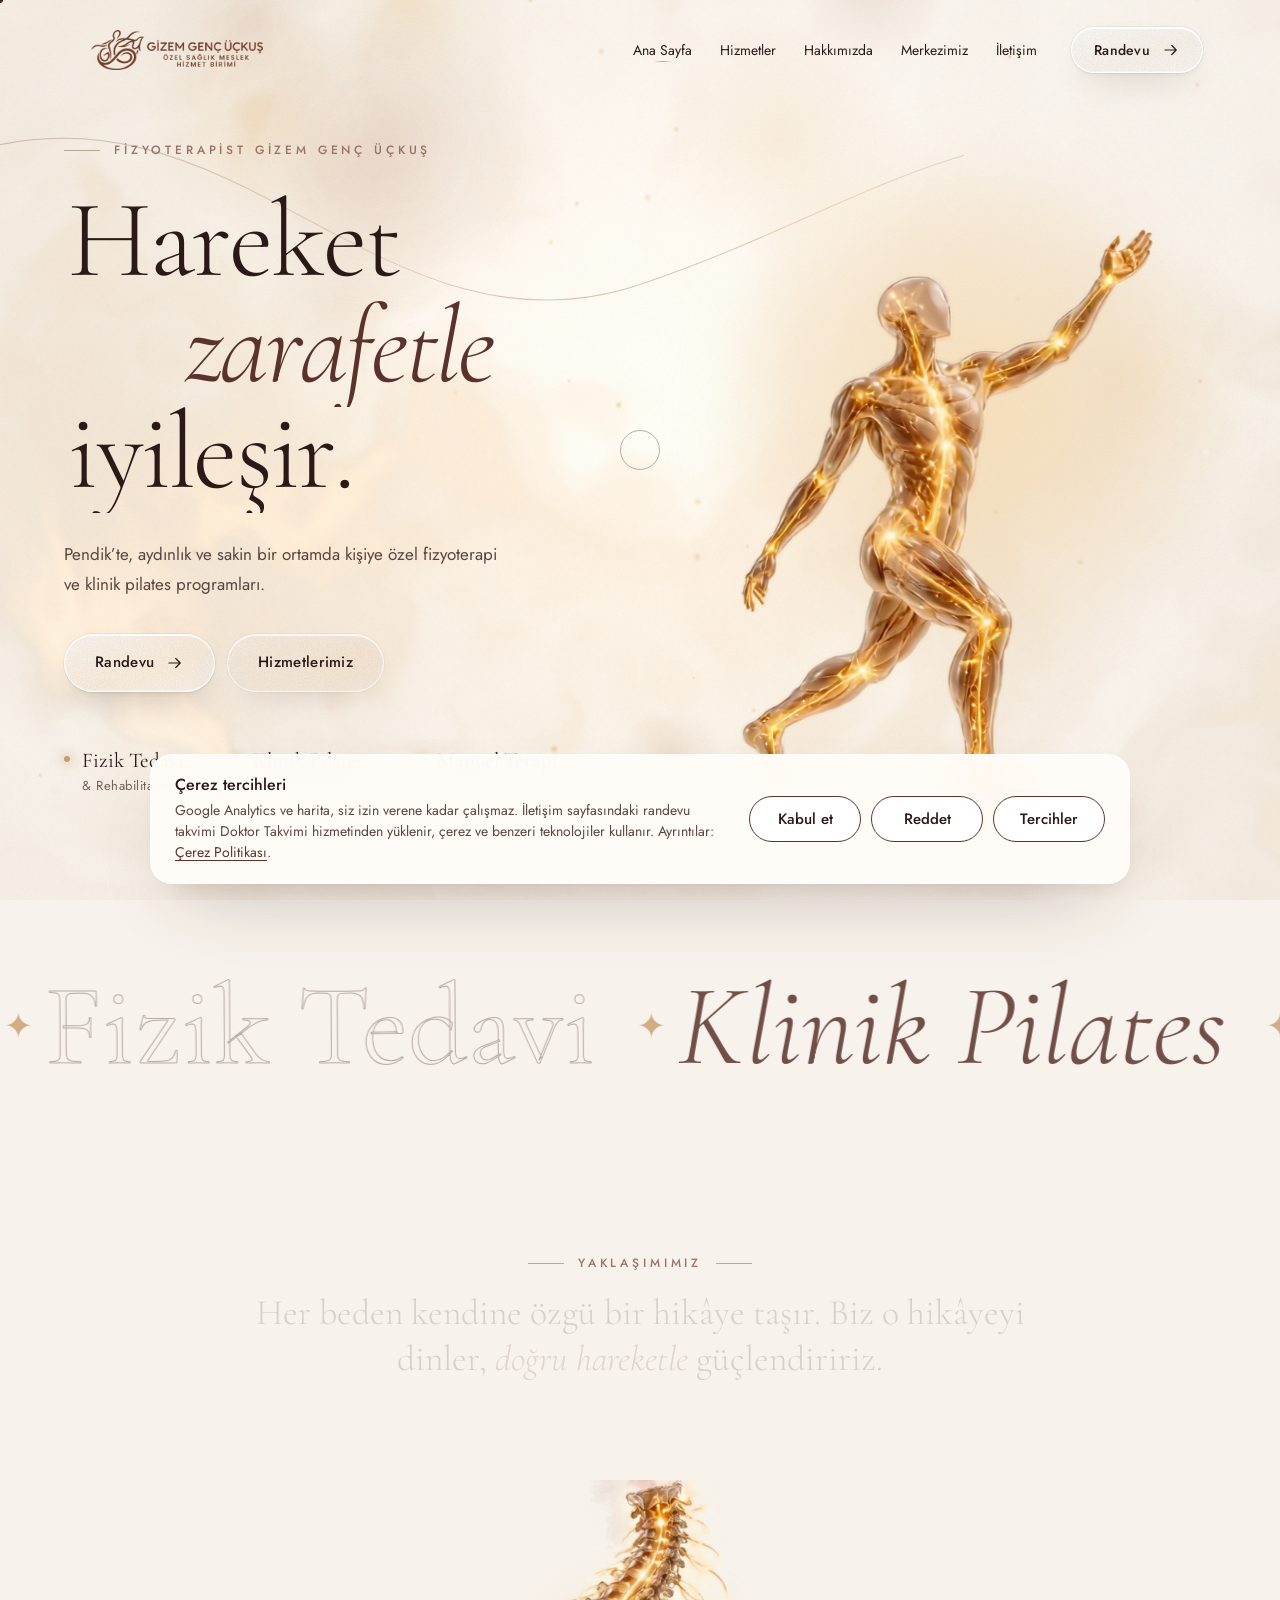
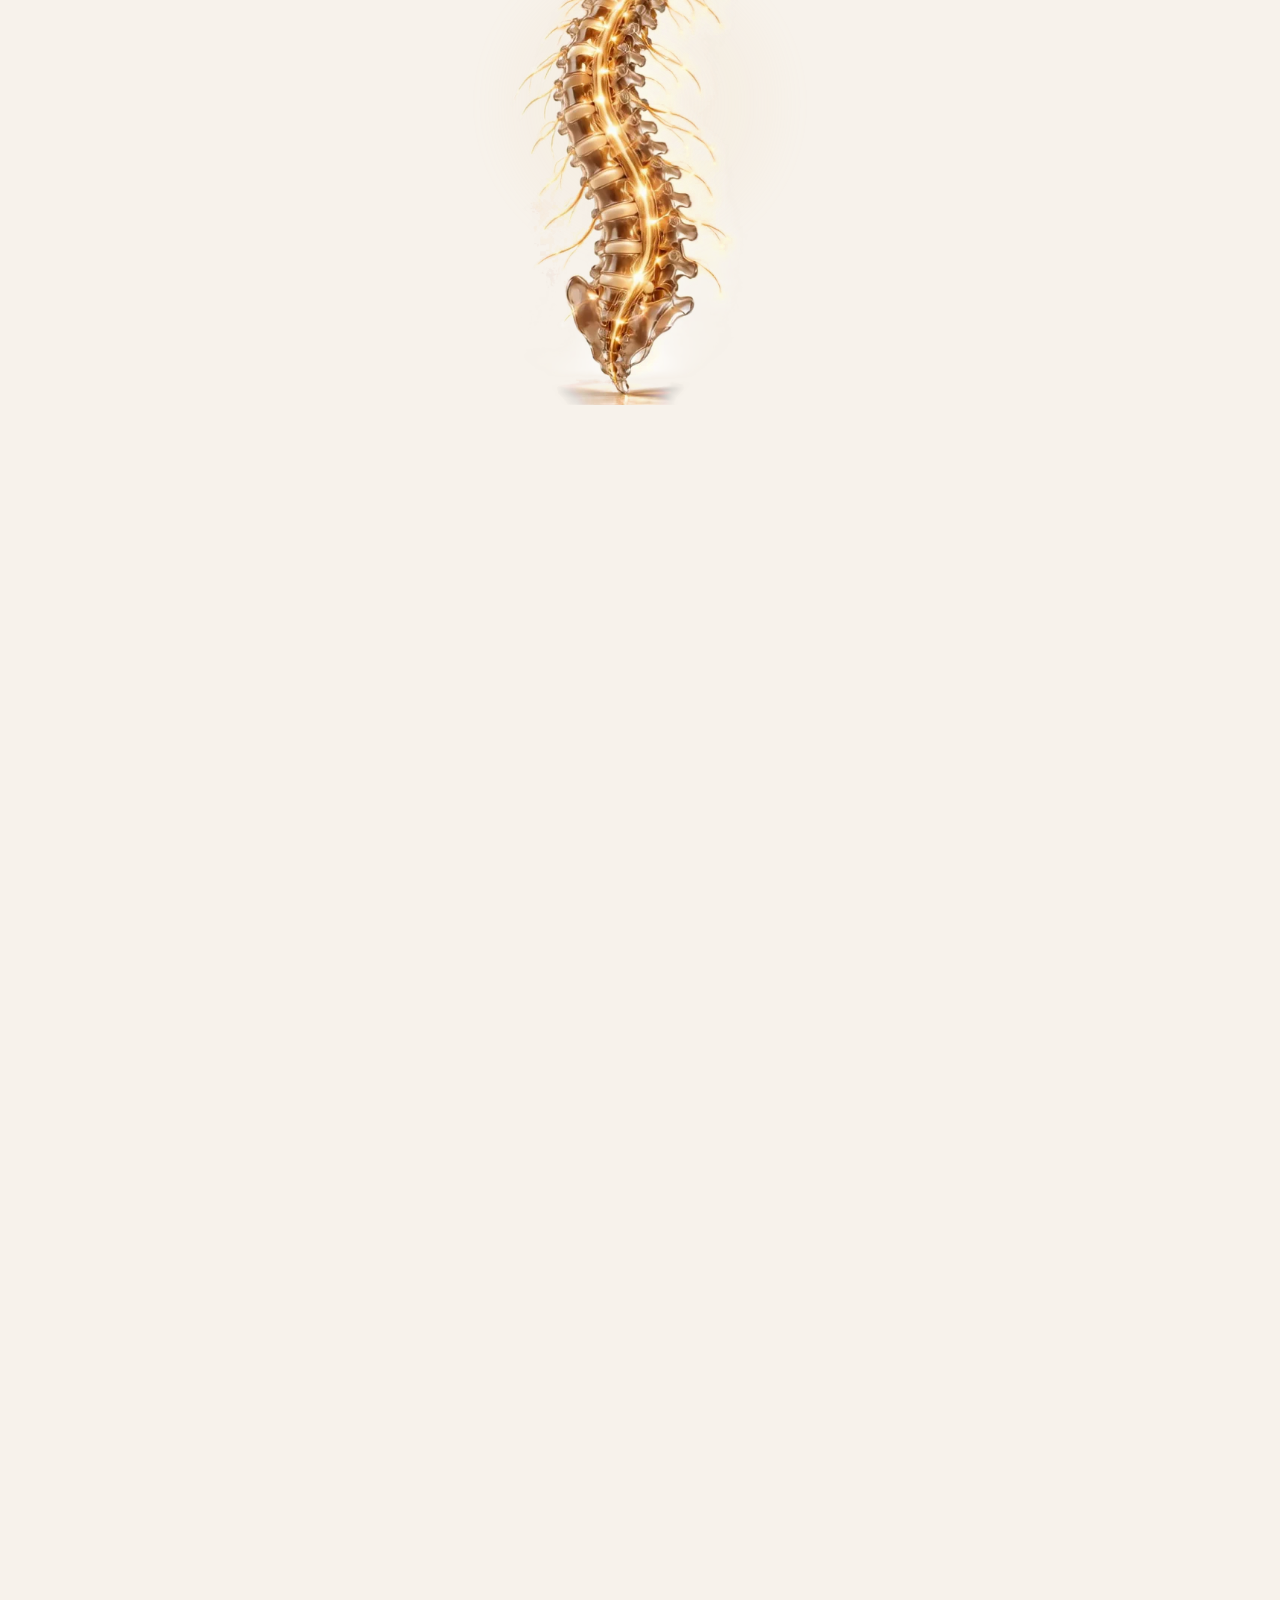
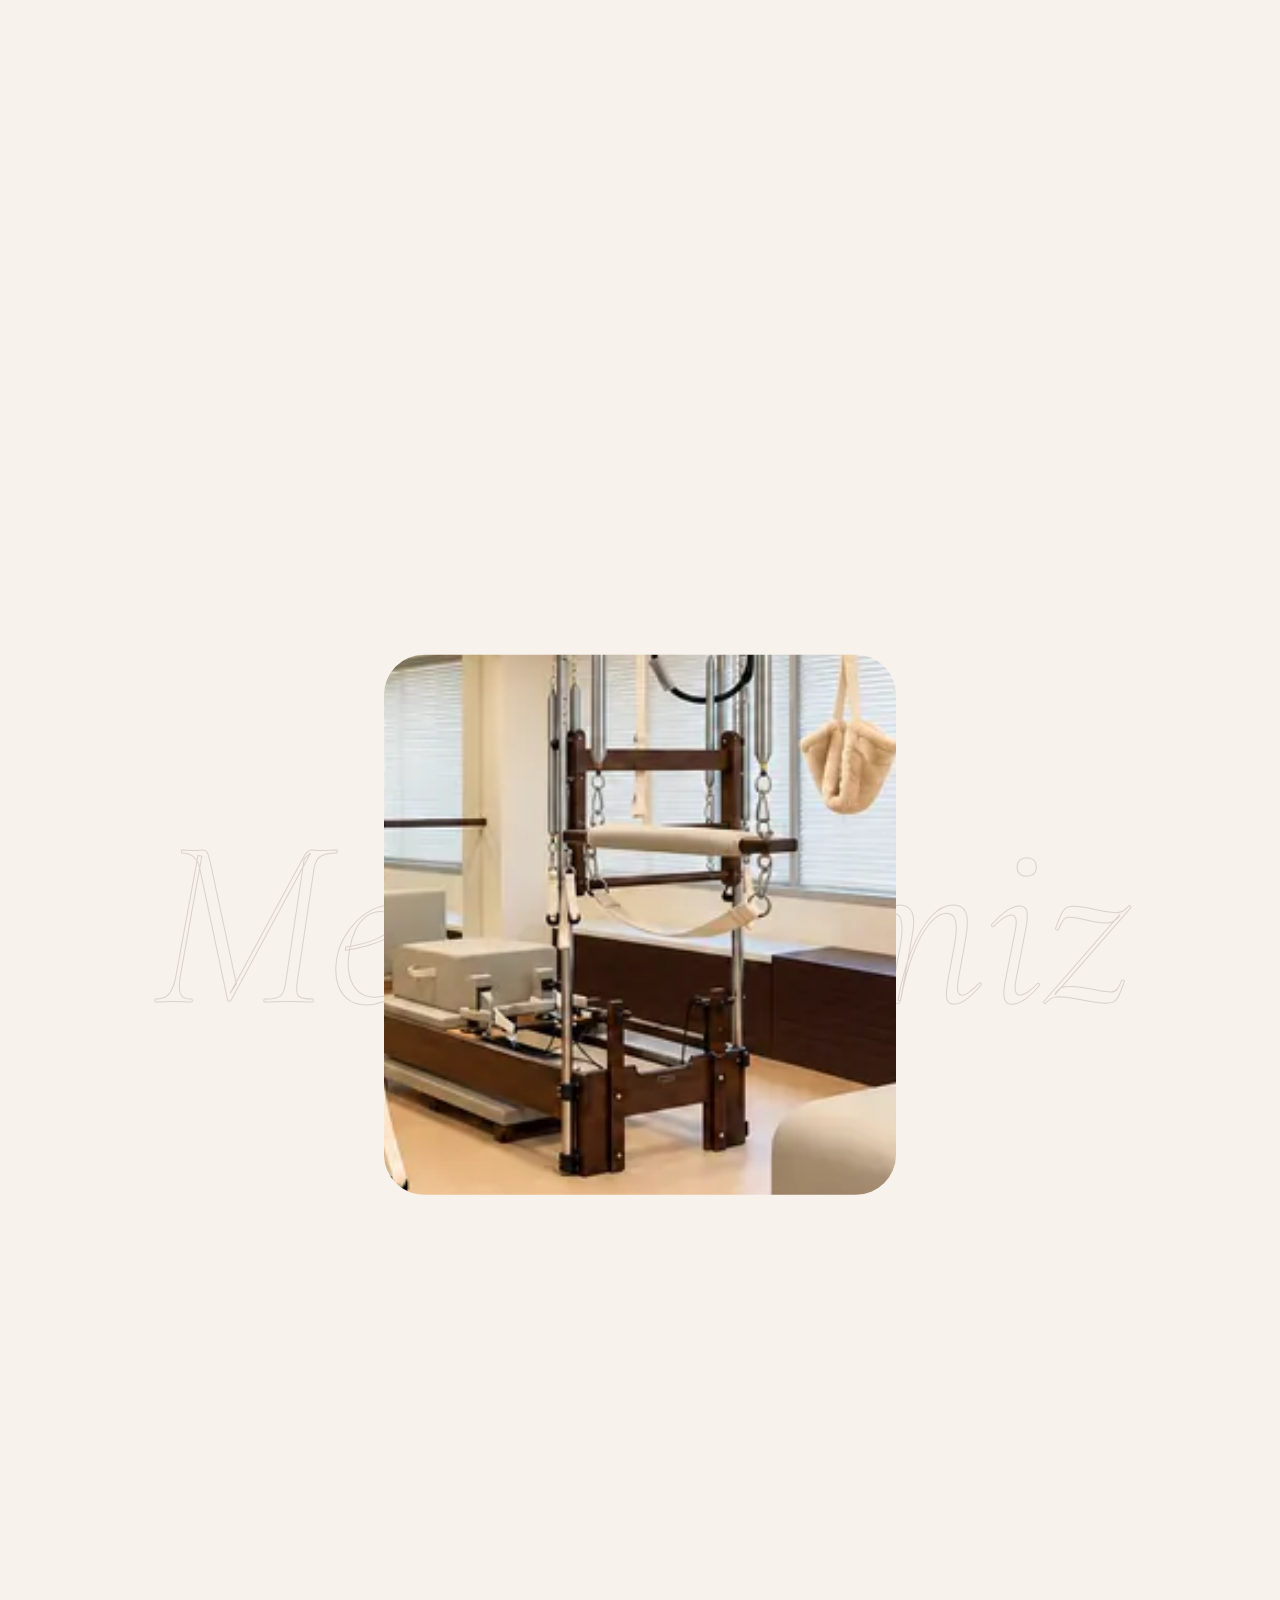
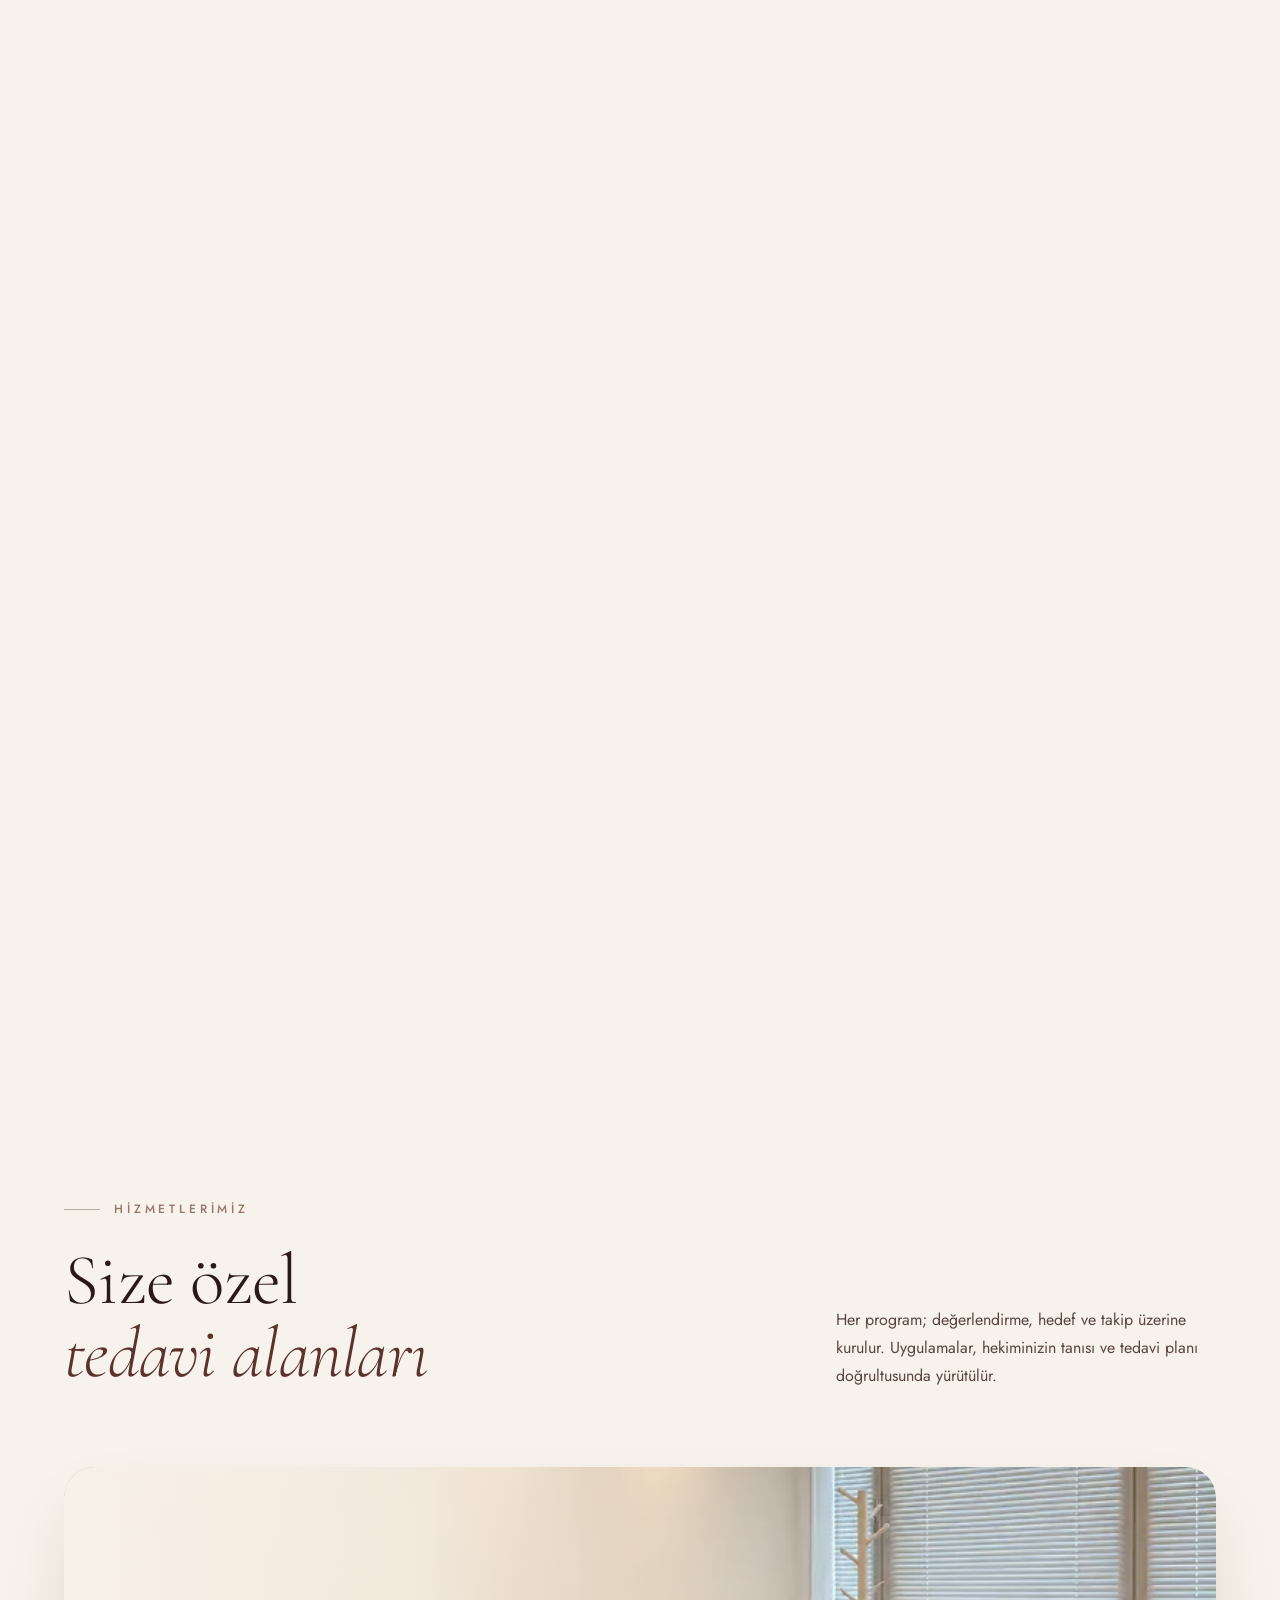
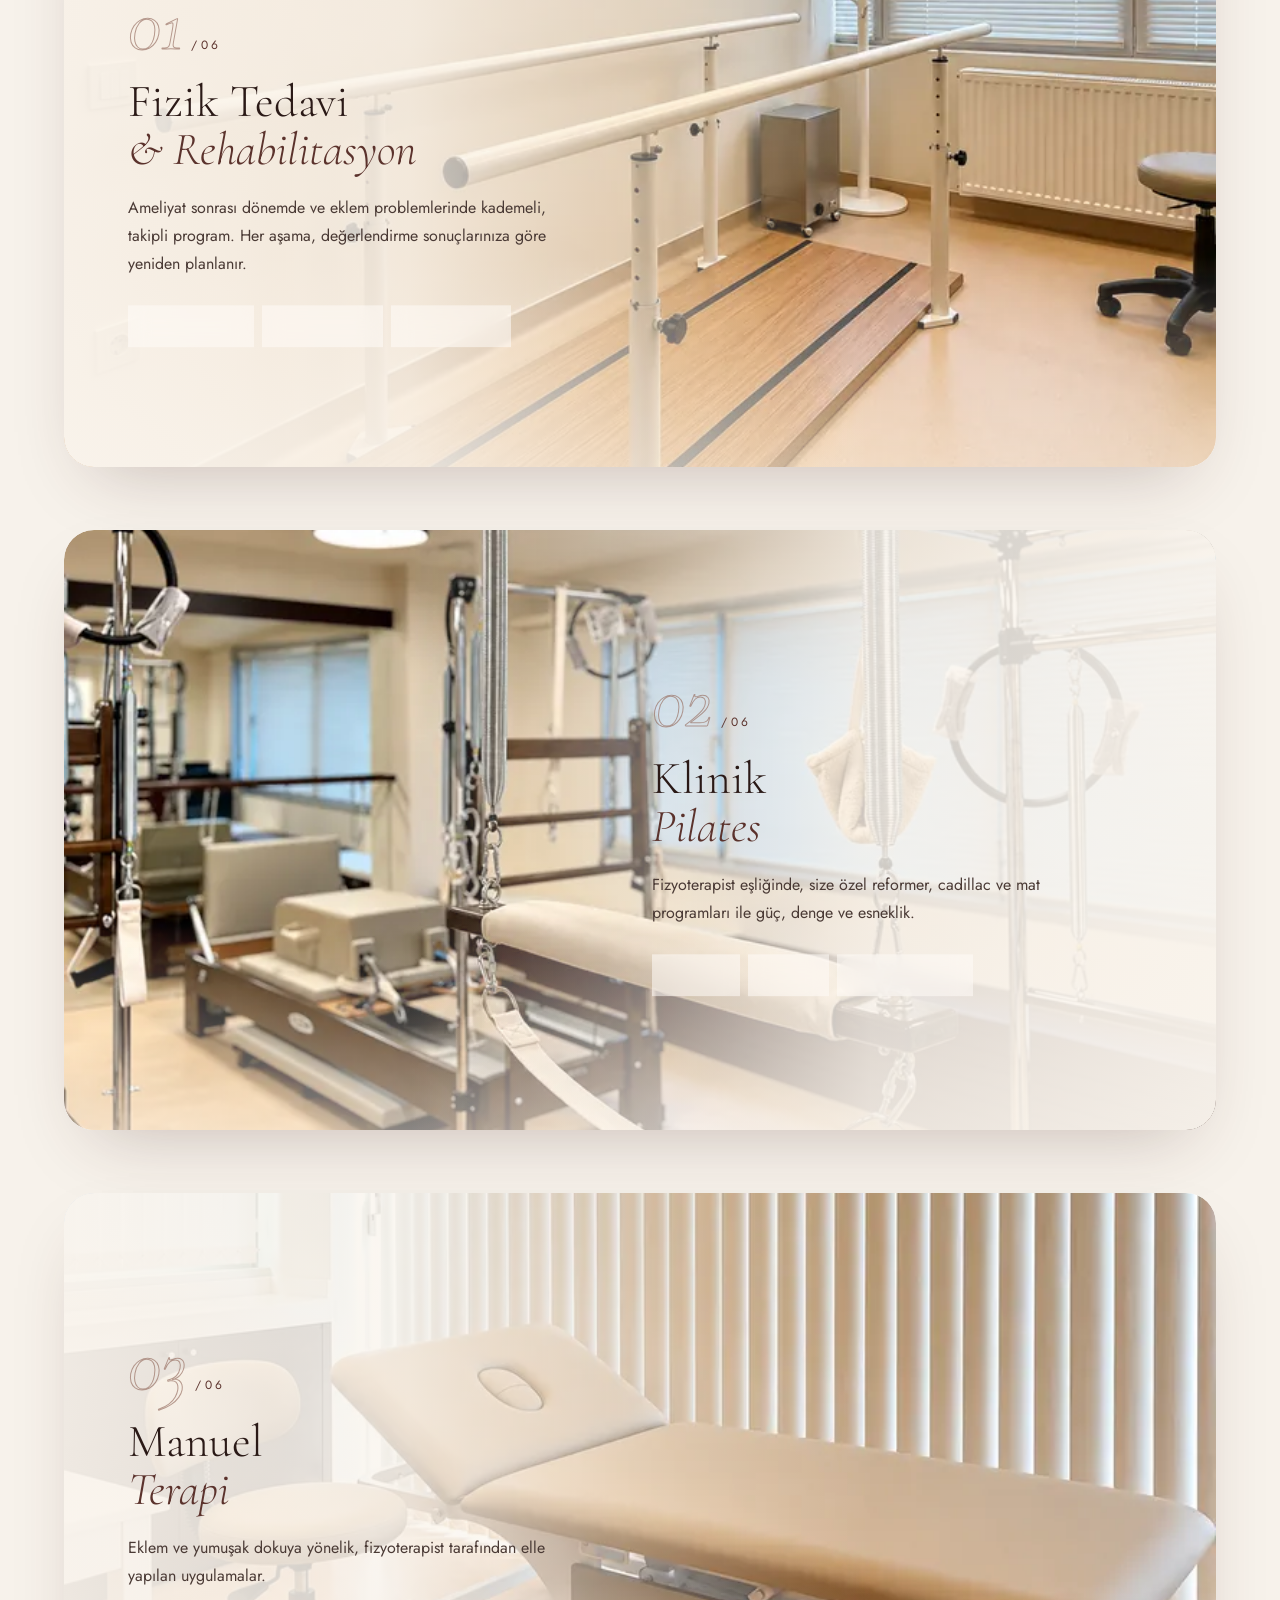
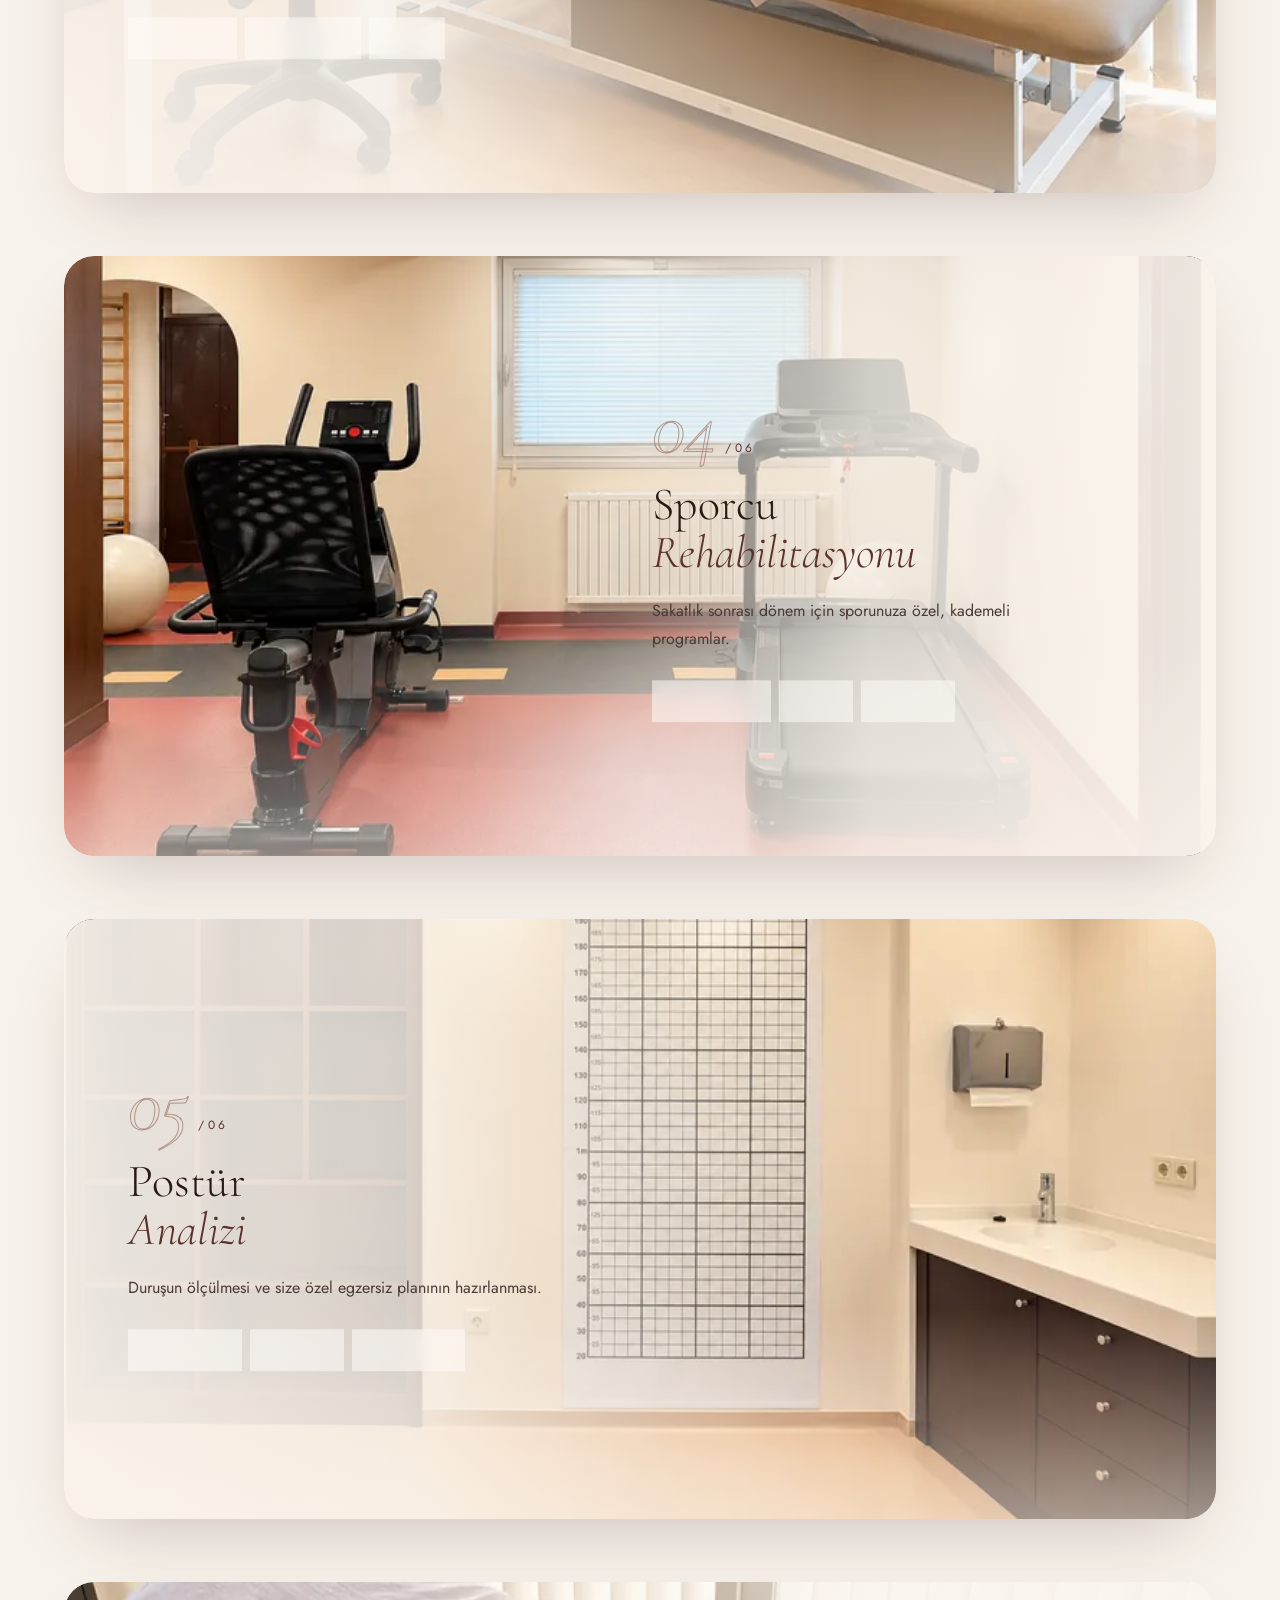
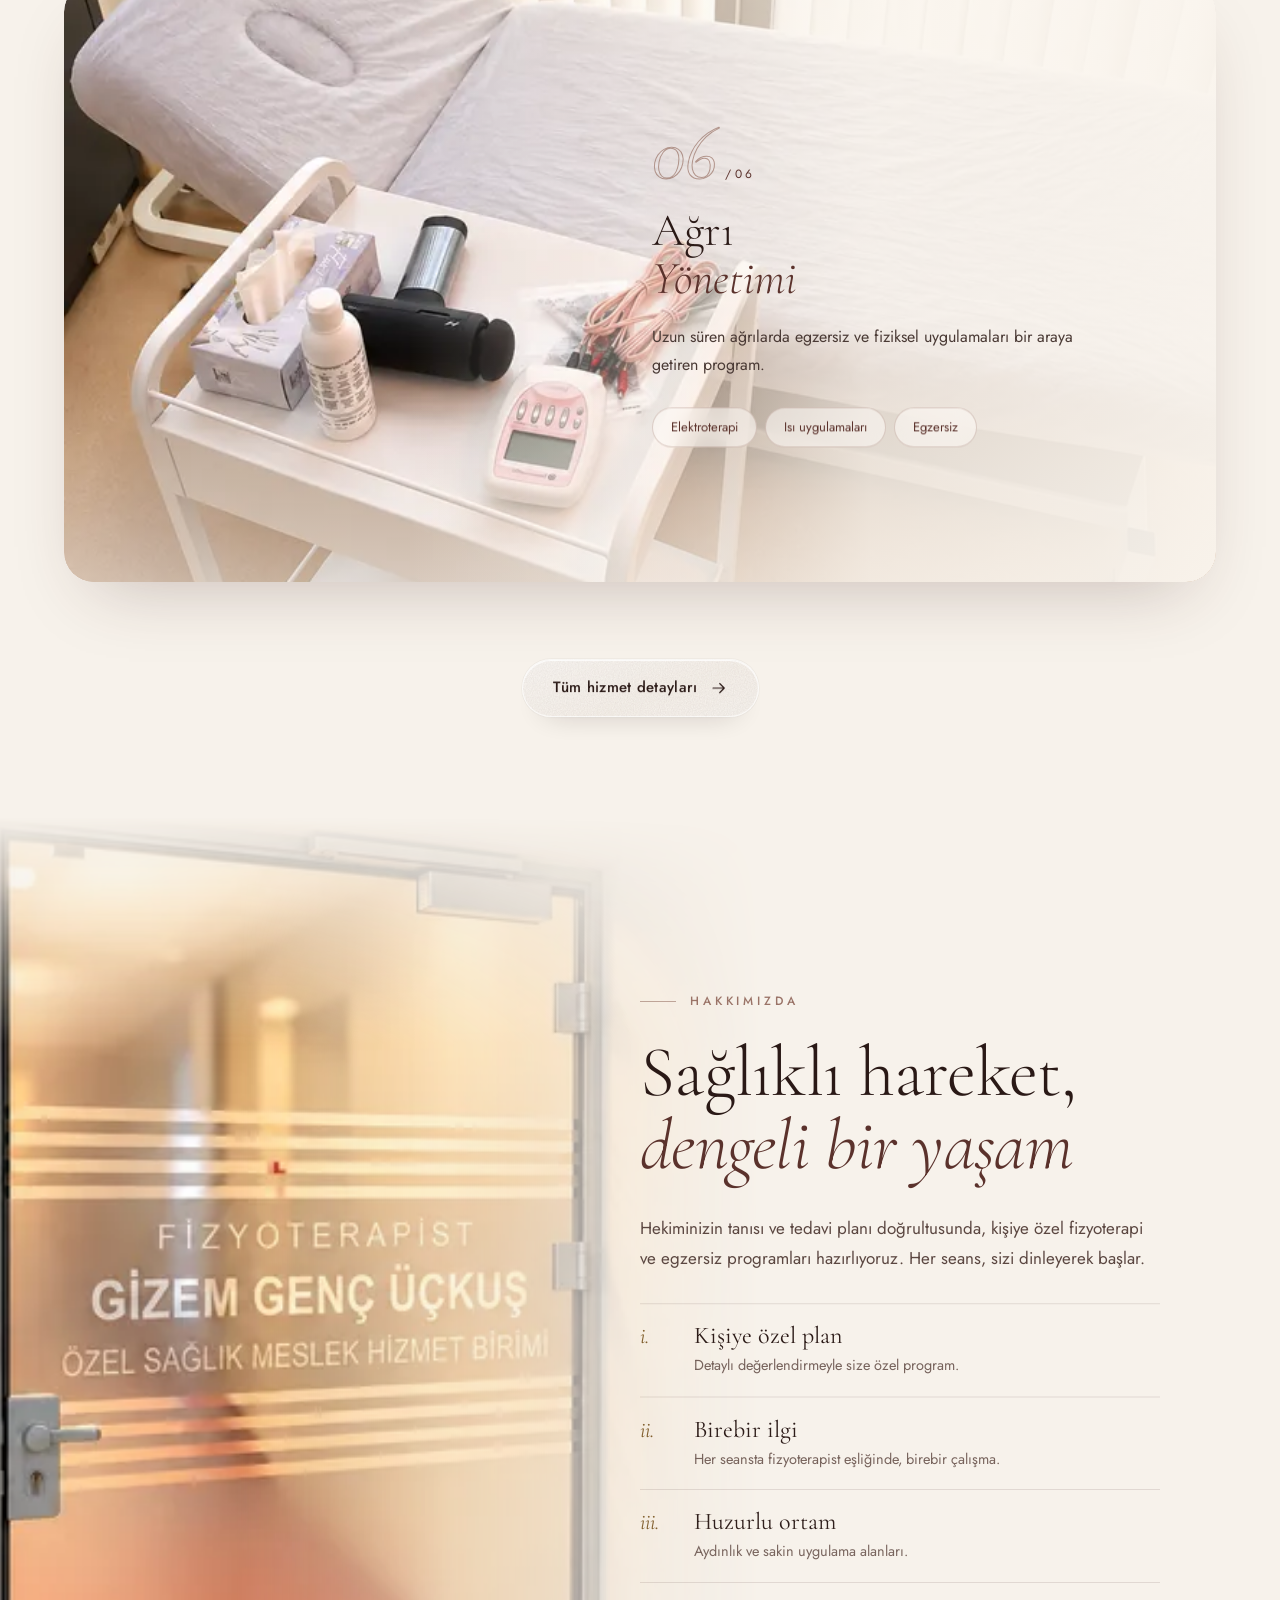
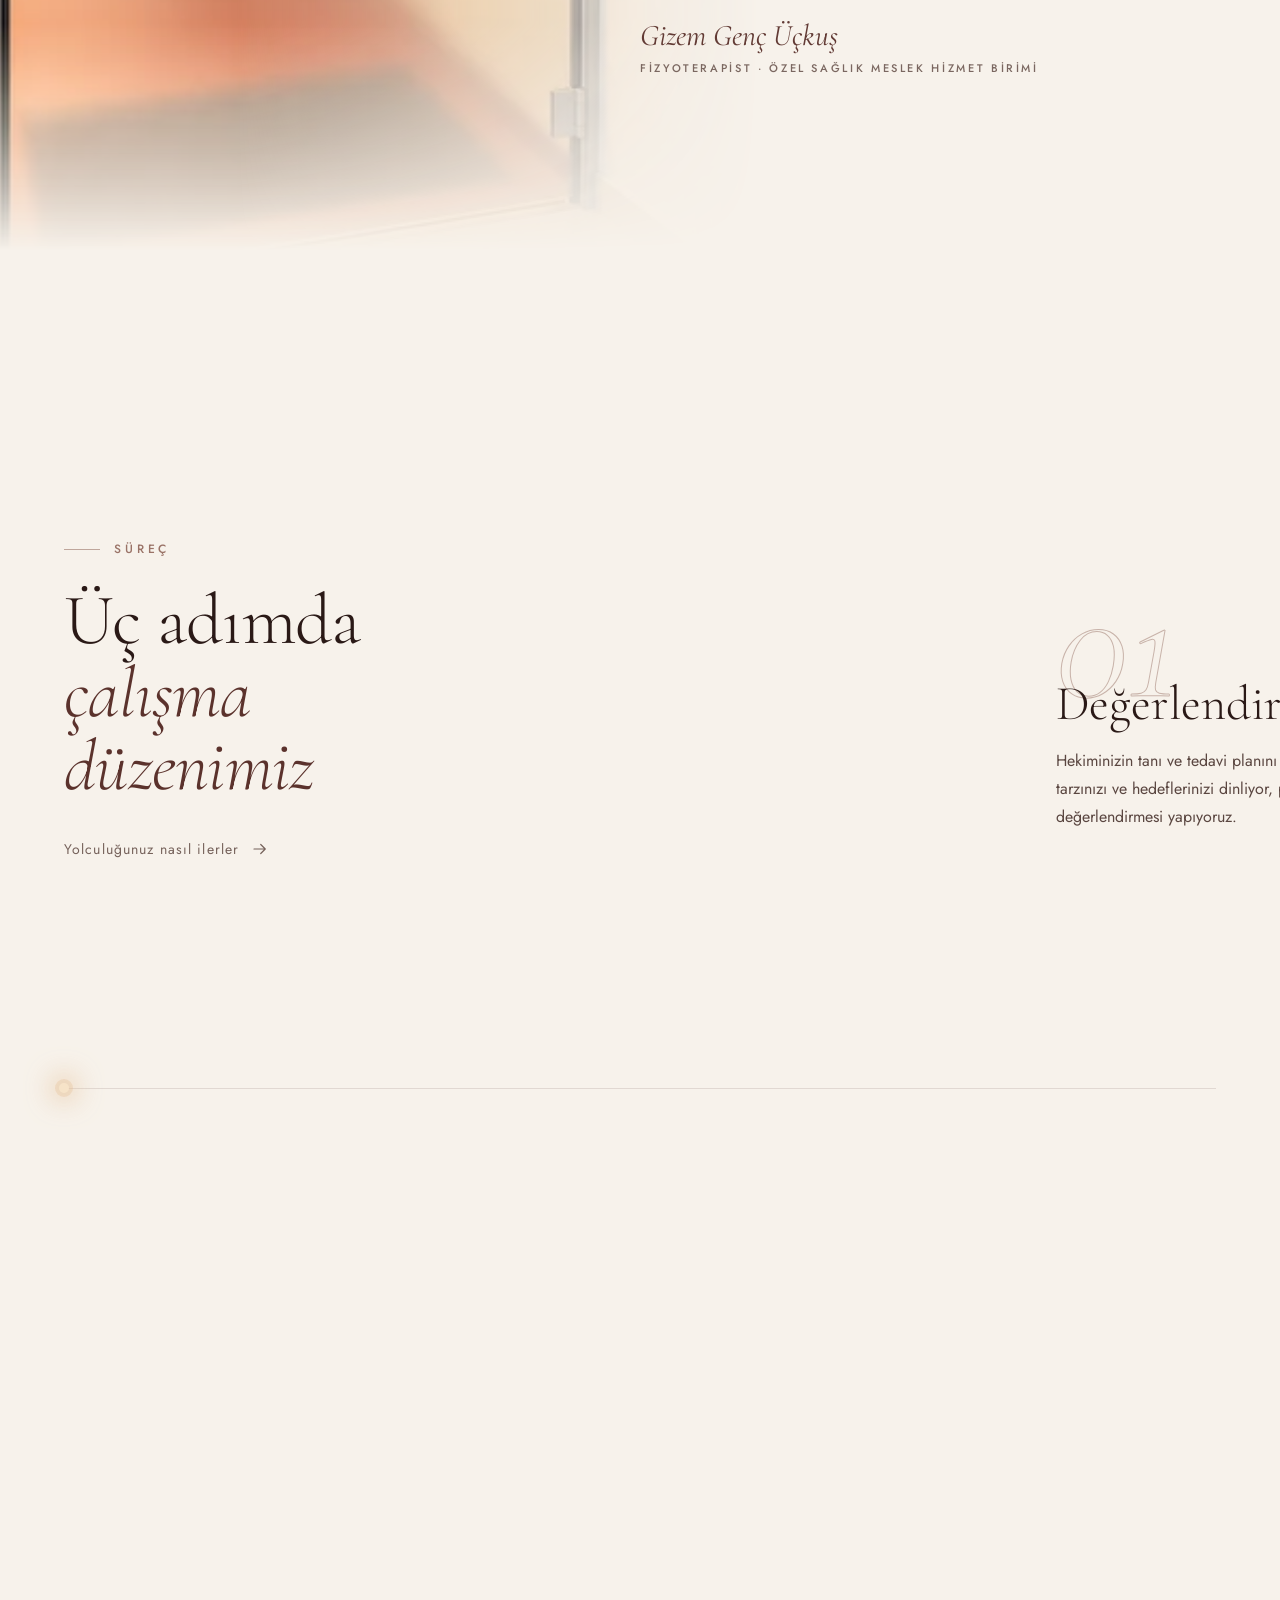
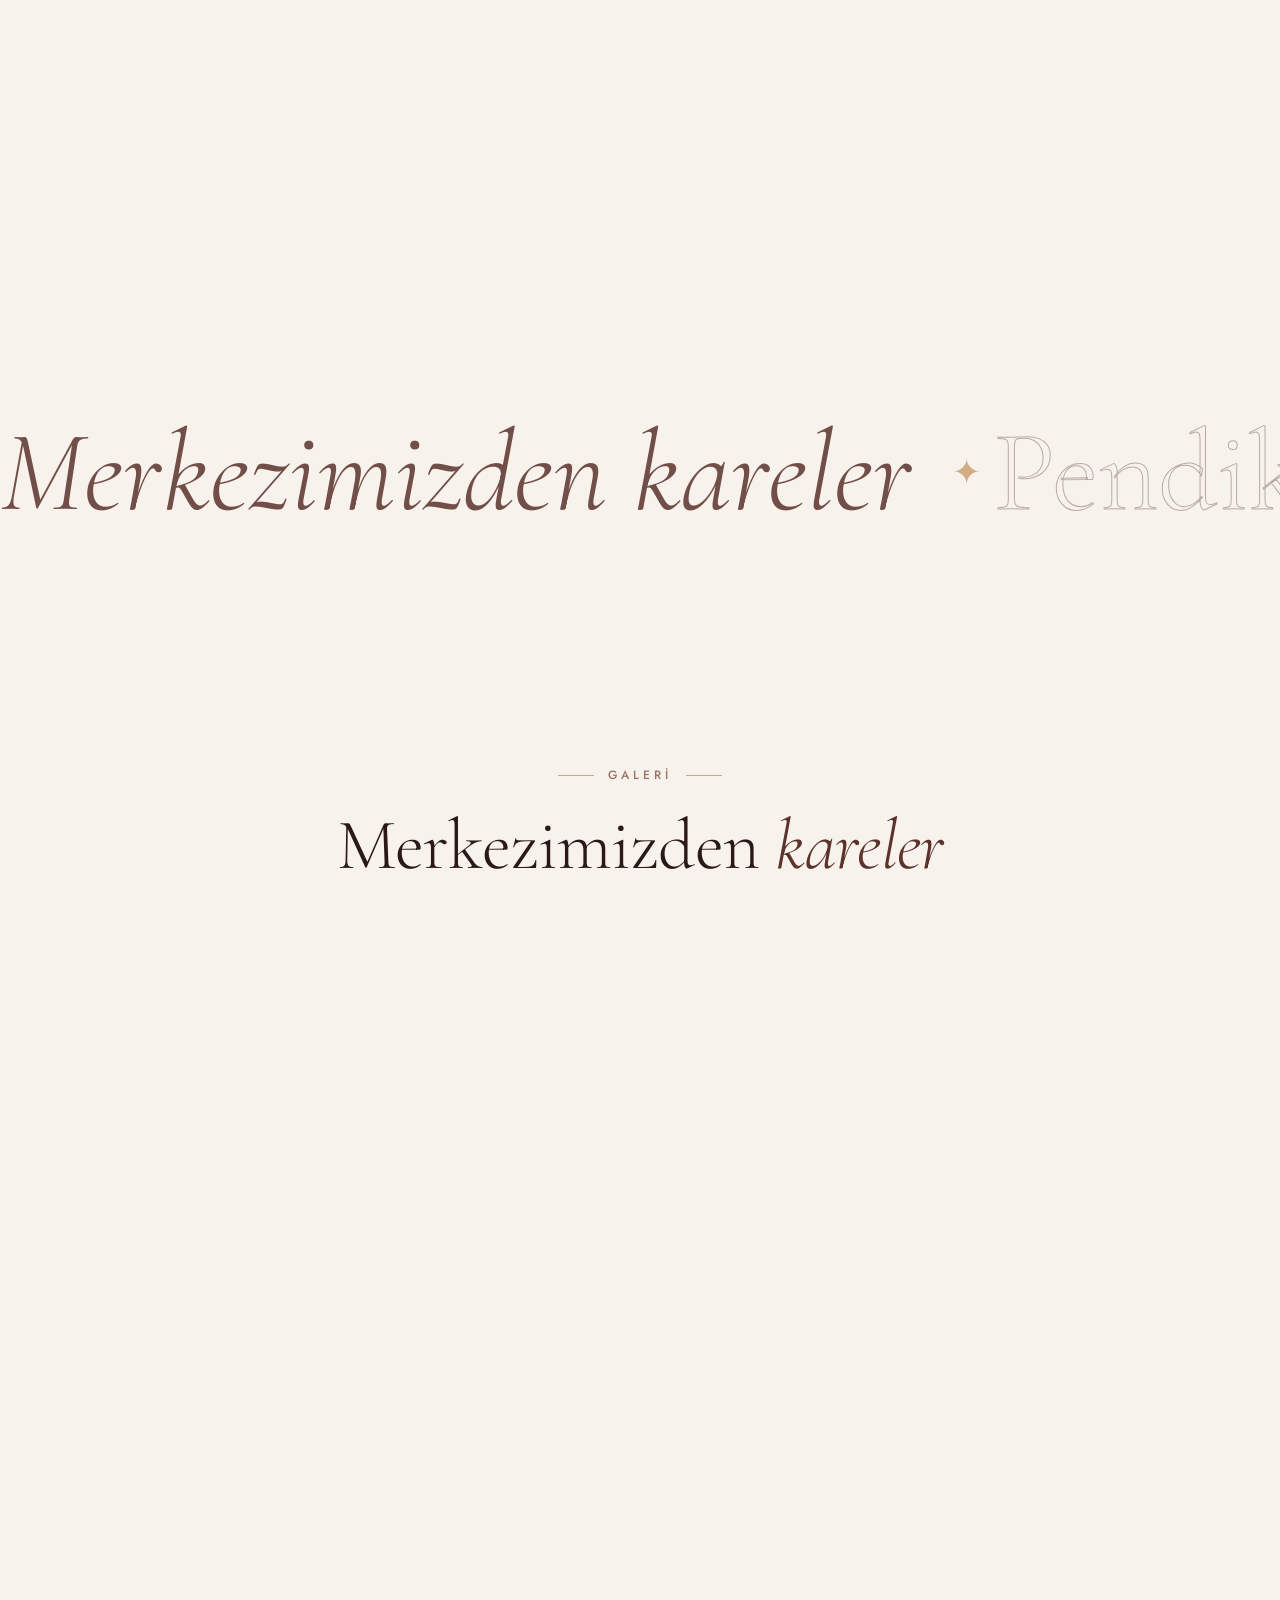
<file: index.html>
<!doctype html>
<html lang="tr" class="no-js">
<head>
  <meta charset="utf-8">
  <meta name="viewport" content="width=device-width, initial-scale=1">
  <title>Fizyoterapist Gizem Genç Üçkuş | Pendik, İstanbul</title>
  <meta name="description" content="Fizyoterapist Gizem Genç Üçkuş Özel Sağlık Meslek Hizmet Birimi, Pendik/İstanbul. Hizmetler, adres, çalışma saatleri ve iletişim bilgileri.">
  <meta name="theme-color" content="#F7F2EB">
  <link rel="icon" type="image/png" sizes="32x32" href="assets/img/simge-32.png">
  <link rel="icon" type="image/png" sizes="192x192" href="assets/img/simge-192.png">
  <link rel="apple-touch-icon" href="assets/img/simge-180.png">
  <link rel="manifest" href="site.webmanifest">

  <link rel="preload" href="assets/fonts/jost-normal-latin.woff2" as="font" type="font/woff2" crossorigin>
  <link rel="preload" href="assets/fonts/cormorant-normal-latin.woff2" as="font" type="font/woff2" crossorigin>
  <link rel="stylesheet" href="css/yazitipi.css?v=e5b4fbf950">

  <link rel="preload" as="image" href="assets/video/insan-altin-hero-v5-poster.webp">
  <link rel="stylesheet" href="css/yeni.css?v=71f97c41a3">
  <script>(function(d){d.classList.replace('no-js','js');try{var t=JSON.parse(localStorage.getItem('gg-tercih'));if(t&&t.s===2&&(Date.now()-new Date(t.t))/864e5<=180)d.classList.add('trc-var')}catch(e){}})(document.documentElement)</script>
  <link rel="canonical" href="https://fizyoterapistgizemgencuckus.com/">
  <meta property="og:type" content="website">
  <meta property="og:locale" content="tr_TR">
  <meta property="og:site_name" content="Fizyoterapist Gizem Genç Üçkuş">
  <meta property="og:title" content="Fizyoterapist Gizem Genç Üçkuş | Pendik, İstanbul">
  <meta property="og:description" content="Fizyoterapist Gizem Genç Üçkuş Özel Sağlık Meslek Hizmet Birimi, Pendik/İstanbul. Hizmetler, adres, çalışma saatleri ve iletişim bilgileri.">
  <meta property="og:url" content="https://fizyoterapistgizemgencuckus.com/">
  <meta property="og:image" content="https://fizyoterapistgizemgencuckus.com/assets/img/paylasim-logo.jpg">
  <meta property="og:image:width" content="1200">
  <meta property="og:image:height" content="630">
  <meta property="og:image:alt" content="Fizyoterapist Gizem Genç Üçkuş logosu">
  <meta name="twitter:card" content="summary_large_image">
  <script type="application/ld+json">{"@context":"https://schema.org","@graph":[{"@type":"Physiotherapy","@id":"https://fizyoterapistgizemgencuckus.com/#birim","name":"Fizyoterapist Gizem Genç Üçkuş Özel Sağlık Meslek Hizmet Birimi","url":"https://fizyoterapistgizemgencuckus.com/","telephone":"+905396266515","image":"https://fizyoterapistgizemgencuckus.com/assets/img/merkez-giris.webp","sameAs":["https://www.instagram.com/fztgizemgencuckus/"],"hasMap":"https://www.google.com/maps/place/Fizyoterapist+Gizem+Gen%C3%A7+%C3%9C%C3%A7ku%C5%9F+%C3%96zel+Sa%C4%9Fl%C4%B1k+Meslek+Hizmet+Birimi/@40.8880961,29.2626402,17z/data=!3m1!4b1!4m6!3m5!1s0x14cadbb7eac5d777:0x2894e27bdfe3eae!8m2!3d40.8880961!4d29.2626402!16s%2Fg%2F11zx43l660","address":{"@type":"PostalAddress","streetAddress":"Fevzi Çakmak Mahallesi, Muhsin Yazıcıoğlu Caddesi No:15, Çelik Plaza İç Kapı:19","addressLocality":"Pendik","addressRegion":"İstanbul","addressCountry":"TR"},"geo":{"@type":"GeoCoordinates","latitude":40.8880961,"longitude":29.2626402},"openingHoursSpecification":[{"@type":"OpeningHoursSpecification","dayOfWeek":["Monday","Tuesday","Wednesday","Thursday","Friday"],"opens":"09:00","closes":"18:00"},{"@type":"OpeningHoursSpecification","dayOfWeek":["Saturday"],"opens":"09:00","closes":"14:00"}]},{"@type":"WebSite","@id":"https://fizyoterapistgizemgencuckus.com/#site","url":"https://fizyoterapistgizemgencuckus.com/","name":"Fizyoterapist Gizem Genç Üçkuş","inLanguage":"tr-TR","publisher":{"@id":"https://fizyoterapistgizemgencuckus.com/#birim"}}]}</script>
  <meta name="gg-olcum" content="G-Q2FYMWF146">
</head>
<body class="is-loading">
  <a class="atla" href="#icerik">İçeriğe atla</a>
  <section class="trc glass" aria-label="Çerez tercihleri" data-lenis-prevent>
    <div class="trc__metin">
      <h2>Çerez tercihleri</h2>
      <p>Google Analytics ve harita, siz izin verene kadar çalışmaz. İletişim sayfasındaki randevu takvimi Doktor Takvimi hizmetinden yüklenir, çerez ve benzeri teknolojiler kullanır. Ayrıntılar: <a href="cerez-politikasi.html">Çerez Politikası</a>.</p>
    </div>
    <div class="trc__dugmeler">
      <button type="button" data-trc="kabul">Kabul et</button>
      <button type="button" data-trc="ret">Reddet</button>
      <button type="button" data-trc="tercih">Tercihler</button>
    </div>
  </section>

  <svg width="0" height="0" style="position:absolute" aria-hidden="true">
    <defs>
      <filter id="l2a" color-interpolation-filters="sRGB"><feColorMatrix type="matrix" values="0 0 0 0 0  0 0 0 0 0  0 0 0 0 0  1 0 0 0 0"/></filter>
      <linearGradient id="gLine" x1="0" y1="0" x2="1" y2="1"><stop offset="0" stop-color="#9A7367"/><stop offset=".5" stop-color="#D2AC82"/><stop offset="1" stop-color="#5B322C"/></linearGradient>
    </defs>
    <symbol id="i-arrow" viewBox="0 0 24 24"><path d="M4 12h15M13 6l6 6-6 6"/></symbol>
    <symbol id="i-arrow-ur" viewBox="0 0 24 24"><path d="M7 17L17 7M9 7h8v8"/></symbol>
    <symbol id="i-chev-l" viewBox="0 0 24 24"><path d="M15 5l-7 7 7 7"/></symbol>
    <symbol id="i-chev-r" viewBox="0 0 24 24"><path d="M9 5l7 7-7 7"/></symbol>
    <symbol id="i-phone" viewBox="0 0 24 24"><path d="M5 3.5h3.5l1.8 4.6-2.3 1.4a11 11 0 0 0 6.5 6.5l1.4-2.3 4.6 1.8V19a2 2 0 0 1-2 2A17 17 0 0 1 3 5.5a2 2 0 0 1 2-2z"/></symbol>
    <symbol id="i-mail" viewBox="0 0 24 24"><rect x="3" y="5" width="18" height="14" rx="2"/><path d="M3.5 6.5l8.5 6.5 8.5-6.5"/></symbol>
    <symbol id="i-pin" viewBox="0 0 24 24"><path d="M12 21s-7-6.2-7-11.5a7 7 0 0 1 14 0C19 14.8 12 21 12 21z"/><circle cx="12" cy="9.5" r="2.6"/></symbol>
    <symbol id="i-clock" viewBox="0 0 24 24"><circle cx="12" cy="12" r="9"/><path d="M12 7v5l3.5 2"/></symbol>
    <symbol id="i-insta" viewBox="0 0 24 24"><rect x="3.5" y="3.5" width="17" height="17" rx="5"/><circle cx="12" cy="12" r="4"/><circle cx="17.2" cy="6.8" r=".9" fill="currentColor"/></symbol>
    <symbol id="i-wa" viewBox="0 0 24 24"><path d="M4 20l1.2-4A8.5 8.5 0 1 1 8.4 19z"/><path d="M9 8.5c0 3.5 3 6.5 6.5 6.5l1-1.6-2-1-1 .9a5 5 0 0 1-2.8-2.8l.9-1-1-2z"/></symbol>
    <symbol id="i-close" viewBox="0 0 24 24"><path d="M5 5l14 14M19 5L5 19"/></symbol>
    <symbol id="i-up" viewBox="0 0 24 24"><path d="M12 19V5M6 11l6-6 6 6"/></symbol>
    <symbol id="i-star" viewBox="0 0 24 24"><path d="M12 2.5l1.9 6.6 6.6 1.9-6.6 1.9L12 19.5l-1.9-6.6L3.5 11l6.6-1.9z" fill="currentColor" stroke="none"/></symbol>
  </svg>

  <div class="loader" aria-hidden="true">
    <div class="loader__dark"><canvas class="loader__zemin"></canvas></div>
    <canvas class="loader__fx"></canvas>
    <p class="loader__sub">Özel Sağlık Meslek Hizmet Birimi</p>
    <p class="loader__hint">imleci gezdirin</p>
  </div>

  <div class="bg" aria-hidden="true">
    <canvas class="bg__fluid"></canvas>
    <div class="bg__fallback"><i></i><i></i><i></i></div>
    <svg class="bg__lines" viewBox="0 0 1440 3200" preserveAspectRatio="xMidYMin slice" fill="none">
      <path d="M-60 180 C 260 60, 420 420, 720 320 S 1180 40, 1500 260"/>
      <path d="M1500 760 C 1180 640, 1060 1020, 760 980 S 220 760, -60 1040"/>
      <path d="M-60 1500 C 300 1380, 520 1820, 880 1680 S 1300 1380, 1500 1620"/>
      <path d="M1500 2240 C 1200 2100, 980 2520, 640 2440 S 140 2200, -60 2480"/>
      <path d="M-60 2880 C 340 2760, 560 3160, 900 3040 S 1320 2780, 1500 2960"/>
    </svg>
    <canvas class="bg__dust"></canvas>
  </div>
  <div class="grain" aria-hidden="true"></div>
  <div class="cursor" aria-hidden="true"><span class="cursor__dot"></span><span class="cursor__ring"><em></em></span></div>
  <div class="progress" aria-hidden="true"><i></i></div>

  <header class="hd">
    <div class="hd__bar">
      <a href="#top" class="hd__logo" aria-label="Gizem Genç Üçkuş Özel Sağlık Meslek Hizmet Birimi, ana sayfa"><img src="assets/img/logo-kahve.webp" alt="Gizem Genç Üçkuş Özel Sağlık Meslek Hizmet Birimi" width="880" height="205" decoding="async"></a>
      <nav class="hd__nav" aria-label="Ana menü">
        <a href="#top" aria-current="page"><span data-t="Ana Sayfa">Ana Sayfa</span></a>
        <a href="hizmetler.html"><span data-t="Hizmetler">Hizmetler</span></a>
        <a href="hakkimizda.html"><span data-t="Hakkımızda">Hakkımızda</span></a>
        <a href="#galeri"><span data-t="Merkezimiz">Merkezimiz</span></a>
        <a href="iletisim.html"><span data-t="İletişim">İletişim</span></a>
      </nav>
      <a href="iletisim.html#randevu" class="btn btn--door btn--sm magnetic hd__cta"><span>Randevu</span><svg class="ico"><use href="#i-arrow"/></svg></a>
      <button class="hd__burger" aria-label="Menüyü aç" aria-expanded="false"><span></span><span></span></button>
    </div>
  </header>

  <div class="mnav" aria-hidden="true" inert>
    <nav>
      <a href="#top" aria-current="page"><small>01</small>Ana Sayfa</a>
      <a href="hizmetler.html"><small>02</small>Hizmetler</a>
      <a href="hakkimizda.html"><small>03</small>Hakkımızda</a>
      <a href="#galeri"><small>04</small>Merkezimiz</a>
      <a href="iletisim.html"><small>05</small>İletişim</a>
    </nav>
    <div class="mnav__foot"><a href="tel:+905396266515">0539 626 65 15</a><a class="mnav__ig" href="https://www.instagram.com/fztgizemgencuckus/" target="_blank" rel="noopener"><svg class="ico"><use href="#i-insta"/></svg>@fztgizemgencuckus</a><span>Pzt – Cuma 09:00 – 18:00<br>Cumartesi 09:00 – 14:00<br>Pazar kapalı</span></div>
  </div>

  <main id="top">
    <span id="icerik" tabindex="-1"></span>

    <section class="hero">

      <div class="wrap hero__wrap">
        <div class="hero__copy">
          <h1 class="kicker hero__kicker"><i></i>Fizyoterapist Gizem Genç Üçkuş</h1>
          <p class="hero__title">
            <span class="ln"><span class="sp">Hareket</span></span>
            <span class="ln ln--in"><em class="sp">zarafetle</em></span>
            <span class="ln"><span class="sp">iyileşir.</span></span>
          </p>
          <p class="hero__lead">Pendik’te, aydınlık ve sakin bir ortamda kişiye özel fizyoterapi ve klinik pilates programları.</p>
          <div class="hero__cta">
            <a href="iletisim.html#randevu" class="btn btn--door magnetic"><span>Randevu</span><svg class="ico"><use href="#i-arrow"/></svg></a>
            <a href="#hizmetler" class="btn btn--glass magnetic"><span>Hizmetlerimiz</span></a>
          </div>
        </div>
        <div class="hero__figure" aria-hidden="true">
          <div class="hero__glow"></div>
          <canvas class="gold hero__video" data-video="assets/video/insan-altin-hero-v5-h.mp4" data-poster="assets/video/insan-altin-hero-v5-poster.webp" data-w="736" data-h="1000"></canvas>
          <div class="hero__floor"></div>
        </div>
        <ul class="hero__facts">
          <li><b>Fizik Tedavi</b><span>&amp; Rehabilitasyon</span></li>
          <li><b>Klinik Pilates</b><span>Reformer · Cadillac</span></li>
          <li><b>Manuel Terapi</b><span>Eklem ve yumuşak doku</span></li>
        </ul>
      </div>
      <a href="#yaklasim" class="hero__scroll" aria-label="Aşağı kaydır"><span>Kaydır</span><i></i></a>
    </section>

    <div class="kin" aria-hidden="true">
      <div class="kin__track"><span>Fizik Tedavi</span><i>✦</i><em>Klinik Pilates</em><i>✦</i><span>Manuel Terapi</span><i>✦</i><em>Postür Analizi</em><i>✦</i><span>Sporcu Rehabilitasyonu</span><i>✦</i><em>Ağrı Yönetimi</em><i>✦</i></div>
    </div>

    <section class="appr" id="yaklasim">
      <div class="appr__pin">
        <div class="appr__head">
          <p class="kicker kicker--c"><i></i>Yaklaşımımız<i></i></p>
          <h2 class="appr__quote" data-words>Her beden kendine özgü bir hikâye taşır. Biz o hikâyeyi dinler, <em>doğru hareketle</em> güçlendiririz.</h2>
        </div>
        <div class="appr__stage">
          <div class="appr__glow" aria-hidden="true"></div>
          <canvas class="gold appr__video" data-video="assets/video/omurga-h.mp4" data-poster="assets/video/omurga-poster.webp" data-w="460" data-h="704" aria-hidden="true"></canvas>
          <div class="appr__pt appr__pt--1"><span class="appr__no">01</span><h3>Ölçülebilir</h3><p>Düzenli ölçüm ve değerlendirmeye dayalı planlama.</p></div>
          <div class="appr__pt appr__pt--2"><span class="appr__no">02</span><h3>Kişiye özel</h3><p>Bedeninize, hedeflerinize ve yaşam tarzınıza göre kurulan program.</p></div>
          <div class="appr__pt appr__pt--3"><span class="appr__no">03</span><h3>Bütüncül</h3><p>Duruş, nefes ve hareket bir bütün olarak ele alınır.</p></div>
        </div>
      </div>
    </section>

    <section class="reveal">
      <div class="reveal__pin">
        <p class="reveal__back" aria-hidden="true">Merkezimiz</p>
        <div class="reveal__frame">
          <img src="assets/img/pilates-studyo.webp" alt="Klinik pilates stüdyosu" loading="lazy" width="1536" height="1024" decoding="async" srcset="assets/img/pilates-studyo-sm.webp 800w, assets/img/pilates-studyo.webp 1536w" sizes="(max-width: 900px) 92vw, 46vw">
          <div class="reveal__veil"></div>
        </div>
        <div class="reveal__text">
          <p class="kicker kicker--light kicker--c"><i></i>Merkezimiz<i></i></p>
          <h2 class="reveal__title">Sakin bir mekân,<br><em>içten bir özen.</em></h2>
        </div>
      </div>
    </section>

    <section class="svc" id="hizmetler">
      <div class="wrap">
        <div class="sec-head">
          <div>
            <p class="kicker"><i></i>Hizmetlerimiz</p>
            <h2 class="h2" data-lines>Size özel<br><em>tedavi alanları</em></h2>
          </div>
          <p class="sec-head__note fx-up">Her program; değerlendirme, hedef ve takip üzerine kurulur. Uygulamalar, hekiminizin tanısı ve tedavi planı doğrultusunda yürütülür.</p>
        </div>
        <div class="stack">
          <article class="stk"><div class="stk__in">
            <div class="stk__media" data-cursor="İncele"><img src="assets/img/paralel-bar-2.webp" alt="Yürüme eğitimi için paralel bar" loading="lazy" width="1448" height="1086" decoding="async" srcset="assets/img/paralel-bar-2-sm.webp 800w, assets/img/paralel-bar-2.webp 1448w" sizes="(max-width: 900px) 92vw, 46vw"></div>
            <div class="stk__body"><span class="stk__no">01<small>/06</small></span><h3>Fizik Tedavi <em>&amp; Rehabilitasyon</em></h3><p>Ameliyat sonrası dönemde ve eklem problemlerinde kademeli, takipli program. Her aşama, değerlendirme sonuçlarınıza göre yeniden planlanır.</p><ul class="stk__tags"><li>Ameliyat sonrası</li><li>Eklem sorunları</li><li>Yürüme eğitimi</li></ul></div>
          </div></article>
          <article class="stk"><div class="stk__in">
            <div class="stk__media" data-cursor="İncele"><img src="assets/img/pilates-cadillac.webp" alt="Klinik pilates cadillac cihazı" loading="lazy" width="1448" height="1086" decoding="async" srcset="assets/img/pilates-cadillac-sm.webp 800w, assets/img/pilates-cadillac.webp 1448w" sizes="(max-width: 900px) 92vw, 46vw"></div>
            <div class="stk__body"><span class="stk__no">02<small>/06</small></span><h3>Klinik <em>Pilates</em></h3><p>Fizyoterapist eşliğinde, size özel reformer, cadillac ve mat programları ile güç, denge ve esneklik.</p><ul class="stk__tags"><li>Reformer</li><li>Cadillac</li><li>Core stabilizasyon</li></ul></div>
          </div></article>
          <article class="stk"><div class="stk__in">
            <div class="stk__media" data-cursor="İncele"><img src="assets/img/manuel-terapi-yatak.webp" alt="Manuel terapi yatağı" loading="lazy" width="1448" height="1086" decoding="async" srcset="assets/img/manuel-terapi-yatak-sm.webp 800w, assets/img/manuel-terapi-yatak.webp 1448w" sizes="(max-width: 900px) 92vw, 46vw"></div>
            <div class="stk__body"><span class="stk__no">03<small>/06</small></span><h3>Manuel <em>Terapi</em></h3><p>Eklem ve yumuşak dokuya yönelik, fizyoterapist tarafından elle yapılan uygulamalar.</p><ul class="stk__tags"><li>Mobilizasyon</li><li>Yumuşak doku</li><li>Germe</li></ul></div>
          </div></article>
          <article class="stk"><div class="stk__in">
            <div class="stk__media" data-cursor="İncele"><img src="assets/img/kardiyo-alani.webp" alt="Kardiyo ve kondisyon alanı" loading="lazy" width="1448" height="1086" decoding="async" srcset="assets/img/kardiyo-alani-sm.webp 800w, assets/img/kardiyo-alani.webp 1448w" sizes="(max-width: 900px) 92vw, 46vw"></div>
            <div class="stk__body"><span class="stk__no">04<small>/06</small></span><h3>Sporcu <em>Rehabilitasyonu</em></h3><p>Sakatlık sonrası dönem için sporunuza özel, kademeli programlar.</p><ul class="stk__tags"><li>Sakatlık sonrası</li><li>Kuvvet</li><li>Kondisyon</li></ul></div>
          </div></article>
          <article class="stk"><div class="stk__in">
            <div class="stk__media" data-cursor="İncele"><img src="assets/img/postur-analizi.webp" alt="Postür ölçüm tablosu" loading="lazy" width="1536" height="1024" decoding="async" srcset="assets/img/postur-analizi-sm.webp 800w, assets/img/postur-analizi.webp 1536w" sizes="(max-width: 900px) 92vw, 46vw"></div>
            <div class="stk__body"><span class="stk__no">05<small>/06</small></span><h3>Postür <em>Analizi</em></h3><p>Duruşun ölçülmesi ve size özel egzersiz planının hazırlanması.</p><ul class="stk__tags"><li>Duruş ölçümü</li><li>Hizalanma</li><li>Egzersiz planı</li></ul></div>
          </div></article>
          <article class="stk"><div class="stk__in">
            <div class="stk__media" data-cursor="İncele"><img src="assets/img/elektroterapi.webp" alt="Elektroterapi cihazı" loading="lazy" width="1448" height="1086" decoding="async" srcset="assets/img/elektroterapi-sm.webp 800w, assets/img/elektroterapi.webp 1448w" sizes="(max-width: 900px) 92vw, 46vw"></div>
            <div class="stk__body"><span class="stk__no">06<small>/06</small></span><h3>Ağrı <em>Yönetimi</em></h3><p>Uzun süren ağrılarda egzersiz ve fiziksel uygulamaları bir araya getiren program.</p><ul class="stk__tags"><li>Elektroterapi</li><li>Isı uygulamaları</li><li>Egzersiz</li></ul></div>
          </div></article>
        </div>
        <div class="svc__more fx-up"><a href="hizmetler.html" class="btn btn--glass magnetic"><span>Tüm hizmet detayları</span><svg class="ico"><use href="#i-arrow"/></svg></a></div>
      </div>
    </section>

    <section class="about" id="hakkimizda">
      <div class="about__photo" aria-hidden="true"><img src="assets/img/giris-kapi.webp" alt="" loading="lazy" width="1448" height="1086" decoding="async" srcset="assets/img/giris-kapi-sm.webp 800w, assets/img/giris-kapi.webp 1448w" sizes="(max-width: 900px) 92vw, 46vw"></div>
      <div class="wrap about__wrap">
        <div class="about__copy">
          <p class="kicker"><i></i>Hakkımızda</p>
          <h2 class="h2" data-lines>Sağlıklı hareket,<br><em>dengeli bir yaşam</em></h2>
          <p class="about__text fx-up">Hekiminizin tanısı ve tedavi planı doğrultusunda, kişiye özel fizyoterapi ve egzersiz programları hazırlıyoruz. Her seans, sizi dinleyerek başlar.</p>
          <ol class="about__list">
            <li class="fx-up"><span>i.</span><div><b>Kişiye özel plan</b><p>Detaylı değerlendirmeyle size özel program.</p></div></li>
            <li class="fx-up"><span>ii.</span><div><b>Birebir ilgi</b><p>Her seansta fizyoterapist eşliğinde, birebir çalışma.</p></div></li>
            <li class="fx-up"><span>iii.</span><div><b>Huzurlu ortam</b><p>Aydınlık ve sakin uygulama alanları.</p></div></li>
          </ol>
          <p class="about__sign fx-up">Gizem Genç Üçkuş <small>Fizyoterapist · Özel Sağlık Meslek Hizmet Birimi</small></p>
        </div>
      </div>
    </section>

    <section class="proc" id="surec">
      <div class="proc__pin">
        <div class="proc__track">
          <div class="proc__intro">
            <p class="kicker"><i></i>Süreç</p>
            <h2 class="h2">Üç adımda<br><em>çalışma düzenimiz</em></h2>
            <p class="proc__hint">Yolculuğunuz nasıl ilerler <svg class="ico"><use href="#i-arrow"/></svg></p>
          </div>
          <article class="pstep">
            <div class="pstep__img"><img src="assets/img/postur-analizi.webp" alt="Postür analizi tablosu" loading="lazy" width="1536" height="1024" decoding="async" srcset="assets/img/postur-analizi-sm.webp 800w, assets/img/postur-analizi.webp 1536w" sizes="(max-width: 900px) 92vw, 46vw"></div>
            <div class="pstep__txt"><span class="pstep__no">01</span><h3>Değerlendirme</h3><p>Hekiminizin tanı ve tedavi planını inceliyor; yaşam tarzınızı ve hedeflerinizi dinliyor, postür ve hareket değerlendirmesi yapıyoruz.</p></div>
          </article>
          <article class="pstep">
            <div class="pstep__img"><img src="assets/img/gorusme-odasi.webp" alt="Görüşme odası" loading="lazy" width="1448" height="1086" decoding="async" srcset="assets/img/gorusme-odasi-sm.webp 800w, assets/img/gorusme-odasi.webp 1448w" sizes="(max-width: 900px) 92vw, 46vw"></div>
            <div class="pstep__txt"><span class="pstep__no">02</span><h3>Kişiye Özel Plan</h3><p>Size özel tedavi ve egzersiz programını ölçülebilir hedeflerle oluşturuyoruz.</p></div>
          </article>
          <article class="pstep">
            <div class="pstep__img"><img src="assets/img/egzersiz-alani.webp" alt="Egzersiz alanı" loading="lazy" width="1536" height="1024" decoding="async" srcset="assets/img/egzersiz-alani-sm.webp 800w, assets/img/egzersiz-alani.webp 1536w" sizes="(max-width: 900px) 92vw, 46vw"></div>
            <div class="pstep__txt"><span class="pstep__no">03</span><h3>Takip ve Ev Programı</h3><p>Düzenli takip ve ev programıyla süreci birlikte sürdürüyoruz.</p></div>
          </article>
        </div>
        <div class="proc__rail" aria-hidden="true"><i></i><b></b></div>
      </div>
    </section>

    <div class="kin kin--rev" aria-hidden="true">
      <div class="kin__track"><em>Merkezimizden kareler</em><i>✦</i><span>Pendik / İstanbul</span><i>✦</i><em>Merkezimizden kareler</em><i>✦</i><span>Pendik / İstanbul</span><i>✦</i></div>
    </div>

    <section class="gal" id="galeri">
      <div class="wrap">
        <div class="sec-head sec-head--c">
          <p class="kicker kicker--c"><i></i>Galeri<i></i></p>
          <h2 class="h2" data-lines>Merkezimizden <em>kareler</em></h2>
        </div>
      </div>
      <div class="cf" tabindex="0" aria-roledescription="carousel" aria-label="Merkez galerisi">
        <div class="cf__stage" data-cursor="Sürükle" data-cursor-solid>
          <figure class="cf__s" data-cap="Birim Girişi" data-cat="Ortak Alan" data-full="assets/img/merkez-giris.webp"><img src="assets/img/merkez-giris-sm.webp" srcset="assets/img/merkez-giris-sm.webp 800w, assets/img/merkez-giris.webp 1600w" sizes="(max-width: 900px) 74vw, 44vw" alt="Birim Girişi" loading="lazy" draggable="false" width="800" height="600" decoding="async"></figure>
          <figure class="cf__s" data-cap="Resepsiyon" data-cat="Ortak Alan" data-full="assets/img/resepsiyon.webp"><img src="assets/img/resepsiyon-sm.webp" srcset="assets/img/resepsiyon-sm.webp 800w, assets/img/resepsiyon.webp 1600w" sizes="(max-width: 900px) 74vw, 44vw" alt="Resepsiyon" loading="lazy" draggable="false" width="800" height="600" decoding="async"></figure>
          <figure class="cf__s" data-cap="Tedavi Salonu" data-cat="Tedavi" data-full="assets/img/tedavi-salonu.webp"><img src="assets/img/tedavi-salonu-sm.webp" srcset="assets/img/tedavi-salonu-sm.webp 800w, assets/img/tedavi-salonu.webp 1600w" sizes="(max-width: 900px) 74vw, 44vw" alt="Tedavi Salonu" loading="lazy" draggable="false" width="800" height="600" decoding="async"></figure>
          <figure class="cf__s" data-cap="Pilates Stüdyosu" data-cat="Pilates" data-full="assets/img/pilates-studyo.webp"><img src="assets/img/pilates-studyo-sm.webp" srcset="assets/img/pilates-studyo-sm.webp 800w, assets/img/pilates-studyo.webp 1600w" sizes="(max-width: 900px) 74vw, 44vw" alt="Pilates Stüdyosu" loading="lazy" draggable="false" width="800" height="533" decoding="async"></figure>
          <figure class="cf__s" data-cap="Uygulama Odası" data-cat="Tedavi" data-full="assets/img/uygulama-odasi.webp"><img src="assets/img/uygulama-odasi-sm.webp" srcset="assets/img/uygulama-odasi-sm.webp 800w, assets/img/uygulama-odasi.webp 1600w" sizes="(max-width: 900px) 74vw, 44vw" alt="Uygulama Odası" loading="lazy" draggable="false" width="800" height="600" decoding="async"></figure>
          <figure class="cf__s" data-cap="Bekleme Alanı" data-cat="Ortak Alan" data-full="assets/img/bekleme-alani.webp"><img src="assets/img/bekleme-alani-sm.webp" srcset="assets/img/bekleme-alani-sm.webp 800w, assets/img/bekleme-alani.webp 1600w" sizes="(max-width: 900px) 74vw, 44vw" alt="Bekleme Alanı" loading="lazy" draggable="false" width="800" height="600" decoding="async"></figure>
          <figure class="cf__s" data-cap="Klinik Pilates" data-cat="Pilates" data-full="assets/img/pilates-cadillac.webp"><img src="assets/img/pilates-cadillac-sm.webp" srcset="assets/img/pilates-cadillac-sm.webp 800w, assets/img/pilates-cadillac.webp 1600w" sizes="(max-width: 900px) 74vw, 44vw" alt="Klinik Pilates" loading="lazy" draggable="false" width="800" height="600" decoding="async"></figure>
          <figure class="cf__s" data-cap="Elektroterapi" data-cat="Tedavi" data-full="assets/img/elektroterapi.webp"><img src="assets/img/elektroterapi-sm.webp" srcset="assets/img/elektroterapi-sm.webp 800w, assets/img/elektroterapi.webp 1600w" sizes="(max-width: 900px) 74vw, 44vw" alt="Elektroterapi" loading="lazy" draggable="false" width="800" height="600" decoding="async"></figure>
          <figure class="cf__s" data-cap="Fonksiyonel Egzersiz Alanı" data-cat="Egzersiz" data-full="assets/img/fonksiyonel-alan.webp"><img src="assets/img/fonksiyonel-alan-sm.webp" srcset="assets/img/fonksiyonel-alan-sm.webp 800w, assets/img/fonksiyonel-alan.webp 1600w" sizes="(max-width: 900px) 74vw, 44vw" alt="Fonksiyonel Egzersiz Alanı" loading="lazy" draggable="false" width="800" height="533" decoding="async"></figure>
          <figure class="cf__s" data-cap="Görüşme Odası" data-cat="Ortak Alan" data-full="assets/img/gorusme-odasi.webp"><img src="assets/img/gorusme-odasi-sm.webp" srcset="assets/img/gorusme-odasi-sm.webp 800w, assets/img/gorusme-odasi.webp 1600w" sizes="(max-width: 900px) 74vw, 44vw" alt="Görüşme Odası" loading="lazy" draggable="false" width="800" height="600" decoding="async"></figure>
          <figure class="cf__s" data-cap="Tedavi Odası" data-cat="Tedavi" data-full="assets/img/kizilotesi-odasi.webp"><img src="assets/img/kizilotesi-odasi-sm.webp" srcset="assets/img/kizilotesi-odasi-sm.webp 800w, assets/img/kizilotesi-odasi.webp 1600w" sizes="(max-width: 900px) 74vw, 44vw" alt="Tedavi Odası" loading="lazy" draggable="false" width="800" height="600" decoding="async"></figure>
          <figure class="cf__s" data-cap="Reformer Salonu" data-cat="Pilates" data-full="assets/img/pilates-reformer.webp"><img src="assets/img/pilates-reformer-sm.webp" srcset="assets/img/pilates-reformer-sm.webp 800w, assets/img/pilates-reformer.webp 1600w" sizes="(max-width: 900px) 74vw, 44vw" alt="Reformer Salonu" loading="lazy" draggable="false" width="800" height="533" decoding="async"></figure>
          <figure class="cf__s" data-cap="Yürüme Eğitimi Alanı" data-cat="Tedavi" data-full="assets/img/paralel-bar.webp"><img src="assets/img/paralel-bar-sm.webp" srcset="assets/img/paralel-bar-sm.webp 800w, assets/img/paralel-bar.webp 1600w" sizes="(max-width: 900px) 74vw, 44vw" alt="Yürüme Eğitimi Alanı" loading="lazy" draggable="false" width="800" height="600" decoding="async"></figure>
          <figure class="cf__s" data-cap="Kardiyo Alanı" data-cat="Egzersiz" data-full="assets/img/kardiyo-alani.webp"><img src="assets/img/kardiyo-alani-sm.webp" srcset="assets/img/kardiyo-alani-sm.webp 800w, assets/img/kardiyo-alani.webp 1600w" sizes="(max-width: 900px) 74vw, 44vw" alt="Kardiyo Alanı" loading="lazy" draggable="false" width="800" height="600" decoding="async"></figure>
          <figure class="cf__s" data-cap="Egzersiz Ekipmanları" data-cat="Egzersiz" data-full="assets/img/ekipman-rafi.webp"><img src="assets/img/ekipman-rafi-sm.webp" srcset="assets/img/ekipman-rafi-sm.webp 800w, assets/img/ekipman-rafi.webp 1600w" sizes="(max-width: 900px) 74vw, 44vw" alt="Egzersiz Ekipmanları" loading="lazy" draggable="false" width="800" height="600" decoding="async"></figure>
          <figure class="cf__s" data-cap="Denge Merdiveni" data-cat="Tedavi" data-full="assets/img/denge-merdiven.webp"><img src="assets/img/denge-merdiven-sm.webp" srcset="assets/img/denge-merdiven-sm.webp 800w, assets/img/denge-merdiven.webp 1600w" sizes="(max-width: 900px) 74vw, 44vw" alt="Denge Merdiveni" loading="lazy" draggable="false" width="800" height="600" decoding="async"></figure>
        </div>
        <div class="cf__ui">
          <button class="rbtn cf__prev magnetic" aria-label="Önceki görsel"><svg class="ico"><use href="#i-chev-l"/></svg></button>
          <div class="cf__cap" aria-live="polite"><span class="cf__cat"></span><strong class="cf__name"></strong></div>
          <button class="rbtn cf__next magnetic" aria-label="Sonraki görsel"><svg class="ico"><use href="#i-chev-r"/></svg></button>
        </div>
        <div class="cf__meta"><span class="cf__count"><b>01</b> / 16</span><span class="cf__bar"><i></i></span></div>
      </div>
    </section>

    <section class="cta" id="iletisim">
      <div class="cta__photo" aria-hidden="true"><img src="assets/img/gorusme-odasi.webp" alt="" loading="lazy" width="1448" height="1086" decoding="async" srcset="assets/img/gorusme-odasi-sm.webp 800w, assets/img/gorusme-odasi.webp 1448w" sizes="(max-width: 900px) 92vw, 46vw"></div>
      <div class="wrap cta__wrap">
        <p class="kicker kicker--c"><i></i>İletişim<i></i></p>
        <h2 class="cta__title" data-lines>Randevu<br><em>ve iletişim</em></h2>
        <p class="cta__text fx-up">Randevu ve bilgi için online takvimi, telefonu, e-postayı veya Instagram hesabımızı kullanabilirsiniz.</p>
        <div class="cta__btns fx-up">
          <a href="iletisim.html#randevu" class="btn btn--door btn--lg magnetic"><span>Randevu</span><svg class="ico"><use href="#i-arrow"/></svg></a>
          <a href="tel:+905396266515" class="btn btn--door btn--lg magnetic"><span>Telefon</span><svg class="ico"><use href="#i-phone"/></svg></a>
          <a href="https://www.instagram.com/fztgizemgencuckus/" target="_blank" rel="noopener" class="btn btn--glass btn--lg magnetic"><span>Instagram</span><svg class="ico"><use href="#i-insta"/></svg></a>
          </div>
        <div class="cbar glass fx-up">
          <a href="tel:+905396266515" class="cbar__it"><svg class="ico"><use href="#i-phone"/></svg><span><small>Telefon</small>0539 626 65 15</span></a>
          <a href="mailto:info@fizyoterapistgizemgencuckus.com" class="cbar__it"><svg class="ico"><use href="#i-mail"/></svg><span><small>E-posta</small>info@<wbr>fizyoterapistgizemgencuckus.com</span></a>
          <a href="https://www.google.com/maps/place/Fizyoterapist+Gizem+Gen%C3%A7+%C3%9C%C3%A7ku%C5%9F+%C3%96zel+Sa%C4%9Fl%C4%B1k+Meslek+Hizmet+Birimi/@40.8880961,29.2626402,17z/data=!3m1!4b1!4m6!3m5!1s0x14cadbb7eac5d777:0x2894e27bdfe3eae!8m2!3d40.8880961!4d29.2626402!16s%2Fg%2F11zx43l660" target="_blank" rel="noopener" class="cbar__it" title="Fevzi Çakmak Mahallesi Muhsin Yazıcıoğlu Caddesi No:15 Çelik Plaza İç Kapı:19 Pendik/İstanbul"><svg class="ico"><use href="#i-pin"/></svg><span><small>Adres · Yol tarifi</small>Fevzi Çakmak Mahallesi<br>Muhsin Yazıcıoğlu Caddesi No:15<br>Çelik Plaza İç Kapı:19<br>Pendik/İstanbul</span></a>
          <div class="cbar__it"><svg class="ico"><use href="#i-clock"/></svg><div><small>Çalışma Saatleri</small><dl class="cbar__saat"><dt>Pazartesi – Cuma</dt><dd>09:00 – 18:00</dd><dt>Cumartesi</dt><dd>09:00 – 14:00</dd><dt>Pazar</dt><dd>Kapalı</dd></dl></div></div>
        </div>
        <div class="harita fx-up" data-rizali="harita" data-kaynak="https://www.google.com/maps/embed?pb=!1m18!1m12!1m3!1d1200!2d29.2626402!3d40.8880961!2m3!1f0!2f0!3f0!3m2!1i1024!2i768!4f13.1!3m3!1m2!1s0x14cadbb7eac5d777%3A0x2894e27bdfe3eae!2sFizyoterapist%20Gizem%20Gen%C3%A7%20%C3%9C%C3%A7ku%C5%9F%20%C3%96zel%20Sa%C4%9Fl%C4%B1k%20Meslek%20Hizmet%20Birimi!5e0!3m2!1str!2str!4v1762340000000" data-baslik="Fizyoterapist Gizem Genç Üçkuş Özel Sağlık Meslek Hizmet Birimi konumu, Google Haritalar">
          <div class="riza-kart">
            <h3>Harita</h3>
            <p>Harita Google Haritalar’dan yüklenir. Yüklendiğinde IP adresiniz ve tarayıcı bilgileriniz Google’a iletilir, bu bilgiler yurt dışında işlenebilir. Bu yüzden izninizi istiyoruz.</p>
            <div class="riza-kart__dugmeler">
              <button type="button" class="btn btn--door" data-izin-ver="harita"><span>Haritayı göster</span></button>
              <a class="btn btn--glass" href="https://www.google.com/maps/place/Fizyoterapist+Gizem+Gen%C3%A7+%C3%9C%C3%A7ku%C5%9F+%C3%96zel+Sa%C4%9Fl%C4%B1k+Meslek+Hizmet+Birimi/@40.8880961,29.2626402,17z/data=!3m1!4b1!4m6!3m5!1s0x14cadbb7eac5d777:0x2894e27bdfe3eae!8m2!3d40.8880961!4d29.2626402!16s%2Fg%2F11zx43l660" target="_blank" rel="noopener"><span>Google Haritalar’da aç</span></a>
            </div>
          </div>
        </div>
        <a href="https://www.instagram.com/fztgizemgencuckus/" target="_blank" rel="noopener" class="igband glass fx-up">
          <span class="igband__ico"><svg class="ico"><use href="#i-insta"/></svg></span>
          <span class="igband__txt"><small>Instagram hesabımız</small><b>@fztgizemgencuckus</b></span>
          <span class="igband__cta">Görüntüle<svg class="ico"><use href="#i-arrow-ur"/></svg></span>
        </a>
      </div>
    </section>
  </main>

  <footer class="ft">
    <div class="wrap">
      <div class="ft__row">
        <img class="ft__logo" src="assets/img/logo-kahve.webp" alt="Gizem Genç Üçkuş Özel Sağlık Meslek Hizmet Birimi" loading="lazy" width="880" height="205" decoding="async">
        <nav class="ft__nav" aria-label="Alt menü">
          <a href="#top">Ana Sayfa</a><a href="hizmetler.html">Hizmetler</a><a href="hakkimizda.html">Hakkımızda</a><a href="#surec">Süreç</a><a href="#galeri">Merkezimiz</a><a href="iletisim.html">İletişim</a>
        </nav>
        <div class="ft__soc"><a href="https://www.instagram.com/fztgizemgencuckus/" target="_blank" rel="noopener" aria-label="Instagram: @fztgizemgencuckus" class="ft__ig magnetic"><span class="ft__igi"><svg class="ico"><use href="#i-insta"/></svg></span>@fztgizemgencuckus</a></div>
      </div>
      <p class="ft__big" aria-hidden="true"><span>GİZEM GENÇ ÜÇKUŞ</span></p>
      <div class="ft__bottom">
        <span>© <span class="js-year">2026</span> Gizem Genç Üçkuş Özel Sağlık Meslek Hizmet Birimi</span>
        <span class="ft__tag">Kişiye özel · Bütüncül · Huzurlu</span>
        <button class="ft__up magnetic" aria-label="Yukarı çık"><span>Yukarı</span><svg class="ico"><use href="#i-up"/></svg></button>
      </div>
      <div class="ft__yasal">
        <nav aria-label="Yasal bağlantılar">
          <a href="aydinlatma-metni.html">Aydınlatma Metni</a>
          <a href="cerez-politikasi.html">Çerez Politikası</a>
          <button type="button" data-tercih-ac>Çerez Tercihleri</button>
          <a href="yasal-bilgiler.html">Yasal Bilgiler</a>
          <a href="https://erdemguvercin.com" target="_blank" rel="noopener">Web Designer</a>
        </nav>
        <p>Son güncelleme: <time datetime="2026">2026</time></p>
      </div>
    </div>
  </footer>

  <a href="https://www.instagram.com/fztgizemgencuckus/" class="wa wa--ig magnetic" target="_blank" rel="noopener" aria-label="Instagram: @fztgizemgencuckus"><span class="wa__i"><svg class="ico"><use href="#i-insta"/></svg></span><span class="wa__lbl"><small>Instagram</small>@fztgizemgencuckus</span></a>
  <div class="lb" aria-hidden="true" role="dialog" aria-modal="true" aria-label="Görsel büyütme" inert>
    <div class="lb__bg"></div>
    <figure class="lb__fig"><img alt=""><figcaption></figcaption><p class="lb__txt"></p></figure>
    <button class="rbtn lb__prev" aria-label="Önceki"><svg class="ico"><use href="#i-chev-l"/></svg></button>
    <button class="rbtn lb__next" aria-label="Sonraki"><svg class="ico"><use href="#i-chev-r"/></svg></button>
    <button class="rbtn lb__close" aria-label="Kapat"><svg class="ico"><use href="#i-close"/></svg></button>
    <span class="lb__count"></span>
  </div>

  <script src="js/vendor/gsap.min.js?v=28033e449a" defer></script>
  <script src="js/vendor/ScrollTrigger.min.js?v=ad33c2df9a" defer></script>
  <script src="js/vendor/lenis.min.js?v=b2958f142f" defer></script>
  <script src="js/figur-noktalar.js?v=533d3fb81c"></script>
  <script src="js/tercih.js?v=1fe6b2a5fa" defer></script>
  <script src="js/yeni.js?v=64812c6f7a" defer></script>
</body>
</html>
</file>
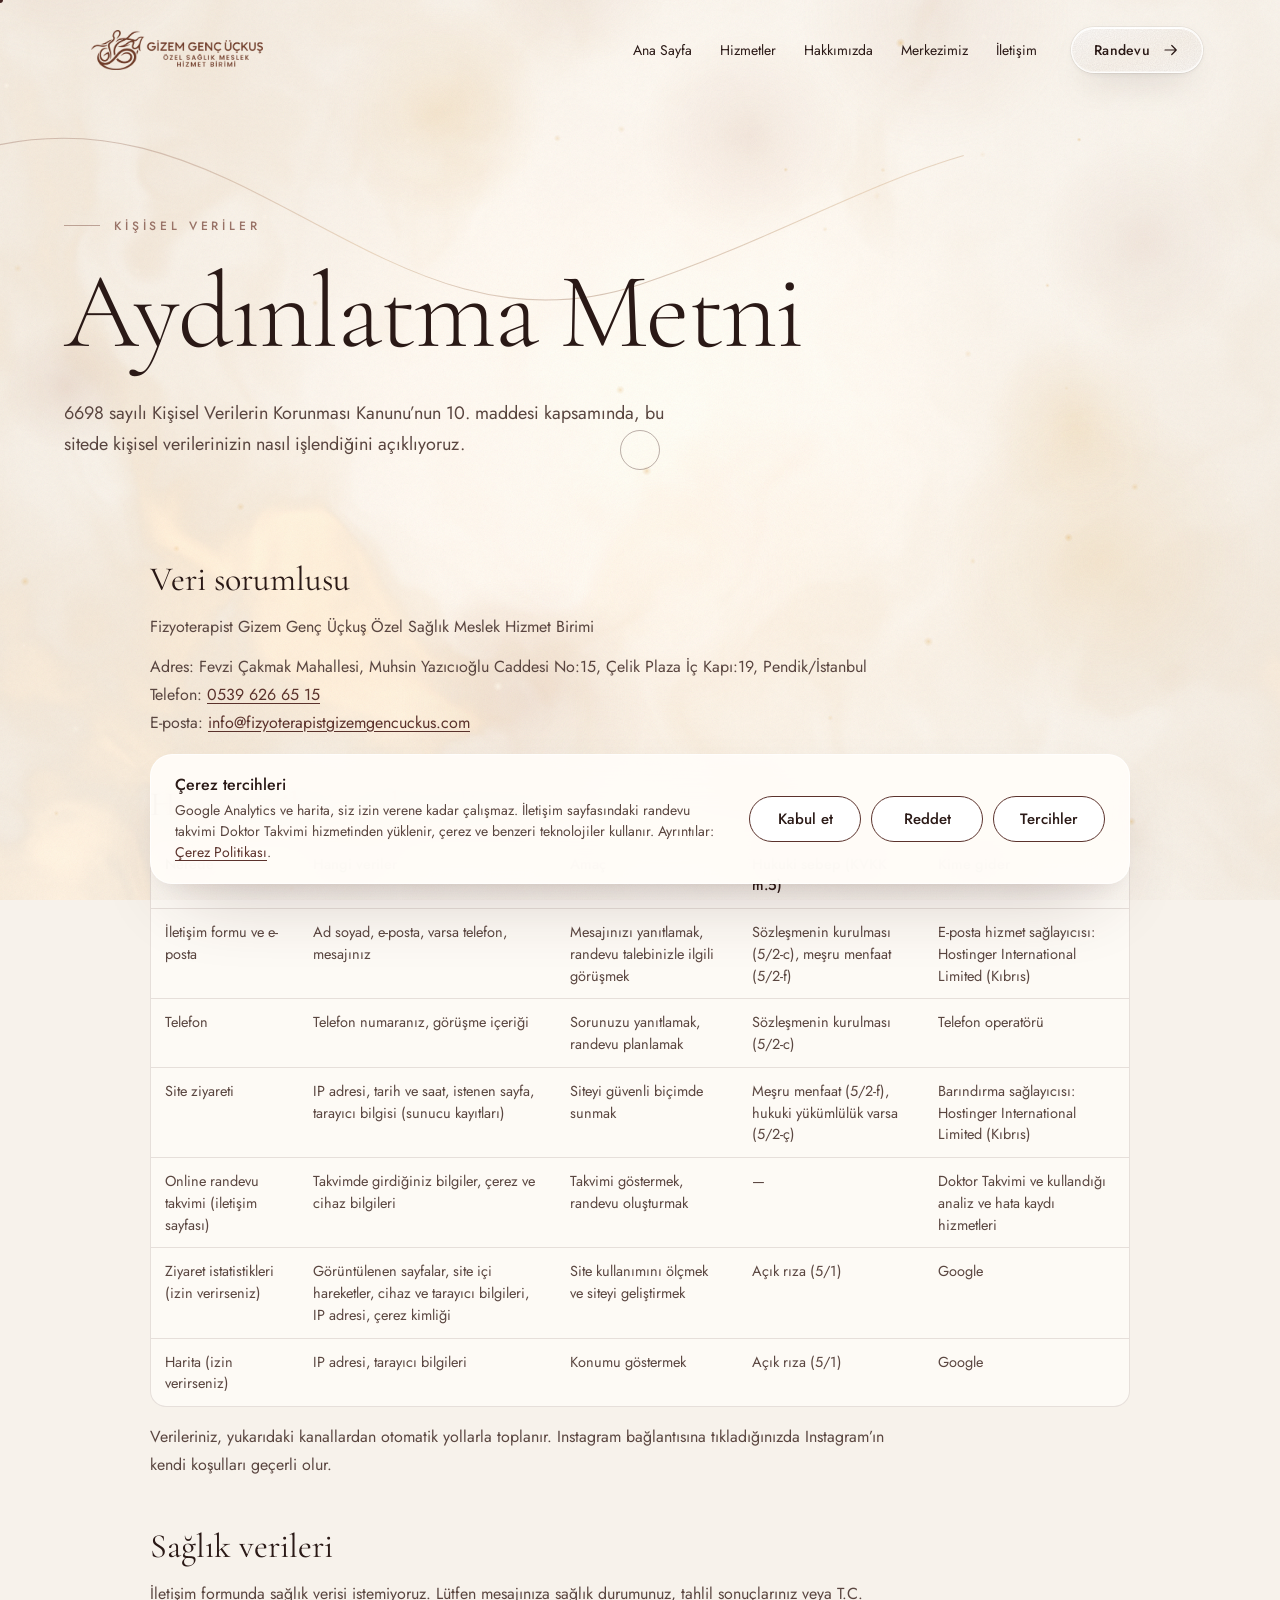
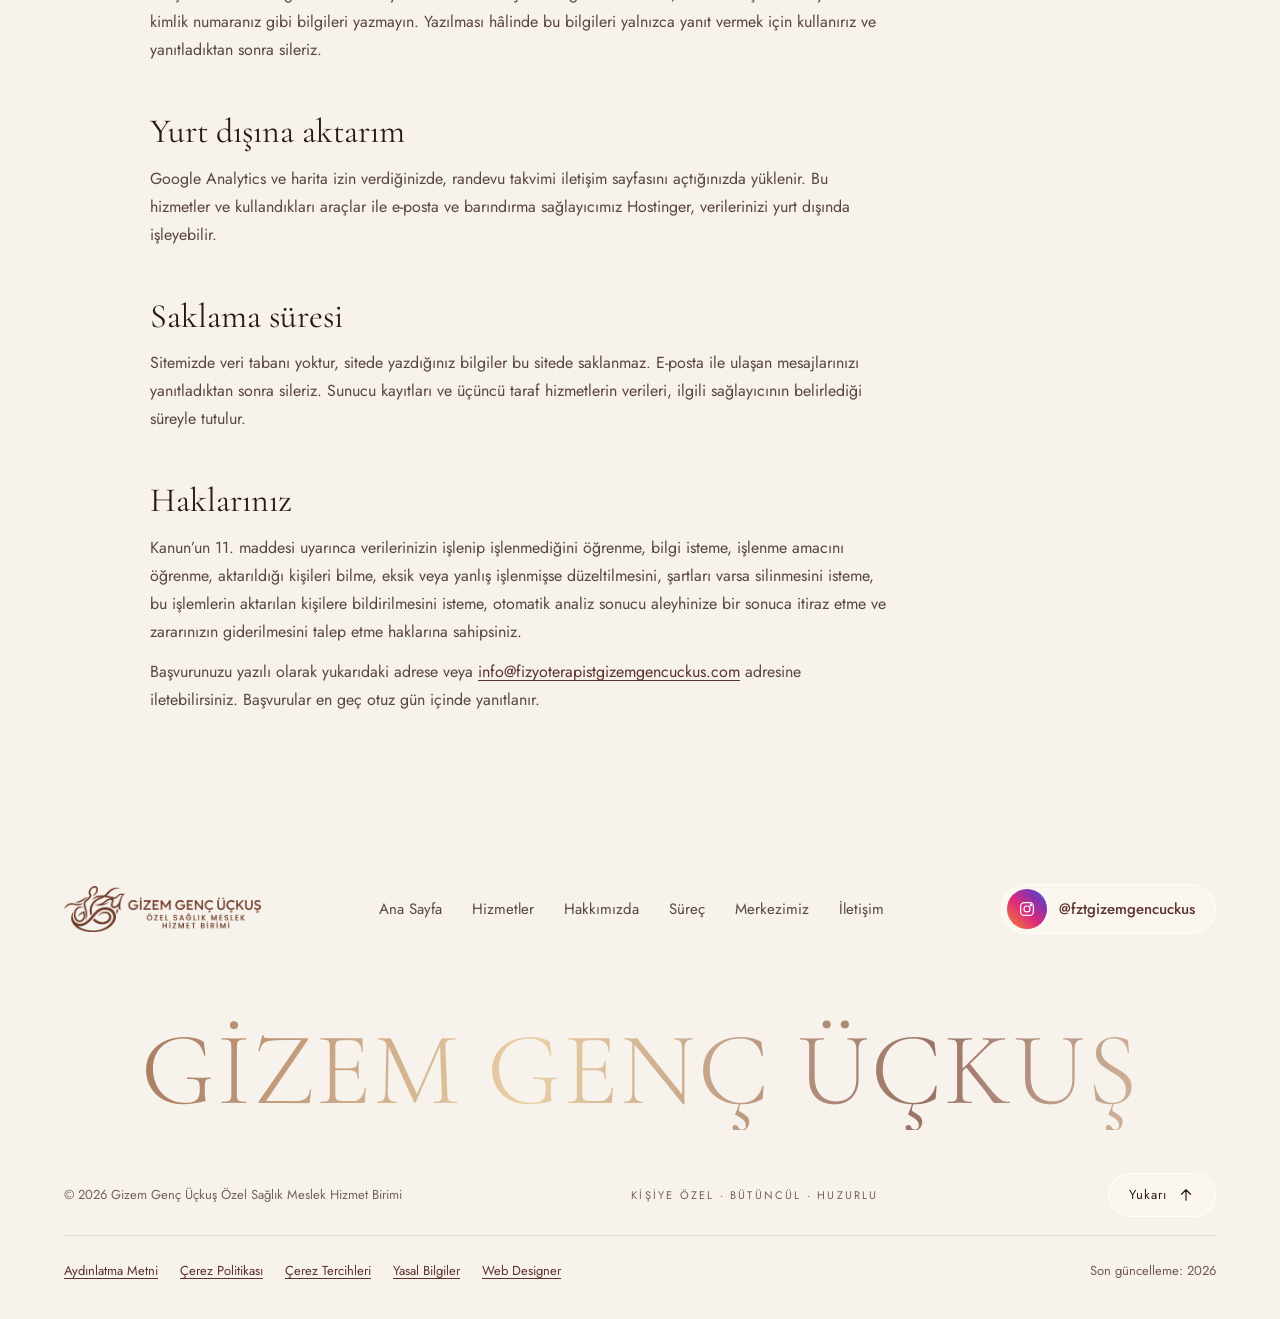
<file: aydinlatma-metni.html>
<!doctype html>
<html lang="tr" class="no-js">
<head>
  <meta charset="utf-8">
  <meta name="viewport" content="width=device-width, initial-scale=1">
  <title>Aydınlatma Metni | Fizyoterapist Gizem Genç Üçkuş</title>
  <meta name="description" content="Fizyoterapist Gizem Genç Üçkuş Özel Sağlık Meslek Hizmet Birimi internet sitesinde kişisel verilerin işlenmesine ilişkin aydınlatma metni.">
  <meta name="theme-color" content="#F7F2EB">
  <link rel="icon" type="image/png" sizes="32x32" href="assets/img/simge-32.png">
  <link rel="icon" type="image/png" sizes="192x192" href="assets/img/simge-192.png">
  <link rel="apple-touch-icon" href="assets/img/simge-180.png">
  <link rel="manifest" href="site.webmanifest">

  <link rel="preload" href="assets/fonts/jost-normal-latin.woff2" as="font" type="font/woff2" crossorigin>
  <link rel="preload" href="assets/fonts/cormorant-normal-latin.woff2" as="font" type="font/woff2" crossorigin>
  <link rel="stylesheet" href="css/yazitipi.css?v=e5b4fbf950">

  <link rel="stylesheet" href="css/yeni.css?v=71f97c41a3">
  <link rel="stylesheet" href="css/hizmetler.css?v=26263f8f8d">
  <link rel="stylesheet" href="css/yasal.css?v=07999c32eb">
  <script>(function(d){d.classList.replace('no-js','js');try{var t=JSON.parse(localStorage.getItem('gg-tercih'));if(t&&t.s===2&&(Date.now()-new Date(t.t))/864e5<=180)d.classList.add('trc-var')}catch(e){}})(document.documentElement)</script>
  <link rel="canonical" href="https://fizyoterapistgizemgencuckus.com/aydinlatma-metni.html">
  <meta property="og:type" content="website">
  <meta property="og:locale" content="tr_TR">
  <meta property="og:site_name" content="Fizyoterapist Gizem Genç Üçkuş">
  <meta property="og:title" content="Aydınlatma Metni | Fizyoterapist Gizem Genç Üçkuş">
  <meta property="og:description" content="Fizyoterapist Gizem Genç Üçkuş Özel Sağlık Meslek Hizmet Birimi internet sitesinde kişisel verilerin işlenmesine ilişkin aydınlatma metni.">
  <meta property="og:url" content="https://fizyoterapistgizemgencuckus.com/aydinlatma-metni.html">
  <meta property="og:image" content="https://fizyoterapistgizemgencuckus.com/assets/img/paylasim-logo.jpg">
  <meta property="og:image:width" content="1200">
  <meta property="og:image:height" content="630">
  <meta property="og:image:alt" content="Fizyoterapist Gizem Genç Üçkuş logosu">
  <meta name="twitter:card" content="summary_large_image">
  <script type="application/ld+json">{"@context":"https://schema.org","@graph":[{"@type":"BreadcrumbList","itemListElement":[{"@type":"ListItem","position":1,"name":"Ana Sayfa","item":"https://fizyoterapistgizemgencuckus.com/"},{"@type":"ListItem","position":2,"name":"Aydınlatma Metni","item":"https://fizyoterapistgizemgencuckus.com/aydinlatma-metni.html"}]}]}</script>
  <meta name="gg-olcum" content="G-Q2FYMWF146">
</head>
<body>
  <a class="atla" href="#icerik">İçeriğe atla</a>
  <section class="trc glass" aria-label="Çerez tercihleri" data-lenis-prevent>
    <div class="trc__metin">
      <h2>Çerez tercihleri</h2>
      <p>Google Analytics ve harita, siz izin verene kadar çalışmaz. İletişim sayfasındaki randevu takvimi Doktor Takvimi hizmetinden yüklenir, çerez ve benzeri teknolojiler kullanır. Ayrıntılar: <a href="cerez-politikasi.html">Çerez Politikası</a>.</p>
    </div>
    <div class="trc__dugmeler">
      <button type="button" data-trc="kabul">Kabul et</button>
      <button type="button" data-trc="ret">Reddet</button>
      <button type="button" data-trc="tercih">Tercihler</button>
    </div>
  </section>

  <svg width="0" height="0" style="position:absolute" aria-hidden="true">
    <defs>
      <filter id="l2a" color-interpolation-filters="sRGB"><feColorMatrix type="matrix" values="0 0 0 0 0  0 0 0 0 0  0 0 0 0 0  1 0 0 0 0"/></filter>
      <linearGradient id="gLine" x1="0" y1="0" x2="1" y2="1"><stop offset="0" stop-color="#9A7367"/><stop offset=".5" stop-color="#D2AC82"/><stop offset="1" stop-color="#5B322C"/></linearGradient>
    </defs>
    <symbol id="i-arrow" viewBox="0 0 24 24"><path d="M4 12h15M13 6l6 6-6 6"/></symbol>
    <symbol id="i-arrow-ur" viewBox="0 0 24 24"><path d="M7 17L17 7M9 7h8v8"/></symbol>
    <symbol id="i-chev-l" viewBox="0 0 24 24"><path d="M15 5l-7 7 7 7"/></symbol>
    <symbol id="i-chev-r" viewBox="0 0 24 24"><path d="M9 5l7 7-7 7"/></symbol>
    <symbol id="i-phone" viewBox="0 0 24 24"><path d="M5 3.5h3.5l1.8 4.6-2.3 1.4a11 11 0 0 0 6.5 6.5l1.4-2.3 4.6 1.8V19a2 2 0 0 1-2 2A17 17 0 0 1 3 5.5a2 2 0 0 1 2-2z"/></symbol>
    <symbol id="i-mail" viewBox="0 0 24 24"><rect x="3" y="5" width="18" height="14" rx="2"/><path d="M3.5 6.5l8.5 6.5 8.5-6.5"/></symbol>
    <symbol id="i-pin" viewBox="0 0 24 24"><path d="M12 21s-7-6.2-7-11.5a7 7 0 0 1 14 0C19 14.8 12 21 12 21z"/><circle cx="12" cy="9.5" r="2.6"/></symbol>
    <symbol id="i-clock" viewBox="0 0 24 24"><circle cx="12" cy="12" r="9"/><path d="M12 7v5l3.5 2"/></symbol>
    <symbol id="i-insta" viewBox="0 0 24 24"><rect x="3.5" y="3.5" width="17" height="17" rx="5"/><circle cx="12" cy="12" r="4"/><circle cx="17.2" cy="6.8" r=".9" fill="currentColor"/></symbol>
    <symbol id="i-wa" viewBox="0 0 24 24"><path d="M4 20l1.2-4A8.5 8.5 0 1 1 8.4 19z"/><path d="M9 8.5c0 3.5 3 6.5 6.5 6.5l1-1.6-2-1-1 .9a5 5 0 0 1-2.8-2.8l.9-1-1-2z"/></symbol>
    <symbol id="i-close" viewBox="0 0 24 24"><path d="M5 5l14 14M19 5L5 19"/></symbol>
    <symbol id="i-up" viewBox="0 0 24 24"><path d="M12 19V5M6 11l6-6 6 6"/></symbol>
    <symbol id="i-star" viewBox="0 0 24 24"><path d="M12 2.5l1.9 6.6 6.6 1.9-6.6 1.9L12 19.5l-1.9-6.6L3.5 11l6.6-1.9z" fill="currentColor" stroke="none"/></symbol>
  </svg>

  <div class="bg" aria-hidden="true">
    <canvas class="bg__fluid"></canvas>
    <div class="bg__fallback"><i></i><i></i><i></i></div>
    <svg class="bg__lines" viewBox="0 0 1440 3200" preserveAspectRatio="xMidYMin slice" fill="none">
      <path d="M-60 180 C 260 60, 420 420, 720 320 S 1180 40, 1500 260"/>
      <path d="M1500 760 C 1180 640, 1060 1020, 760 980 S 220 760, -60 1040"/>
      <path d="M-60 1500 C 300 1380, 520 1820, 880 1680 S 1300 1380, 1500 1620"/>
      <path d="M1500 2240 C 1200 2100, 980 2520, 640 2440 S 140 2200, -60 2480"/>
      <path d="M-60 2880 C 340 2760, 560 3160, 900 3040 S 1320 2780, 1500 2960"/>
    </svg>
    <canvas class="bg__dust"></canvas>
  </div>
  <div class="grain" aria-hidden="true"></div>
  <div class="cursor" aria-hidden="true"><span class="cursor__dot"></span><span class="cursor__ring"><em></em></span></div>
  <div class="progress" aria-hidden="true"><i></i></div>

  <header class="hd">
    <div class="hd__bar">
      <a href="/#top" class="hd__logo" aria-label="Gizem Genç Üçkuş Özel Sağlık Meslek Hizmet Birimi, ana sayfa"><img src="assets/img/logo-kahve.webp" alt="Gizem Genç Üçkuş Özel Sağlık Meslek Hizmet Birimi" width="880" height="205"></a>
      <nav class="hd__nav" aria-label="Ana menü">
        <a href="/#top"><span data-t="Ana Sayfa">Ana Sayfa</span></a>
        <a href="hizmetler.html"><span data-t="Hizmetler">Hizmetler</span></a>
        <a href="#top" ><span data-t="Hakkımızda">Hakkımızda</span></a>
        <a href="/#galeri"><span data-t="Merkezimiz">Merkezimiz</span></a>
        <a href="iletisim.html"><span data-t="İletişim">İletişim</span></a>
      </nav>
      <a href="iletisim.html#randevu" class="btn btn--door btn--sm magnetic hd__cta"><span>Randevu</span><svg class="ico"><use href="#i-arrow"/></svg></a>
      <button class="hd__burger" aria-label="Menüyü aç" aria-expanded="false"><span></span><span></span></button>
    </div>
  </header>

  <div class="mnav" aria-hidden="true" inert>
    <nav>
      <a href="/#top"><small>01</small>Ana Sayfa</a>
      <a href="hizmetler.html"><small>02</small>Hizmetler</a>
      <a href="#top" ><small>03</small>Hakkımızda</a>
      <a href="/#galeri"><small>04</small>Merkezimiz</a>
      <a href="iletisim.html"><small>05</small>İletişim</a>
    </nav>
    <div class="mnav__foot"><a href="tel:+905396266515">0539 626 65 15</a><a class="mnav__ig" href="https://www.instagram.com/fztgizemgencuckus/" target="_blank" rel="noopener"><svg class="ico"><use href="#i-insta"/></svg>@fztgizemgencuckus</a><span>Pzt – Cuma 09:00 – 18:00<br>Cumartesi 09:00 – 14:00<br>Pazar kapalı</span></div>
  </div>

  <main id="top">
    <span id="icerik" tabindex="-1"></span>
    <section class="ph yz-bas">
      <div class="wrap">
        <p class="kicker"><i></i>Kişisel veriler</p>
        <h1 class="ph__title">Aydınlatma Metni</h1>
        <p class="ph__lead">6698 sayılı Kişisel Verilerin Korunması Kanunu’nun 10. maddesi kapsamında, bu sitede kişisel verilerinizin nasıl işlendiğini açıklıyoruz.</p>
      </div>
    </section>
    <section class="yz">
      <div class="wrap yz__wrap">
        <h2>Veri sorumlusu</h2>
        <p>Fizyoterapist Gizem Genç Üçkuş Özel Sağlık Meslek Hizmet Birimi</p>
        <p>Adres: Fevzi Çakmak Mahallesi, Muhsin Yazıcıoğlu Caddesi No:15, Çelik Plaza İç Kapı:19, Pendik/İstanbul<br>Telefon: <a href="tel:+905396266515">0539 626 65 15</a><br>E-posta: <a href="mailto:info@fizyoterapistgizemgencuckus.com">info@fizyoterapistgizemgencuckus.com</a></p>

        <h2>Hangi verileri, neden işliyoruz?</h2>
        <div class="yz__tablo"><table>
          <thead><tr><th scope="col">Nerede</th><th scope="col">Hangi veriler</th><th scope="col">Amaç</th><th scope="col">Hukuki sebep (KVKK m.5)</th><th scope="col">Kime gider</th></tr></thead>
          <tbody>
            <tr><td>İletişim formu ve e-posta</td><td>Ad soyad, e-posta, varsa telefon, mesajınız</td><td>Mesajınızı yanıtlamak, randevu talebinizle ilgili görüşmek</td><td>Sözleşmenin kurulması (5/2-c), meşru menfaat (5/2-f)</td><td>E-posta hizmet sağlayıcısı: Hostinger International Limited (Kıbrıs)</td></tr>
            <tr><td>Telefon</td><td>Telefon numaranız, görüşme içeriği</td><td>Sorunuzu yanıtlamak, randevu planlamak</td><td>Sözleşmenin kurulması (5/2-c)</td><td>Telefon operatörü</td></tr>
            <tr><td>Site ziyareti</td><td>IP adresi, tarih ve saat, istenen sayfa, tarayıcı bilgisi (sunucu kayıtları)</td><td>Siteyi güvenli biçimde sunmak</td><td>Meşru menfaat (5/2-f), hukuki yükümlülük varsa (5/2-ç)</td><td>Barındırma sağlayıcısı: Hostinger International Limited (Kıbrıs)</td></tr>
            <tr><td>Online randevu takvimi (iletişim sayfası)</td><td>Takvimde girdiğiniz bilgiler, çerez ve cihaz bilgileri</td><td>Takvimi göstermek, randevu oluşturmak</td><td>—</td><td>Doktor Takvimi ve kullandığı analiz ve hata kaydı hizmetleri</td></tr>
            <tr><td>Ziyaret istatistikleri (izin verirseniz)</td><td>Görüntülenen sayfalar, site içi hareketler, cihaz ve tarayıcı bilgileri, IP adresi, çerez kimliği</td><td>Site kullanımını ölçmek ve siteyi geliştirmek</td><td>Açık rıza (5/1)</td><td>Google</td></tr>
            <tr><td>Harita (izin verirseniz)</td><td>IP adresi, tarayıcı bilgileri</td><td>Konumu göstermek</td><td>Açık rıza (5/1)</td><td>Google</td></tr>
          </tbody>
        </table></div>
        <p>Verileriniz, yukarıdaki kanallardan otomatik yollarla toplanır. Instagram bağlantısına tıkladığınızda Instagram’ın kendi koşulları geçerli olur.</p>

        <h2>Sağlık verileri</h2>
        <p>İletişim formunda sağlık verisi istemiyoruz. Lütfen mesajınıza sağlık durumunuz, tahlil sonuçlarınız veya T.C. kimlik numaranız gibi bilgileri yazmayın. Yazılması hâlinde bu bilgileri yalnızca yanıt vermek için kullanırız ve yanıtladıktan sonra sileriz.</p>

        <h2>Yurt dışına aktarım</h2>
        <p>Google Analytics ve harita izin verdiğinizde, randevu takvimi iletişim sayfasını açtığınızda yüklenir. Bu hizmetler ve kullandıkları araçlar ile e-posta ve barındırma sağlayıcımız Hostinger, verilerinizi yurt dışında işleyebilir.</p>

        <h2>Saklama süresi</h2>
        <p>Sitemizde veri tabanı yoktur, sitede yazdığınız bilgiler bu sitede saklanmaz. E-posta ile ulaşan mesajlarınızı yanıtladıktan sonra sileriz. Sunucu kayıtları ve üçüncü taraf hizmetlerin verileri, ilgili sağlayıcının belirlediği süreyle tutulur.</p>

        <h2>Haklarınız</h2>
        <p>Kanun’un 11. maddesi uyarınca verilerinizin işlenip işlenmediğini öğrenme, bilgi isteme, işlenme amacını öğrenme, aktarıldığı kişileri bilme, eksik veya yanlış işlenmişse düzeltilmesini, şartları varsa silinmesini isteme, bu işlemlerin aktarılan kişilere bildirilmesini isteme, otomatik analiz sonucu aleyhinize bir sonuca itiraz etme ve zararınızın giderilmesini talep etme haklarına sahipsiniz.</p>
        <p>Başvurunuzu yazılı olarak yukarıdaki adrese veya <a href="mailto:info@fizyoterapistgizemgencuckus.com">info@fizyoterapistgizemgencuckus.com</a> adresine iletebilirsiniz. Başvurular en geç otuz gün içinde yanıtlanır.</p>
      </div>
    </section>
  </main>

  <footer class="ft">
    <div class="wrap">
      <div class="ft__row">
        <img class="ft__logo" src="assets/img/logo-kahve.webp" alt="Gizem Genç Üçkuş Özel Sağlık Meslek Hizmet Birimi" loading="lazy" width="880" height="205">
        <nav class="ft__nav" aria-label="Alt menü">
          <a href="/#top">Ana Sayfa</a><a href="hizmetler.html">Hizmetler</a><a href="#top">Hakkımızda</a><a href="/#surec">Süreç</a><a href="/#galeri">Merkezimiz</a><a href="iletisim.html">İletişim</a>
        </nav>
        <div class="ft__soc"><a href="https://www.instagram.com/fztgizemgencuckus/" target="_blank" rel="noopener" aria-label="Instagram: @fztgizemgencuckus" class="ft__ig magnetic"><span class="ft__igi"><svg class="ico"><use href="#i-insta"/></svg></span>@fztgizemgencuckus</a></div>
      </div>
      <p class="ft__big" aria-hidden="true"><span>GİZEM GENÇ ÜÇKUŞ</span></p>
      <div class="ft__bottom">
        <span>© <span class="js-year">2026</span> Gizem Genç Üçkuş Özel Sağlık Meslek Hizmet Birimi</span>
        <span class="ft__tag">Kişiye özel · Bütüncül · Huzurlu</span>
        <button class="ft__up magnetic" aria-label="Yukarı çık"><span>Yukarı</span><svg class="ico"><use href="#i-up"/></svg></button>
      </div>
      <div class="ft__yasal">
        <nav aria-label="Yasal bağlantılar">
          <a href="aydinlatma-metni.html">Aydınlatma Metni</a>
          <a href="cerez-politikasi.html">Çerez Politikası</a>
          <button type="button" data-tercih-ac>Çerez Tercihleri</button>
          <a href="yasal-bilgiler.html">Yasal Bilgiler</a>
          <a href="https://erdemguvercin.com" target="_blank" rel="noopener">Web Designer</a>
        </nav>
        <p>Son güncelleme: <time datetime="2026">2026</time></p>
      </div>
    </div>
  </footer>

  <a href="https://www.instagram.com/fztgizemgencuckus/" class="wa wa--ig magnetic" target="_blank" rel="noopener" aria-label="Instagram: @fztgizemgencuckus"><span class="wa__i"><svg class="ico"><use href="#i-insta"/></svg></span><span class="wa__lbl"><small>Instagram</small>@fztgizemgencuckus</span></a>
  <div class="lb" aria-hidden="true" role="dialog" aria-modal="true" aria-label="Görsel büyütme" inert>
    <div class="lb__bg"></div>
    <figure class="lb__fig"><img alt=""><figcaption></figcaption><p class="lb__txt"></p></figure>
    <button class="rbtn lb__prev" aria-label="Önceki"><svg class="ico"><use href="#i-chev-l"/></svg></button>
    <button class="rbtn lb__next" aria-label="Sonraki"><svg class="ico"><use href="#i-chev-r"/></svg></button>
    <button class="rbtn lb__close" aria-label="Kapat"><svg class="ico"><use href="#i-close"/></svg></button>
    <span class="lb__count"></span>
  </div>

  <script src="js/vendor/gsap.min.js?v=28033e449a" defer></script>
  <script src="js/vendor/ScrollTrigger.min.js?v=ad33c2df9a" defer></script>
  <script src="js/vendor/lenis.min.js?v=b2958f142f" defer></script>
  <script src="js/tercih.js?v=1fe6b2a5fa" defer></script>
  <script src="js/yeni.js?v=64812c6f7a" defer></script>
</body>
</html>
</file>
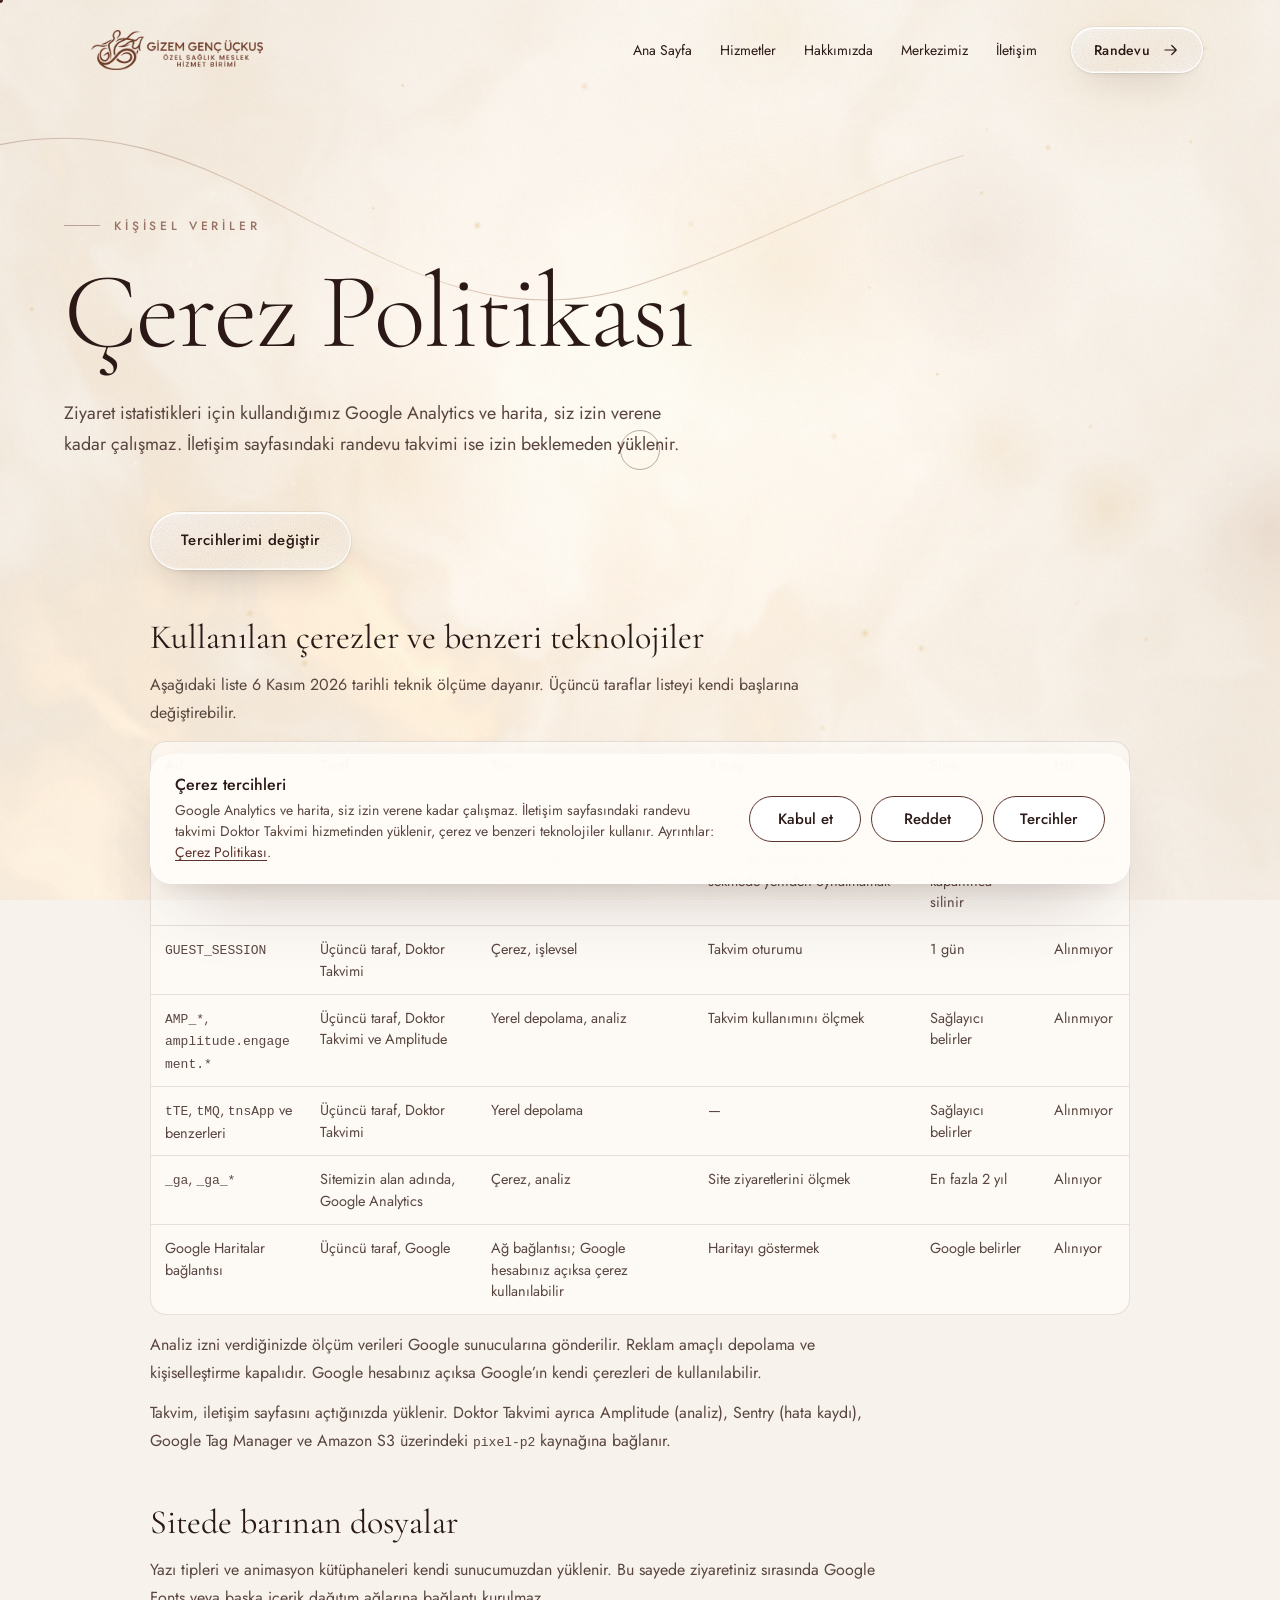
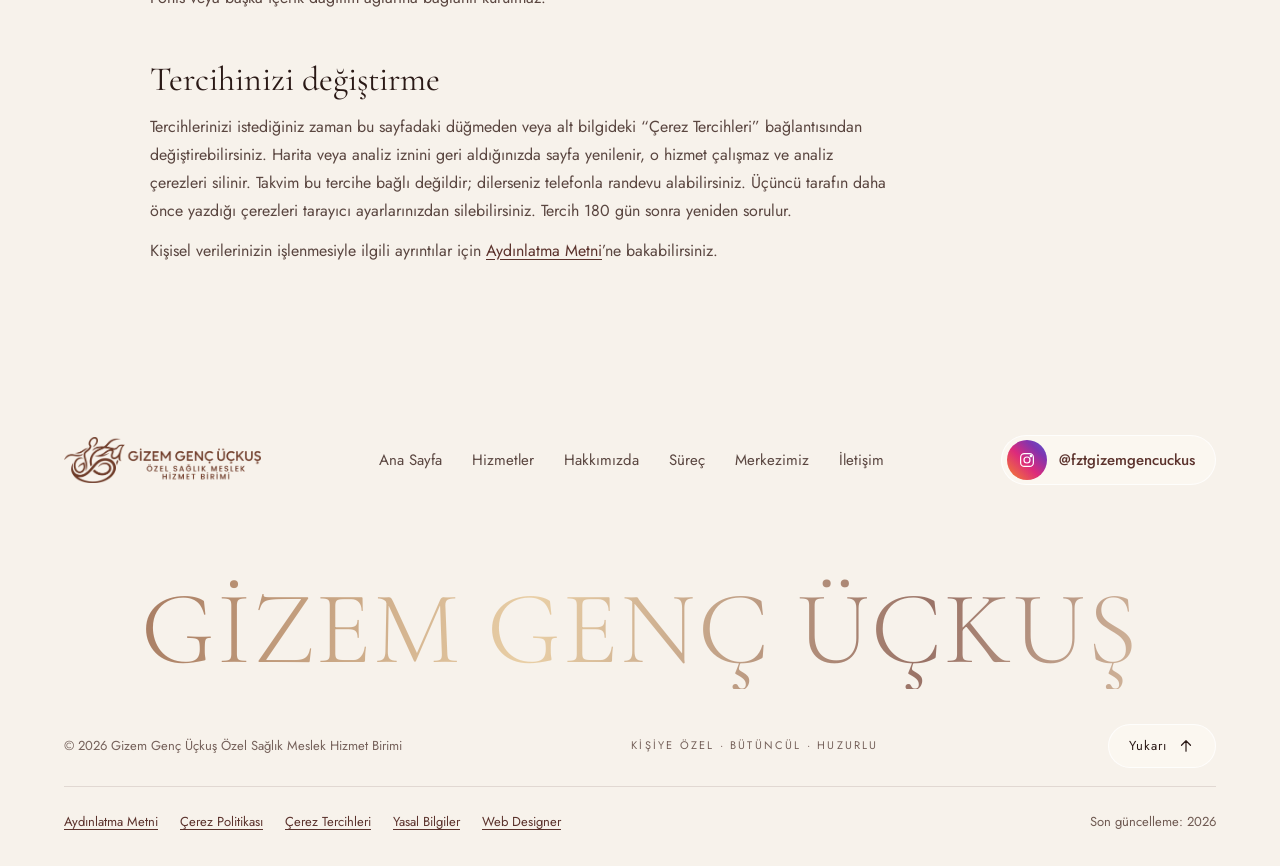
<file: cerez-politikasi.html>
<!doctype html>
<html lang="tr" class="no-js">
<head>
  <meta charset="utf-8">
  <meta name="viewport" content="width=device-width, initial-scale=1">
  <title>Çerez Politikası | Fizyoterapist Gizem Genç Üçkuş</title>
  <meta name="description" content="Fizyoterapist Gizem Genç Üçkuş internet sitesinde kullanılan çerezler, üçüncü taraf hizmetler ve çerez tercihlerinin yönetimi.">
  <meta name="theme-color" content="#F7F2EB">
  <link rel="icon" type="image/png" sizes="32x32" href="assets/img/simge-32.png">
  <link rel="icon" type="image/png" sizes="192x192" href="assets/img/simge-192.png">
  <link rel="apple-touch-icon" href="assets/img/simge-180.png">
  <link rel="manifest" href="site.webmanifest">

  <link rel="preload" href="assets/fonts/jost-normal-latin.woff2" as="font" type="font/woff2" crossorigin>
  <link rel="preload" href="assets/fonts/cormorant-normal-latin.woff2" as="font" type="font/woff2" crossorigin>
  <link rel="stylesheet" href="css/yazitipi.css?v=e5b4fbf950">

  <link rel="stylesheet" href="css/yeni.css?v=71f97c41a3">
  <link rel="stylesheet" href="css/hizmetler.css?v=26263f8f8d">
  <link rel="stylesheet" href="css/yasal.css?v=07999c32eb">
  <script>(function(d){d.classList.replace('no-js','js');try{var t=JSON.parse(localStorage.getItem('gg-tercih'));if(t&&t.s===2&&(Date.now()-new Date(t.t))/864e5<=180)d.classList.add('trc-var')}catch(e){}})(document.documentElement)</script>
  <link rel="canonical" href="https://fizyoterapistgizemgencuckus.com/cerez-politikasi.html">
  <meta property="og:type" content="website">
  <meta property="og:locale" content="tr_TR">
  <meta property="og:site_name" content="Fizyoterapist Gizem Genç Üçkuş">
  <meta property="og:title" content="Çerez Politikası | Fizyoterapist Gizem Genç Üçkuş">
  <meta property="og:description" content="Fizyoterapist Gizem Genç Üçkuş internet sitesinde kullanılan çerezler, üçüncü taraf hizmetler ve çerez tercihlerinin yönetimi.">
  <meta property="og:url" content="https://fizyoterapistgizemgencuckus.com/cerez-politikasi.html">
  <meta property="og:image" content="https://fizyoterapistgizemgencuckus.com/assets/img/paylasim-logo.jpg">
  <meta property="og:image:width" content="1200">
  <meta property="og:image:height" content="630">
  <meta property="og:image:alt" content="Fizyoterapist Gizem Genç Üçkuş logosu">
  <meta name="twitter:card" content="summary_large_image">
  <script type="application/ld+json">{"@context":"https://schema.org","@graph":[{"@type":"BreadcrumbList","itemListElement":[{"@type":"ListItem","position":1,"name":"Ana Sayfa","item":"https://fizyoterapistgizemgencuckus.com/"},{"@type":"ListItem","position":2,"name":"Çerez Politikası","item":"https://fizyoterapistgizemgencuckus.com/cerez-politikasi.html"}]}]}</script>
  <meta name="gg-olcum" content="G-Q2FYMWF146">
</head>
<body>
  <a class="atla" href="#icerik">İçeriğe atla</a>
  <section class="trc glass" aria-label="Çerez tercihleri" data-lenis-prevent>
    <div class="trc__metin">
      <h2>Çerez tercihleri</h2>
      <p>Google Analytics ve harita, siz izin verene kadar çalışmaz. İletişim sayfasındaki randevu takvimi Doktor Takvimi hizmetinden yüklenir, çerez ve benzeri teknolojiler kullanır. Ayrıntılar: <a href="cerez-politikasi.html">Çerez Politikası</a>.</p>
    </div>
    <div class="trc__dugmeler">
      <button type="button" data-trc="kabul">Kabul et</button>
      <button type="button" data-trc="ret">Reddet</button>
      <button type="button" data-trc="tercih">Tercihler</button>
    </div>
  </section>

  <svg width="0" height="0" style="position:absolute" aria-hidden="true">
    <defs>
      <filter id="l2a" color-interpolation-filters="sRGB"><feColorMatrix type="matrix" values="0 0 0 0 0  0 0 0 0 0  0 0 0 0 0  1 0 0 0 0"/></filter>
      <linearGradient id="gLine" x1="0" y1="0" x2="1" y2="1"><stop offset="0" stop-color="#9A7367"/><stop offset=".5" stop-color="#D2AC82"/><stop offset="1" stop-color="#5B322C"/></linearGradient>
    </defs>
    <symbol id="i-arrow" viewBox="0 0 24 24"><path d="M4 12h15M13 6l6 6-6 6"/></symbol>
    <symbol id="i-arrow-ur" viewBox="0 0 24 24"><path d="M7 17L17 7M9 7h8v8"/></symbol>
    <symbol id="i-chev-l" viewBox="0 0 24 24"><path d="M15 5l-7 7 7 7"/></symbol>
    <symbol id="i-chev-r" viewBox="0 0 24 24"><path d="M9 5l7 7-7 7"/></symbol>
    <symbol id="i-phone" viewBox="0 0 24 24"><path d="M5 3.5h3.5l1.8 4.6-2.3 1.4a11 11 0 0 0 6.5 6.5l1.4-2.3 4.6 1.8V19a2 2 0 0 1-2 2A17 17 0 0 1 3 5.5a2 2 0 0 1 2-2z"/></symbol>
    <symbol id="i-mail" viewBox="0 0 24 24"><rect x="3" y="5" width="18" height="14" rx="2"/><path d="M3.5 6.5l8.5 6.5 8.5-6.5"/></symbol>
    <symbol id="i-pin" viewBox="0 0 24 24"><path d="M12 21s-7-6.2-7-11.5a7 7 0 0 1 14 0C19 14.8 12 21 12 21z"/><circle cx="12" cy="9.5" r="2.6"/></symbol>
    <symbol id="i-clock" viewBox="0 0 24 24"><circle cx="12" cy="12" r="9"/><path d="M12 7v5l3.5 2"/></symbol>
    <symbol id="i-insta" viewBox="0 0 24 24"><rect x="3.5" y="3.5" width="17" height="17" rx="5"/><circle cx="12" cy="12" r="4"/><circle cx="17.2" cy="6.8" r=".9" fill="currentColor"/></symbol>
    <symbol id="i-wa" viewBox="0 0 24 24"><path d="M4 20l1.2-4A8.5 8.5 0 1 1 8.4 19z"/><path d="M9 8.5c0 3.5 3 6.5 6.5 6.5l1-1.6-2-1-1 .9a5 5 0 0 1-2.8-2.8l.9-1-1-2z"/></symbol>
    <symbol id="i-close" viewBox="0 0 24 24"><path d="M5 5l14 14M19 5L5 19"/></symbol>
    <symbol id="i-up" viewBox="0 0 24 24"><path d="M12 19V5M6 11l6-6 6 6"/></symbol>
    <symbol id="i-star" viewBox="0 0 24 24"><path d="M12 2.5l1.9 6.6 6.6 1.9-6.6 1.9L12 19.5l-1.9-6.6L3.5 11l6.6-1.9z" fill="currentColor" stroke="none"/></symbol>
  </svg>

  <div class="bg" aria-hidden="true">
    <canvas class="bg__fluid"></canvas>
    <div class="bg__fallback"><i></i><i></i><i></i></div>
    <svg class="bg__lines" viewBox="0 0 1440 3200" preserveAspectRatio="xMidYMin slice" fill="none">
      <path d="M-60 180 C 260 60, 420 420, 720 320 S 1180 40, 1500 260"/>
      <path d="M1500 760 C 1180 640, 1060 1020, 760 980 S 220 760, -60 1040"/>
      <path d="M-60 1500 C 300 1380, 520 1820, 880 1680 S 1300 1380, 1500 1620"/>
      <path d="M1500 2240 C 1200 2100, 980 2520, 640 2440 S 140 2200, -60 2480"/>
      <path d="M-60 2880 C 340 2760, 560 3160, 900 3040 S 1320 2780, 1500 2960"/>
    </svg>
    <canvas class="bg__dust"></canvas>
  </div>
  <div class="grain" aria-hidden="true"></div>
  <div class="cursor" aria-hidden="true"><span class="cursor__dot"></span><span class="cursor__ring"><em></em></span></div>
  <div class="progress" aria-hidden="true"><i></i></div>

  <header class="hd">
    <div class="hd__bar">
      <a href="/#top" class="hd__logo" aria-label="Gizem Genç Üçkuş Özel Sağlık Meslek Hizmet Birimi, ana sayfa"><img src="assets/img/logo-kahve.webp" alt="Gizem Genç Üçkuş Özel Sağlık Meslek Hizmet Birimi" width="880" height="205"></a>
      <nav class="hd__nav" aria-label="Ana menü">
        <a href="/#top"><span data-t="Ana Sayfa">Ana Sayfa</span></a>
        <a href="hizmetler.html"><span data-t="Hizmetler">Hizmetler</span></a>
        <a href="#top" ><span data-t="Hakkımızda">Hakkımızda</span></a>
        <a href="/#galeri"><span data-t="Merkezimiz">Merkezimiz</span></a>
        <a href="iletisim.html"><span data-t="İletişim">İletişim</span></a>
      </nav>
      <a href="iletisim.html#randevu" class="btn btn--door btn--sm magnetic hd__cta"><span>Randevu</span><svg class="ico"><use href="#i-arrow"/></svg></a>
      <button class="hd__burger" aria-label="Menüyü aç" aria-expanded="false"><span></span><span></span></button>
    </div>
  </header>

  <div class="mnav" aria-hidden="true" inert>
    <nav>
      <a href="/#top"><small>01</small>Ana Sayfa</a>
      <a href="hizmetler.html"><small>02</small>Hizmetler</a>
      <a href="#top" ><small>03</small>Hakkımızda</a>
      <a href="/#galeri"><small>04</small>Merkezimiz</a>
      <a href="iletisim.html"><small>05</small>İletişim</a>
    </nav>
    <div class="mnav__foot"><a href="tel:+905396266515">0539 626 65 15</a><a class="mnav__ig" href="https://www.instagram.com/fztgizemgencuckus/" target="_blank" rel="noopener"><svg class="ico"><use href="#i-insta"/></svg>@fztgizemgencuckus</a><span>Pzt – Cuma 09:00 – 18:00<br>Cumartesi 09:00 – 14:00<br>Pazar kapalı</span></div>
  </div>

  <main id="top">
    <span id="icerik" tabindex="-1"></span>
    <section class="ph yz-bas">
      <div class="wrap">
        <p class="kicker"><i></i>Kişisel veriler</p>
        <h1 class="ph__title">Çerez Politikası</h1>
        <p class="ph__lead">Ziyaret istatistikleri için kullandığımız Google Analytics ve harita, siz izin verene kadar çalışmaz. İletişim sayfasındaki randevu takvimi ise izin beklemeden yüklenir.</p>
      </div>
    </section>
    <section class="yz">
      <div class="wrap yz__wrap">
        <p class="yz__dugme"><button type="button" class="btn btn--door" data-tercih-ac><span>Tercihlerimi değiştir</span></button></p>

        <h2>Kullanılan çerezler ve benzeri teknolojiler</h2>
        <p>Aşağıdaki liste 6 Kasım 2026 tarihli teknik ölçüme dayanır. Üçüncü taraflar listeyi kendi başlarına değiştirebilir.</p>
        <div class="yz__tablo"><table>
          <thead><tr><th scope="col">Ad</th><th scope="col">Taraf</th><th scope="col">Tür</th><th scope="col">Amaç</th><th scope="col">Süre</th><th scope="col">İzin</th></tr></thead>
          <tbody>
            <tr><td><code>gg-tercih</code></td><td>Birinci taraf</td><td>Yerel depolama, zorunlu</td><td>Çerez tercihinizi hatırlamak</td><td>180 gün</td><td>Gerekmez</td></tr>
            <tr><td><code>gg-acilis</code></td><td>Birinci taraf</td><td>Oturum deposu, işlevsel</td><td>Açılış animasyonunu aynı sekmede yeniden oynatmamak</td><td>Sekme kapanınca silinir</td><td>Gerekmez</td></tr>
            <tr><td><code>GUEST_SESSION</code></td><td>Üçüncü taraf, Doktor Takvimi</td><td>Çerez, işlevsel</td><td>Takvim oturumu</td><td>1 gün</td><td>Alınmıyor</td></tr>
            <tr><td><code>AMP_*</code>, <code>amplitude.engagement.*</code></td><td>Üçüncü taraf, Doktor Takvimi ve Amplitude</td><td>Yerel depolama, analiz</td><td>Takvim kullanımını ölçmek</td><td>Sağlayıcı belirler</td><td>Alınmıyor</td></tr>
            <tr><td><code>tTE</code>, <code>tMQ</code>, <code>tnsApp</code> ve benzerleri</td><td>Üçüncü taraf, Doktor Takvimi</td><td>Yerel depolama</td><td>—</td><td>Sağlayıcı belirler</td><td>Alınmıyor</td></tr>
            <tr><td><code>_ga</code>, <code>_ga_*</code></td><td>Sitemizin alan adında, Google Analytics</td><td>Çerez, analiz</td><td>Site ziyaretlerini ölçmek</td><td>En fazla 2 yıl</td><td>Alınıyor</td></tr>
            <tr><td>Google Haritalar bağlantısı</td><td>Üçüncü taraf, Google</td><td>Ağ bağlantısı; Google hesabınız açıksa çerez kullanılabilir</td><td>Haritayı göstermek</td><td>Google belirler</td><td>Alınıyor</td></tr>
          </tbody>
        </table></div>
        <p>Analiz izni verdiğinizde ölçüm verileri Google sunucularına gönderilir. Reklam amaçlı depolama ve kişiselleştirme kapalıdır. Google hesabınız açıksa Google’ın kendi çerezleri de kullanılabilir.</p>
        <p>Takvim, iletişim sayfasını açtığınızda yüklenir. Doktor Takvimi ayrıca Amplitude (analiz), Sentry (hata kaydı), Google Tag Manager ve Amazon S3 üzerindeki <code>pixel-p2</code> kaynağına bağlanır.</p>

        <h2>Sitede barınan dosyalar</h2>
        <p>Yazı tipleri ve animasyon kütüphaneleri kendi sunucumuzdan yüklenir. Bu sayede ziyaretiniz sırasında Google Fonts veya başka içerik dağıtım ağlarına bağlantı kurulmaz.</p>

        <h2>Tercihinizi değiştirme</h2>
        <p>Tercihlerinizi istediğiniz zaman bu sayfadaki düğmeden veya alt bilgideki “Çerez Tercihleri” bağlantısından değiştirebilirsiniz. Harita veya analiz iznini geri aldığınızda sayfa yenilenir, o hizmet çalışmaz ve analiz çerezleri silinir. Takvim bu tercihe bağlı değildir; dilerseniz telefonla randevu alabilirsiniz. Üçüncü tarafın daha önce yazdığı çerezleri tarayıcı ayarlarınızdan silebilirsiniz. Tercih 180 gün sonra yeniden sorulur.</p>
        <p>Kişisel verilerinizin işlenmesiyle ilgili ayrıntılar için <a href="aydinlatma-metni.html">Aydınlatma Metni</a>’ne bakabilirsiniz.</p>
      </div>
    </section>
  </main>

  <footer class="ft">
    <div class="wrap">
      <div class="ft__row">
        <img class="ft__logo" src="assets/img/logo-kahve.webp" alt="Gizem Genç Üçkuş Özel Sağlık Meslek Hizmet Birimi" loading="lazy" width="880" height="205">
        <nav class="ft__nav" aria-label="Alt menü">
          <a href="/#top">Ana Sayfa</a><a href="hizmetler.html">Hizmetler</a><a href="#top">Hakkımızda</a><a href="/#surec">Süreç</a><a href="/#galeri">Merkezimiz</a><a href="iletisim.html">İletişim</a>
        </nav>
        <div class="ft__soc"><a href="https://www.instagram.com/fztgizemgencuckus/" target="_blank" rel="noopener" aria-label="Instagram: @fztgizemgencuckus" class="ft__ig magnetic"><span class="ft__igi"><svg class="ico"><use href="#i-insta"/></svg></span>@fztgizemgencuckus</a></div>
      </div>
      <p class="ft__big" aria-hidden="true"><span>GİZEM GENÇ ÜÇKUŞ</span></p>
      <div class="ft__bottom">
        <span>© <span class="js-year">2026</span> Gizem Genç Üçkuş Özel Sağlık Meslek Hizmet Birimi</span>
        <span class="ft__tag">Kişiye özel · Bütüncül · Huzurlu</span>
        <button class="ft__up magnetic" aria-label="Yukarı çık"><span>Yukarı</span><svg class="ico"><use href="#i-up"/></svg></button>
      </div>
      <div class="ft__yasal">
        <nav aria-label="Yasal bağlantılar">
          <a href="aydinlatma-metni.html">Aydınlatma Metni</a>
          <a href="cerez-politikasi.html">Çerez Politikası</a>
          <button type="button" data-tercih-ac>Çerez Tercihleri</button>
          <a href="yasal-bilgiler.html">Yasal Bilgiler</a>
          <a href="https://erdemguvercin.com" target="_blank" rel="noopener">Web Designer</a>
        </nav>
        <p>Son güncelleme: <time datetime="2026">2026</time></p>
      </div>
    </div>
  </footer>

  <a href="https://www.instagram.com/fztgizemgencuckus/" class="wa wa--ig magnetic" target="_blank" rel="noopener" aria-label="Instagram: @fztgizemgencuckus"><span class="wa__i"><svg class="ico"><use href="#i-insta"/></svg></span><span class="wa__lbl"><small>Instagram</small>@fztgizemgencuckus</span></a>
  <div class="lb" aria-hidden="true" role="dialog" aria-modal="true" aria-label="Görsel büyütme" inert>
    <div class="lb__bg"></div>
    <figure class="lb__fig"><img alt=""><figcaption></figcaption><p class="lb__txt"></p></figure>
    <button class="rbtn lb__prev" aria-label="Önceki"><svg class="ico"><use href="#i-chev-l"/></svg></button>
    <button class="rbtn lb__next" aria-label="Sonraki"><svg class="ico"><use href="#i-chev-r"/></svg></button>
    <button class="rbtn lb__close" aria-label="Kapat"><svg class="ico"><use href="#i-close"/></svg></button>
    <span class="lb__count"></span>
  </div>

  <script src="js/vendor/gsap.min.js?v=28033e449a" defer></script>
  <script src="js/vendor/ScrollTrigger.min.js?v=ad33c2df9a" defer></script>
  <script src="js/vendor/lenis.min.js?v=b2958f142f" defer></script>
  <script src="js/tercih.js?v=1fe6b2a5fa" defer></script>
  <script src="js/yeni.js?v=64812c6f7a" defer></script>
</body>
</html>
</file>
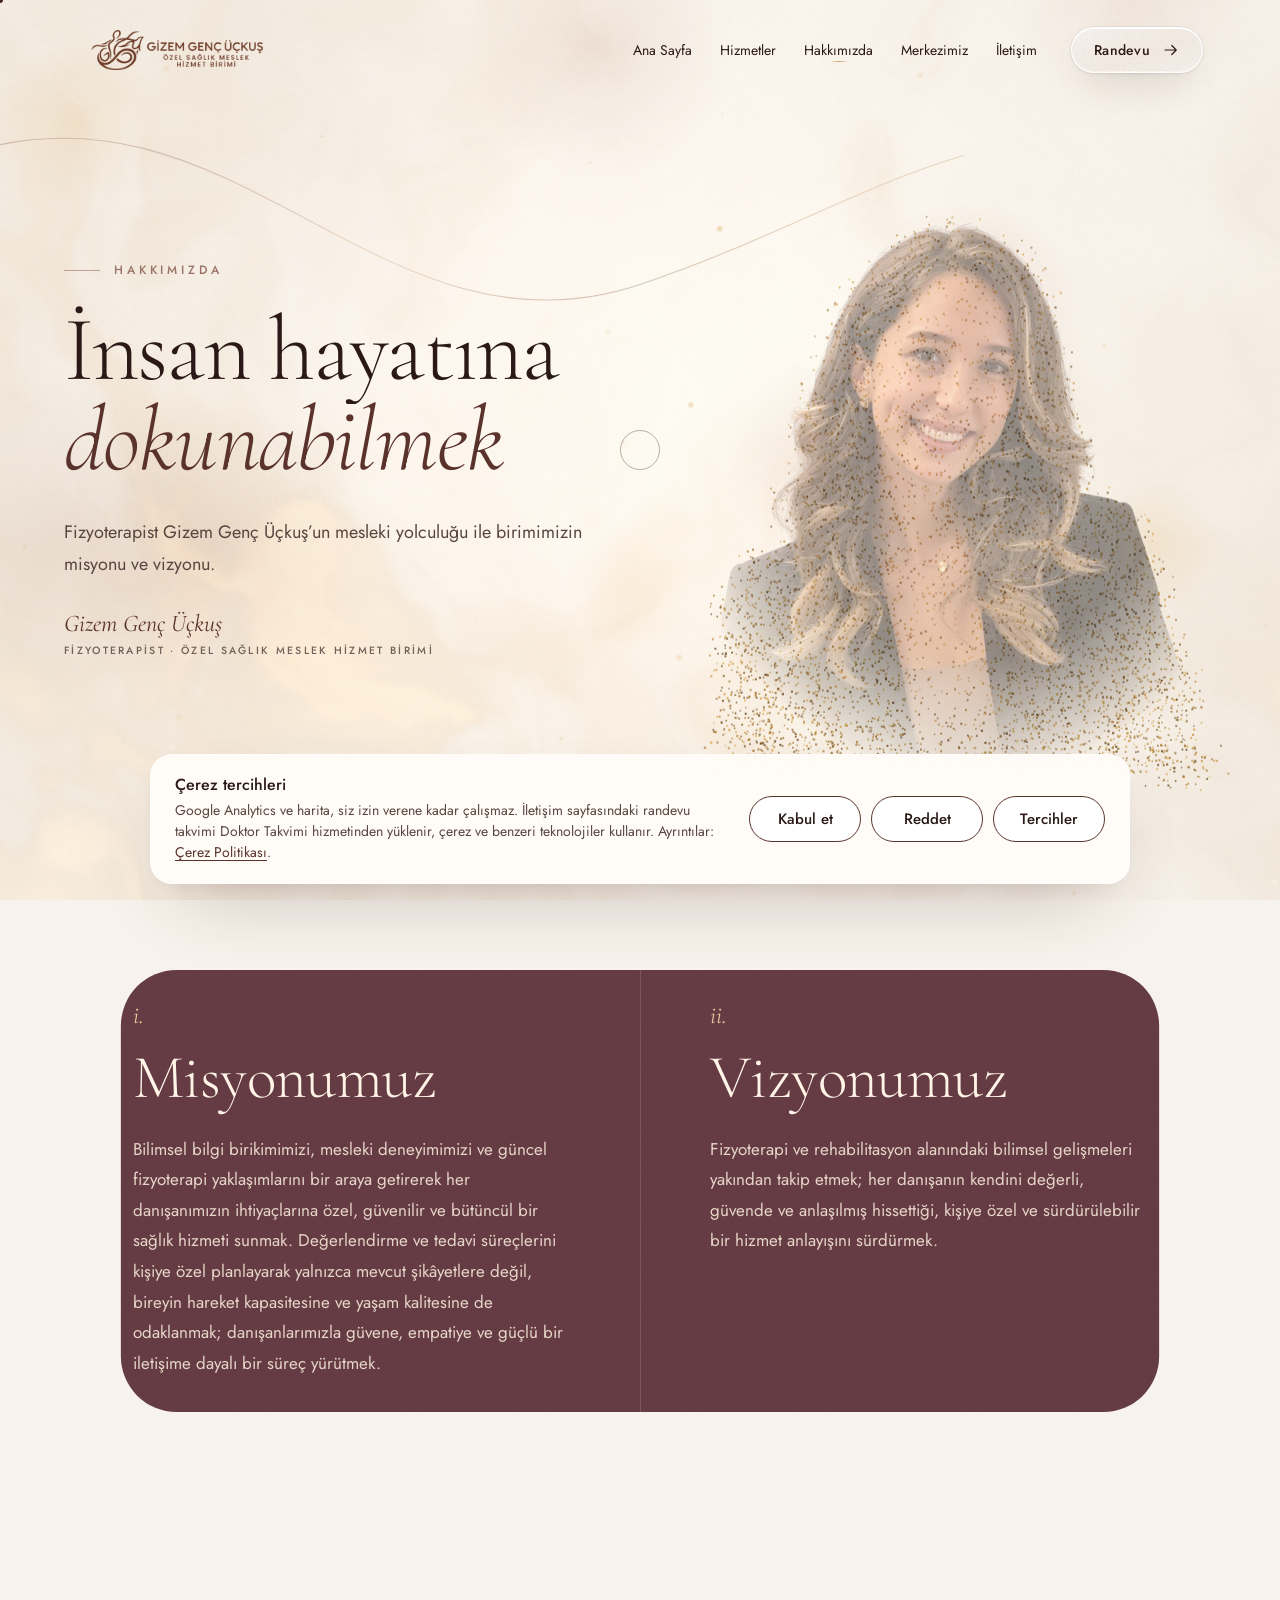
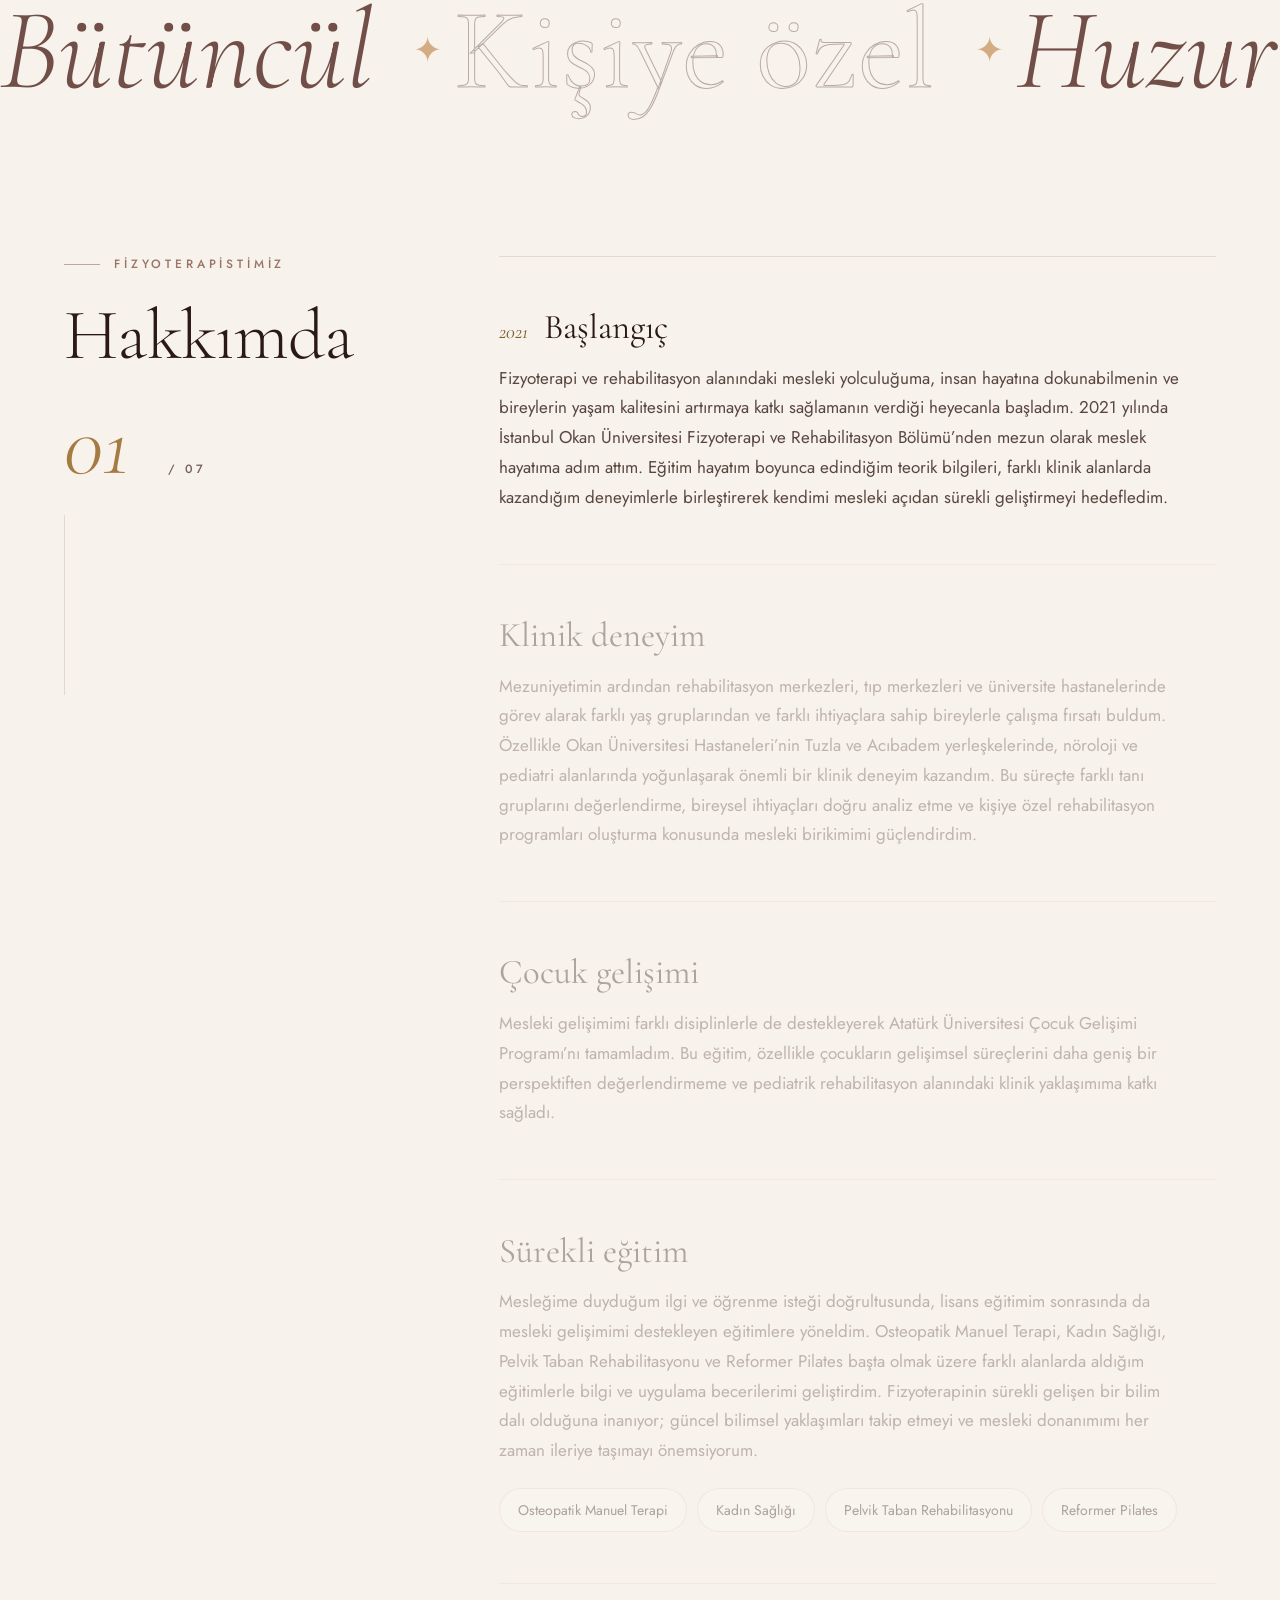
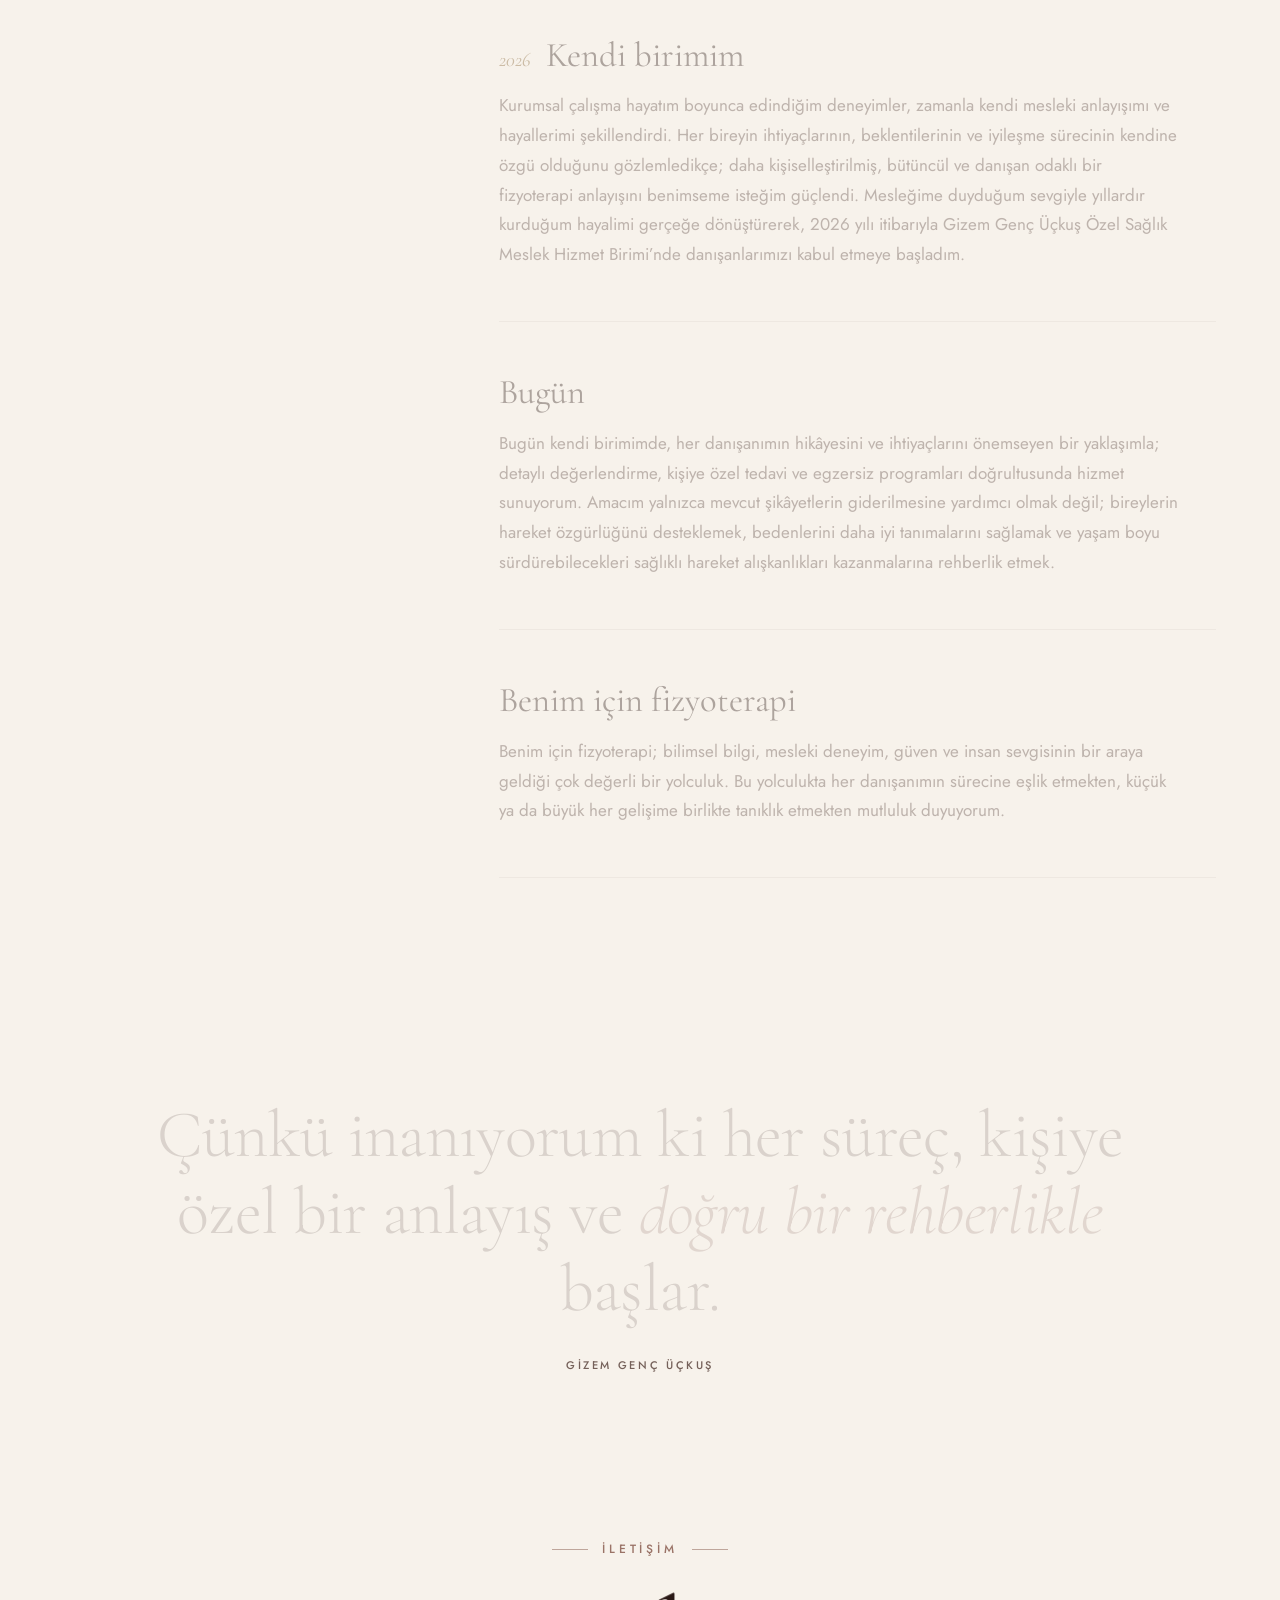
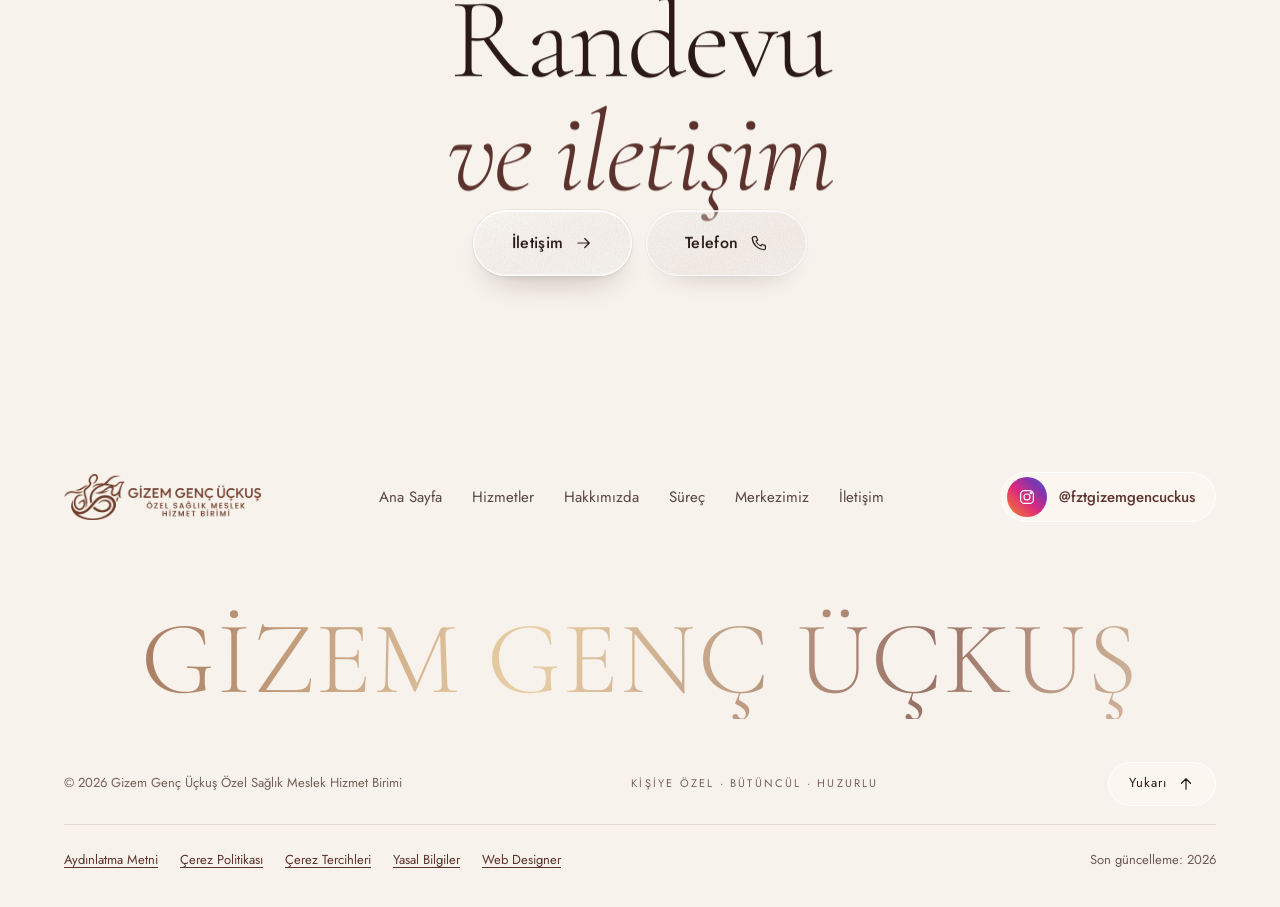
<file: hakkimizda.html>
<!doctype html>
<html lang="tr" class="no-js">
<head>
  <meta charset="utf-8">
  <meta name="viewport" content="width=device-width, initial-scale=1">
  <title>Hakkımızda | Fizyoterapist Gizem Genç Üçkuş, Pendik</title>
  <meta name="description" content="Fizyoterapist Gizem Genç Üçkuş’un eğitimi ve mesleki deneyimi; Pendik’teki Özel Sağlık Meslek Hizmet Birimi’nin misyonu ve vizyonu.">
  <meta name="theme-color" content="#F7F2EB">
  <link rel="icon" type="image/png" sizes="32x32" href="assets/img/simge-32.png">
  <link rel="icon" type="image/png" sizes="192x192" href="assets/img/simge-192.png">
  <link rel="apple-touch-icon" href="assets/img/simge-180.png">
  <link rel="manifest" href="site.webmanifest">

  <link rel="preload" href="assets/fonts/jost-normal-latin.woff2" as="font" type="font/woff2" crossorigin>
  <link rel="preload" href="assets/fonts/cormorant-normal-latin.woff2" as="font" type="font/woff2" crossorigin>
  <link rel="stylesheet" href="css/yazitipi.css?v=e5b4fbf950">

  <link rel="stylesheet" href="css/yeni.css?v=71f97c41a3">
  <link rel="stylesheet" href="css/hizmetler.css?v=26263f8f8d">
  <link rel="stylesheet" href="css/hakkimizda.css?v=38e98de9d7">
  <script>(function(d){d.classList.replace('no-js','js');try{var t=JSON.parse(localStorage.getItem('gg-tercih'));if(t&&t.s===2&&(Date.now()-new Date(t.t))/864e5<=180)d.classList.add('trc-var')}catch(e){}})(document.documentElement)</script>
  <link rel="canonical" href="https://fizyoterapistgizemgencuckus.com/hakkimizda.html">
  <meta property="og:type" content="website">
  <meta property="og:locale" content="tr_TR">
  <meta property="og:site_name" content="Fizyoterapist Gizem Genç Üçkuş">
  <meta property="og:title" content="Hakkımızda | Fizyoterapist Gizem Genç Üçkuş, Pendik">
  <meta property="og:description" content="Fizyoterapist Gizem Genç Üçkuş’un eğitimi ve mesleki deneyimi; Pendik’teki Özel Sağlık Meslek Hizmet Birimi’nin misyonu ve vizyonu.">
  <meta property="og:url" content="https://fizyoterapistgizemgencuckus.com/hakkimizda.html">
  <meta property="og:image" content="https://fizyoterapistgizemgencuckus.com/assets/img/paylasim-logo.jpg">
  <meta property="og:image:width" content="1200">
  <meta property="og:image:height" content="630">
  <meta property="og:image:alt" content="Fizyoterapist Gizem Genç Üçkuş logosu">
  <meta name="twitter:card" content="summary_large_image">
  <script type="application/ld+json">{"@context":"https://schema.org","@graph":[{"@type":"BreadcrumbList","itemListElement":[{"@type":"ListItem","position":1,"name":"Ana Sayfa","item":"https://fizyoterapistgizemgencuckus.com/"},{"@type":"ListItem","position":2,"name":"Hakkımızda","item":"https://fizyoterapistgizemgencuckus.com/hakkimizda.html"}]},{"@type":"Person","name":"Gizem Genç Üçkuş","jobTitle":"Fizyoterapist","url":"https://fizyoterapistgizemgencuckus.com/hakkimizda.html","image":"https://fizyoterapistgizemgencuckus.com/assets/img/gizem-genc-uckus.webp","worksFor":{"@type":"Physiotherapy","name":"Fizyoterapist Gizem Genç Üçkuş Özel Sağlık Meslek Hizmet Birimi","url":"https://fizyoterapistgizemgencuckus.com/"},"sameAs":["https://www.instagram.com/fztgizemgencuckus/"]}]}</script>
  <meta name="gg-olcum" content="G-Q2FYMWF146">
</head>
<body>
  <a class="atla" href="#icerik">İçeriğe atla</a>
  <section class="trc glass" aria-label="Çerez tercihleri" data-lenis-prevent>
    <div class="trc__metin">
      <h2>Çerez tercihleri</h2>
      <p>Google Analytics ve harita, siz izin verene kadar çalışmaz. İletişim sayfasındaki randevu takvimi Doktor Takvimi hizmetinden yüklenir, çerez ve benzeri teknolojiler kullanır. Ayrıntılar: <a href="cerez-politikasi.html">Çerez Politikası</a>.</p>
    </div>
    <div class="trc__dugmeler">
      <button type="button" data-trc="kabul">Kabul et</button>
      <button type="button" data-trc="ret">Reddet</button>
      <button type="button" data-trc="tercih">Tercihler</button>
    </div>
  </section>

  <svg width="0" height="0" style="position:absolute" aria-hidden="true">
    <defs>
      <filter id="l2a" color-interpolation-filters="sRGB"><feColorMatrix type="matrix" values="0 0 0 0 0  0 0 0 0 0  0 0 0 0 0  1 0 0 0 0"/></filter>
      <linearGradient id="gLine" x1="0" y1="0" x2="1" y2="1"><stop offset="0" stop-color="#9A7367"/><stop offset=".5" stop-color="#D2AC82"/><stop offset="1" stop-color="#5B322C"/></linearGradient>
    </defs>
    <symbol id="i-arrow" viewBox="0 0 24 24"><path d="M4 12h15M13 6l6 6-6 6"/></symbol>
    <symbol id="i-arrow-ur" viewBox="0 0 24 24"><path d="M7 17L17 7M9 7h8v8"/></symbol>
    <symbol id="i-chev-l" viewBox="0 0 24 24"><path d="M15 5l-7 7 7 7"/></symbol>
    <symbol id="i-chev-r" viewBox="0 0 24 24"><path d="M9 5l7 7-7 7"/></symbol>
    <symbol id="i-phone" viewBox="0 0 24 24"><path d="M5 3.5h3.5l1.8 4.6-2.3 1.4a11 11 0 0 0 6.5 6.5l1.4-2.3 4.6 1.8V19a2 2 0 0 1-2 2A17 17 0 0 1 3 5.5a2 2 0 0 1 2-2z"/></symbol>
    <symbol id="i-mail" viewBox="0 0 24 24"><rect x="3" y="5" width="18" height="14" rx="2"/><path d="M3.5 6.5l8.5 6.5 8.5-6.5"/></symbol>
    <symbol id="i-pin" viewBox="0 0 24 24"><path d="M12 21s-7-6.2-7-11.5a7 7 0 0 1 14 0C19 14.8 12 21 12 21z"/><circle cx="12" cy="9.5" r="2.6"/></symbol>
    <symbol id="i-clock" viewBox="0 0 24 24"><circle cx="12" cy="12" r="9"/><path d="M12 7v5l3.5 2"/></symbol>
    <symbol id="i-insta" viewBox="0 0 24 24"><rect x="3.5" y="3.5" width="17" height="17" rx="5"/><circle cx="12" cy="12" r="4"/><circle cx="17.2" cy="6.8" r=".9" fill="currentColor"/></symbol>
    <symbol id="i-wa" viewBox="0 0 24 24"><path d="M4 20l1.2-4A8.5 8.5 0 1 1 8.4 19z"/><path d="M9 8.5c0 3.5 3 6.5 6.5 6.5l1-1.6-2-1-1 .9a5 5 0 0 1-2.8-2.8l.9-1-1-2z"/></symbol>
    <symbol id="i-close" viewBox="0 0 24 24"><path d="M5 5l14 14M19 5L5 19"/></symbol>
    <symbol id="i-up" viewBox="0 0 24 24"><path d="M12 19V5M6 11l6-6 6 6"/></symbol>
    <symbol id="i-star" viewBox="0 0 24 24"><path d="M12 2.5l1.9 6.6 6.6 1.9-6.6 1.9L12 19.5l-1.9-6.6L3.5 11l6.6-1.9z" fill="currentColor" stroke="none"/></symbol>
  </svg>

  <div class="bg" aria-hidden="true">
    <canvas class="bg__fluid"></canvas>
    <div class="bg__fallback"><i></i><i></i><i></i></div>
    <svg class="bg__lines" viewBox="0 0 1440 3200" preserveAspectRatio="xMidYMin slice" fill="none">
      <path d="M-60 180 C 260 60, 420 420, 720 320 S 1180 40, 1500 260"/>
      <path d="M1500 760 C 1180 640, 1060 1020, 760 980 S 220 760, -60 1040"/>
      <path d="M-60 1500 C 300 1380, 520 1820, 880 1680 S 1300 1380, 1500 1620"/>
      <path d="M1500 2240 C 1200 2100, 980 2520, 640 2440 S 140 2200, -60 2480"/>
      <path d="M-60 2880 C 340 2760, 560 3160, 900 3040 S 1320 2780, 1500 2960"/>
    </svg>
    <canvas class="bg__dust"></canvas>
  </div>
  <div class="grain" aria-hidden="true"></div>
  <div class="cursor" aria-hidden="true"><span class="cursor__dot"></span><span class="cursor__ring"><em></em></span></div>
  <div class="progress" aria-hidden="true"><i></i></div>

  <header class="hd">
    <div class="hd__bar">
      <a href="/#top" class="hd__logo" aria-label="Gizem Genç Üçkuş Özel Sağlık Meslek Hizmet Birimi, ana sayfa"><img src="assets/img/logo-kahve.webp" alt="Gizem Genç Üçkuş Özel Sağlık Meslek Hizmet Birimi" width="880" height="205" decoding="async"></a>
      <nav class="hd__nav" aria-label="Ana menü">
        <a href="/#top"><span data-t="Ana Sayfa">Ana Sayfa</span></a>
        <a href="hizmetler.html"><span data-t="Hizmetler">Hizmetler</span></a>
        <a href="#top" aria-current="page"><span data-t="Hakkımızda">Hakkımızda</span></a>
        <a href="/#galeri"><span data-t="Merkezimiz">Merkezimiz</span></a>
        <a href="iletisim.html"><span data-t="İletişim">İletişim</span></a>
      </nav>
      <a href="iletisim.html#randevu" class="btn btn--door btn--sm magnetic hd__cta"><span>Randevu</span><svg class="ico"><use href="#i-arrow"/></svg></a>
      <button class="hd__burger" aria-label="Menüyü aç" aria-expanded="false"><span></span><span></span></button>
    </div>
  </header>

  <div class="mnav" aria-hidden="true" inert>
    <nav>
      <a href="/#top"><small>01</small>Ana Sayfa</a>
      <a href="hizmetler.html"><small>02</small>Hizmetler</a>
      <a href="#top" aria-current="page"><small>03</small>Hakkımızda</a>
      <a href="/#galeri"><small>04</small>Merkezimiz</a>
      <a href="iletisim.html"><small>05</small>İletişim</a>
    </nav>
    <div class="mnav__foot"><a href="tel:+905396266515">0539 626 65 15</a><a class="mnav__ig" href="https://www.instagram.com/fztgizemgencuckus/" target="_blank" rel="noopener"><svg class="ico"><use href="#i-insta"/></svg>@fztgizemgencuckus</a><span>Pzt – Cuma 09:00 – 18:00<br>Cumartesi 09:00 – 14:00<br>Pazar kapalı</span></div>
  </div>

  <main id="top">
    <span id="icerik" tabindex="-1"></span>

    <section class="hk">
      <div class="wrap hk__wrap">
        <div>
          <p class="kicker"><i></i>Hakkımızda</p>
          <h1 class="ph__title hk__title" data-lines>İnsan hayatına<br><em>dokunabilmek</em></h1>
          <p class="ph__lead fx-up">Fizyoterapist Gizem Genç Üçkuş’un mesleki yolculuğu ile birimimizin misyonu ve vizyonu.</p>
          <p class="hk__ad fx-up">Gizem Genç Üçkuş<small>Fizyoterapist · Özel Sağlık Meslek Hizmet Birimi</small></p>
        </div>
        <figure class="foto">
          <img class="foto__resim" src="assets/img/gizem-genc-uckus.webp" srcset="assets/img/gizem-genc-uckus-sm.webp 720w, assets/img/gizem-genc-uckus.webp 1125w" sizes="(max-width: 900px) 92vw, 540px" width="1125" height="1398" alt="Fizyoterapist Gizem Genç Üçkuş" fetchpriority="high" decoding="async">
        </figure>
      </div>
    </section>

    <section class="mv">
      <div class="wrap">
        <div class="mv__panel">
          <article class="mv__it">
            <span class="mv__no">i.</span>
            <h2>Misyonumuz</h2>
            <p>Bilimsel bilgi birikimimizi, mesleki deneyimimizi ve güncel fizyoterapi yaklaşımlarını bir araya getirerek her danışanımızın ihtiyaçlarına özel, güvenilir ve bütüncül bir sağlık hizmeti sunmak. Değerlendirme ve tedavi süreçlerini kişiye özel planlayarak yalnızca mevcut şikâyetlere değil, bireyin hareket kapasitesine ve yaşam kalitesine de odaklanmak; danışanlarımızla güvene, empatiye ve güçlü bir iletişime dayalı bir süreç yürütmek.</p>
          </article>
          <article class="mv__it">
            <span class="mv__no">ii.</span>
            <h2>Vizyonumuz</h2>
            <p>Fizyoterapi ve rehabilitasyon alanındaki bilimsel gelişmeleri yakından takip etmek; her danışanın kendini değerli, güvende ve anlaşılmış hissettiği, kişiye özel ve sürdürülebilir bir hizmet anlayışını sürdürmek.</p>
          </article>
        </div>
      </div>
    </section>

    <div class="kin" aria-hidden="true">
      <div class="kin__track"><em>Bütüncül</em><i>✦</i><span>Kişiye özel</span><i>✦</i><em>Huzurlu</em><i>✦</i><span>Bütüncül</span><i>✦</i><em>Kişiye özel</em><i>✦</i><span>Huzurlu</span><i>✦</i></div>
    </div>

    <section class="yol">
      <div class="wrap yol__wrap">
        <div class="yol__yan">
          <p class="kicker"><i></i>Fizyoterapistimiz</p>
          <h2 class="h2" data-lines>Hakkımda</h2>
          <p class="yol__sayac" aria-hidden="true"><b>01</b><small>/ 07</small></p>
          <div class="yol__cizgi" aria-hidden="true"><i></i></div>
        </div>
        <ol class="yol__liste">
          <li class="is-on">
            <h3><span>2021</span>Başlangıç</h3>
            <p>Fizyoterapi ve rehabilitasyon alanındaki mesleki yolculuğuma, insan hayatına dokunabilmenin ve bireylerin yaşam kalitesini artırmaya katkı sağlamanın verdiği heyecanla başladım. 2021 yılında İstanbul Okan Üniversitesi Fizyoterapi ve Rehabilitasyon Bölümü’nden mezun olarak meslek hayatıma adım attım. Eğitim hayatım boyunca edindiğim teorik bilgileri, farklı klinik alanlarda kazandığım deneyimlerle birleştirerek kendimi mesleki açıdan sürekli geliştirmeyi hedefledim.</p>
          </li>
          <li>
            <h3>Klinik deneyim</h3>
            <p>Mezuniyetimin ardından rehabilitasyon merkezleri, tıp merkezleri ve üniversite hastanelerinde görev alarak farklı yaş gruplarından ve farklı ihtiyaçlara sahip bireylerle çalışma fırsatı buldum. Özellikle Okan Üniversitesi Hastaneleri’nin Tuzla ve Acıbadem yerleşkelerinde, nöroloji ve pediatri alanlarında yoğunlaşarak önemli bir klinik deneyim kazandım. Bu süreçte farklı tanı gruplarını değerlendirme, bireysel ihtiyaçları doğru analiz etme ve kişiye özel rehabilitasyon programları oluşturma konusunda mesleki birikimimi güçlendirdim.</p>
          </li>
          <li>
            <h3>Çocuk gelişimi</h3>
            <p>Mesleki gelişimimi farklı disiplinlerle de destekleyerek Atatürk Üniversitesi Çocuk Gelişimi Programı’nı tamamladım. Bu eğitim, özellikle çocukların gelişimsel süreçlerini daha geniş bir perspektiften değerlendirmeme ve pediatrik rehabilitasyon alanındaki klinik yaklaşımıma katkı sağladı.</p>
          </li>
          <li>
            <h3>Sürekli eğitim</h3>
            <p>Mesleğime duyduğum ilgi ve öğrenme isteği doğrultusunda, lisans eğitimim sonrasında da mesleki gelişimimi destekleyen eğitimlere yöneldim. Osteopatik Manuel Terapi, Kadın Sağlığı, Pelvik Taban Rehabilitasyonu ve Reformer Pilates başta olmak üzere farklı alanlarda aldığım eğitimlerle bilgi ve uygulama becerilerimi geliştirdim. Fizyoterapinin sürekli gelişen bir bilim dalı olduğuna inanıyor; güncel bilimsel yaklaşımları takip etmeyi ve mesleki donanımımı her zaman ileriye taşımayı önemsiyorum.</p>
            <div class="yol__etiket" aria-hidden="true"><span>Osteopatik Manuel Terapi</span><span>Kadın Sağlığı</span><span>Pelvik Taban Rehabilitasyonu</span><span>Reformer Pilates</span></div>
          </li>
          <li>
            <h3><span>2026</span>Kendi birimim</h3>
            <p>Kurumsal çalışma hayatım boyunca edindiğim deneyimler, zamanla kendi mesleki anlayışımı ve hayallerimi şekillendirdi. Her bireyin ihtiyaçlarının, beklentilerinin ve iyileşme sürecinin kendine özgü olduğunu gözlemledikçe; daha kişiselleştirilmiş, bütüncül ve danışan odaklı bir fizyoterapi anlayışını benimseme isteğim güçlendi. Mesleğime duyduğum sevgiyle yıllardır kurduğum hayalimi gerçeğe dönüştürerek, 2026 yılı itibarıyla Gizem Genç Üçkuş Özel Sağlık Meslek Hizmet Birimi’nde danışanlarımızı kabul etmeye başladım.</p>
          </li>
          <li>
            <h3>Bugün</h3>
            <p>Bugün kendi birimimde, her danışanımın hikâyesini ve ihtiyaçlarını önemseyen bir yaklaşımla; detaylı değerlendirme, kişiye özel tedavi ve egzersiz programları doğrultusunda hizmet sunuyorum. Amacım yalnızca mevcut şikâyetlerin giderilmesine yardımcı olmak değil; bireylerin hareket özgürlüğünü desteklemek, bedenlerini daha iyi tanımalarını sağlamak ve yaşam boyu sürdürebilecekleri sağlıklı hareket alışkanlıkları kazanmalarına rehberlik etmek.</p>
          </li>
          <li>
            <h3>Benim için fizyoterapi</h3>
            <p>Benim için fizyoterapi; bilimsel bilgi, mesleki deneyim, güven ve insan sevgisinin bir araya geldiği çok değerli bir yolculuk. Bu yolculukta her danışanımın sürecine eşlik etmekten, küçük ya da büyük her gelişime birlikte tanıklık etmekten mutluluk duyuyorum.</p>
          </li>
        </ol>
      </div>
    </section>

    <section class="soz">
      <div class="wrap">
        <blockquote>
          <p>Çünkü inanıyorum ki her süreç, kişiye özel bir anlayış ve <em>doğru bir rehberlikle</em> başlar.</p>
          <footer>Gizem Genç Üçkuş</footer>
        </blockquote>
      </div>
    </section>

    <section class="cta cta--sub">
      <div class="wrap cta__wrap">
        <p class="kicker kicker--c"><i></i>İletişim<i></i></p>
        <h2 class="cta__title" data-lines>Randevu<br><em>ve iletişim</em></h2>
        <div class="cta__btns fx-up">
          <a href="iletisim.html" class="btn btn--door btn--lg magnetic"><span>İletişim</span><svg class="ico"><use href="#i-arrow"/></svg></a>
          <a href="tel:+905396266515" class="btn btn--glass btn--lg magnetic"><span>Telefon</span><svg class="ico"><use href="#i-phone"/></svg></a>
        </div>
      </div>
    </section>
  </main>

  <footer class="ft">
    <div class="wrap">
      <div class="ft__row">
        <img class="ft__logo" src="assets/img/logo-kahve.webp" alt="Gizem Genç Üçkuş Özel Sağlık Meslek Hizmet Birimi" loading="lazy" width="880" height="205" decoding="async">
        <nav class="ft__nav" aria-label="Alt menü">
          <a href="/#top">Ana Sayfa</a><a href="hizmetler.html">Hizmetler</a><a href="#top">Hakkımızda</a><a href="/#surec">Süreç</a><a href="/#galeri">Merkezimiz</a><a href="iletisim.html">İletişim</a>
        </nav>
        <div class="ft__soc"><a href="https://www.instagram.com/fztgizemgencuckus/" target="_blank" rel="noopener" aria-label="Instagram: @fztgizemgencuckus" class="ft__ig magnetic"><span class="ft__igi"><svg class="ico"><use href="#i-insta"/></svg></span>@fztgizemgencuckus</a></div>
      </div>
      <p class="ft__big" aria-hidden="true"><span>GİZEM GENÇ ÜÇKUŞ</span></p>
      <div class="ft__bottom">
        <span>© <span class="js-year">2026</span> Gizem Genç Üçkuş Özel Sağlık Meslek Hizmet Birimi</span>
        <span class="ft__tag">Kişiye özel · Bütüncül · Huzurlu</span>
        <button class="ft__up magnetic" aria-label="Yukarı çık"><span>Yukarı</span><svg class="ico"><use href="#i-up"/></svg></button>
      </div>
      <div class="ft__yasal">
        <nav aria-label="Yasal bağlantılar">
          <a href="aydinlatma-metni.html">Aydınlatma Metni</a>
          <a href="cerez-politikasi.html">Çerez Politikası</a>
          <button type="button" data-tercih-ac>Çerez Tercihleri</button>
          <a href="yasal-bilgiler.html">Yasal Bilgiler</a>
          <a href="https://erdemguvercin.com" target="_blank" rel="noopener">Web Designer</a>
        </nav>
        <p>Son güncelleme: <time datetime="2026">2026</time></p>
      </div>
    </div>
  </footer>

  <a href="https://www.instagram.com/fztgizemgencuckus/" class="wa wa--ig magnetic" target="_blank" rel="noopener" aria-label="Instagram: @fztgizemgencuckus"><span class="wa__i"><svg class="ico"><use href="#i-insta"/></svg></span><span class="wa__lbl"><small>Instagram</small>@fztgizemgencuckus</span></a>
  <div class="lb" aria-hidden="true" role="dialog" aria-modal="true" aria-label="Görsel büyütme" inert>
    <div class="lb__bg"></div>
    <figure class="lb__fig"><img alt=""><figcaption></figcaption><p class="lb__txt"></p></figure>
    <button class="rbtn lb__prev" aria-label="Önceki"><svg class="ico"><use href="#i-chev-l"/></svg></button>
    <button class="rbtn lb__next" aria-label="Sonraki"><svg class="ico"><use href="#i-chev-r"/></svg></button>
    <button class="rbtn lb__close" aria-label="Kapat"><svg class="ico"><use href="#i-close"/></svg></button>
    <span class="lb__count"></span>
  </div>

  <script src="js/vendor/gsap.min.js?v=28033e449a" defer></script>
  <script src="js/vendor/ScrollTrigger.min.js?v=ad33c2df9a" defer></script>
  <script src="js/vendor/lenis.min.js?v=b2958f142f" defer></script>
  <script src="js/tercih.js?v=1fe6b2a5fa" defer></script>
  <script src="js/yeni.js?v=64812c6f7a" defer></script>
  <script src="js/portre-noktalar.js?v=a7c507c625" defer></script>
  <script src="js/hakkimizda.js?v=ac75be7d93" defer></script>
</body>
</html>
</file>
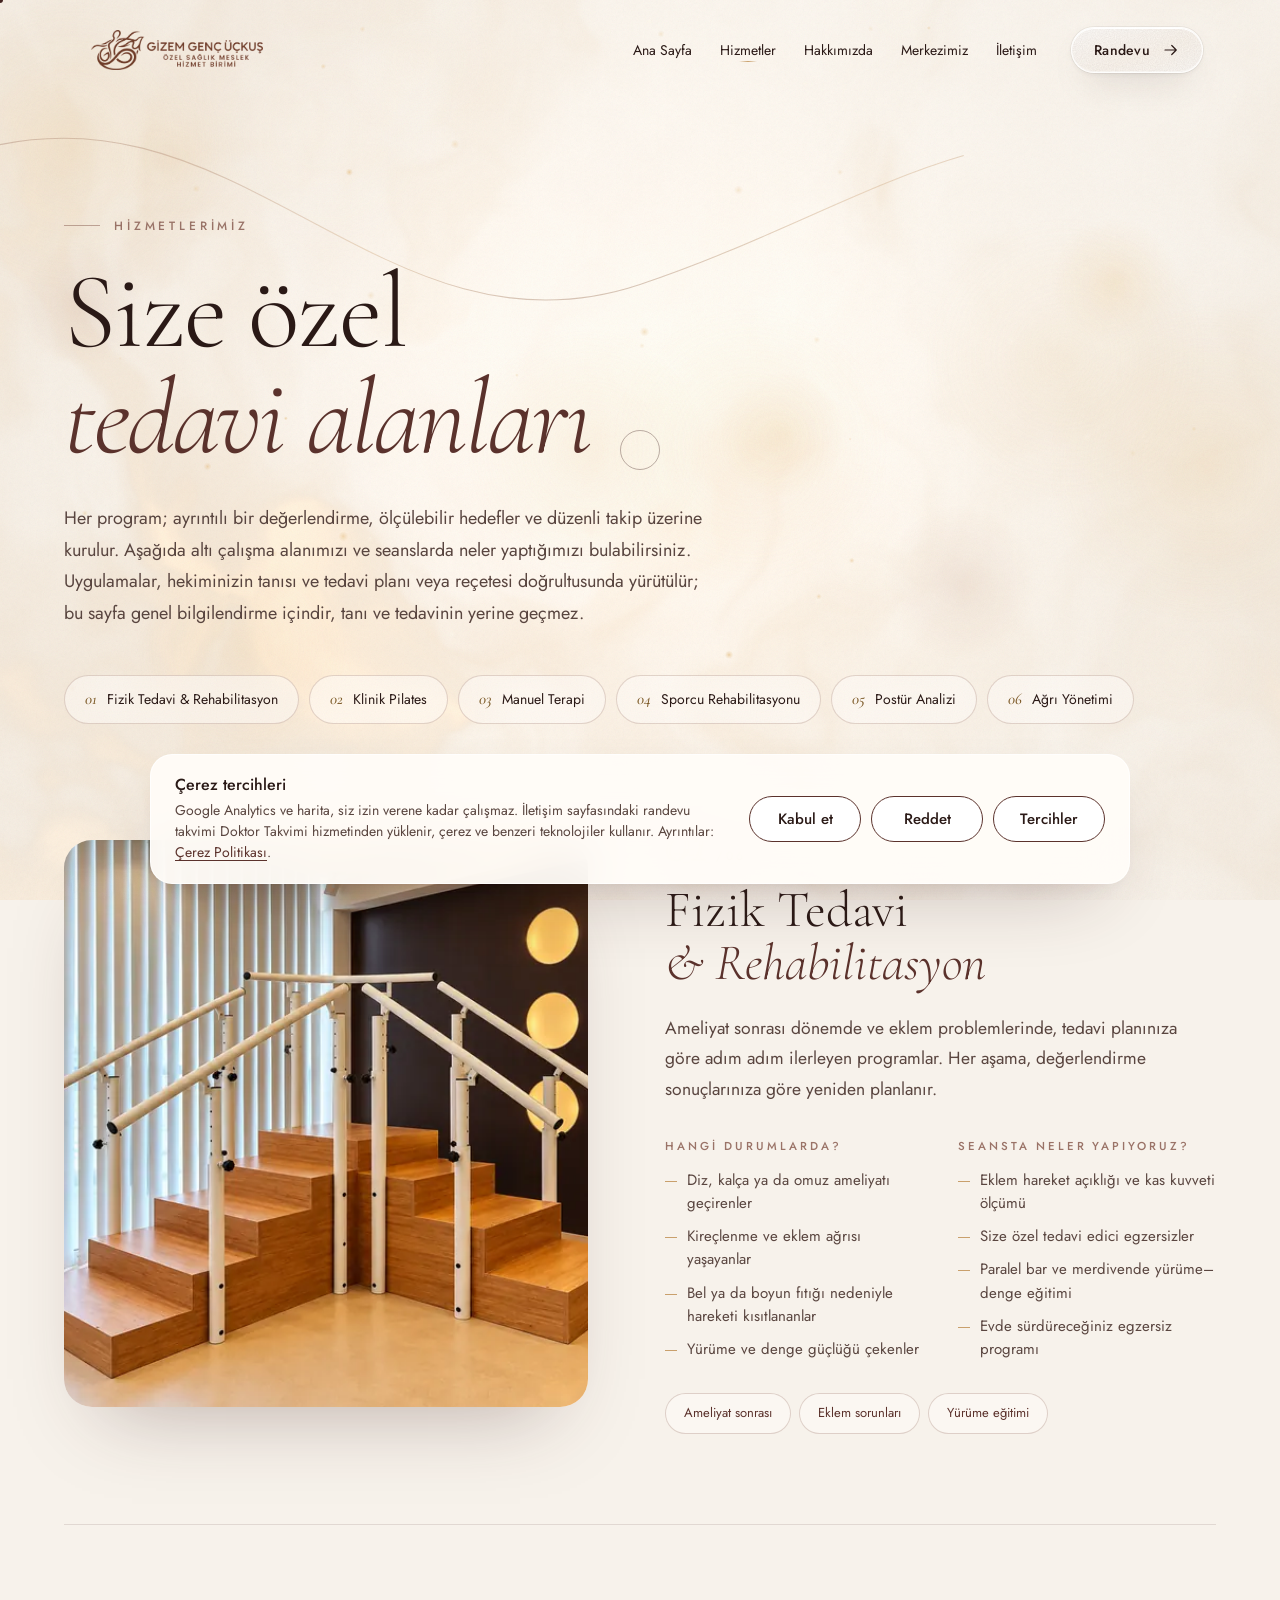
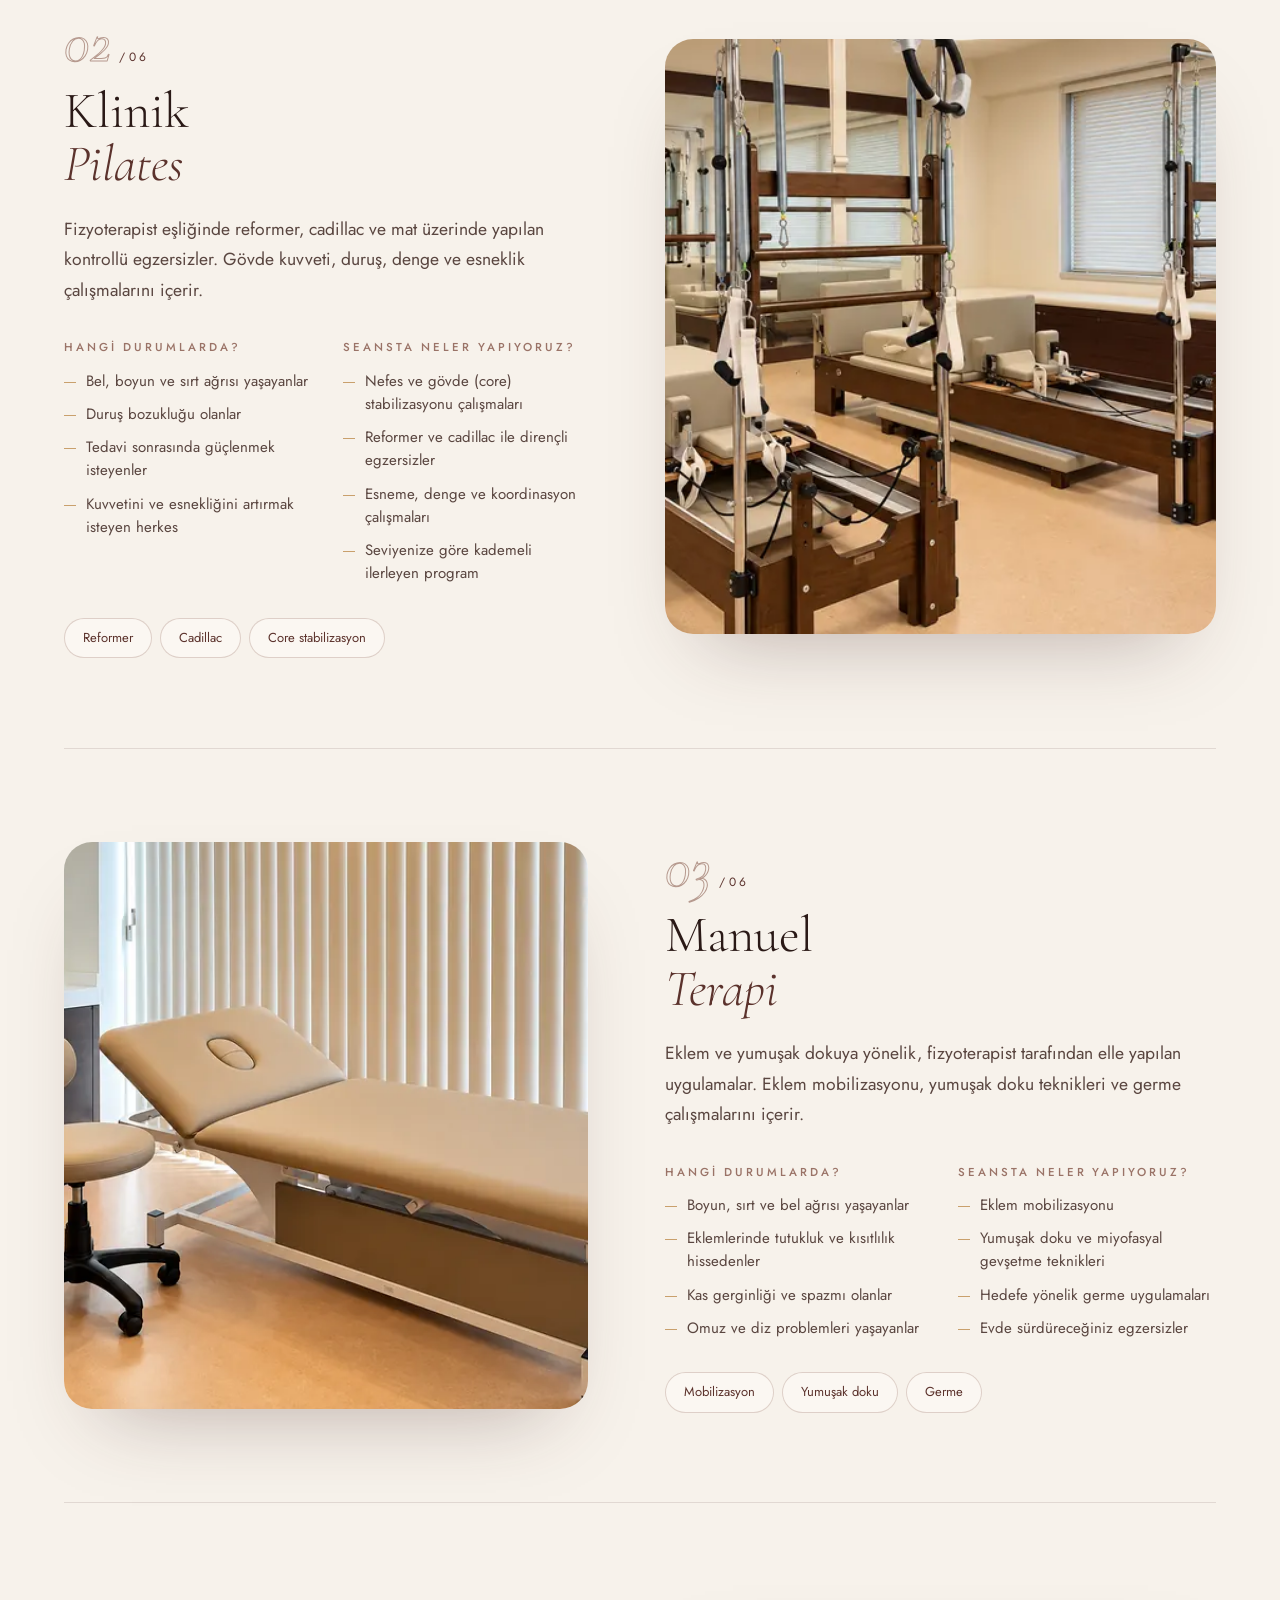
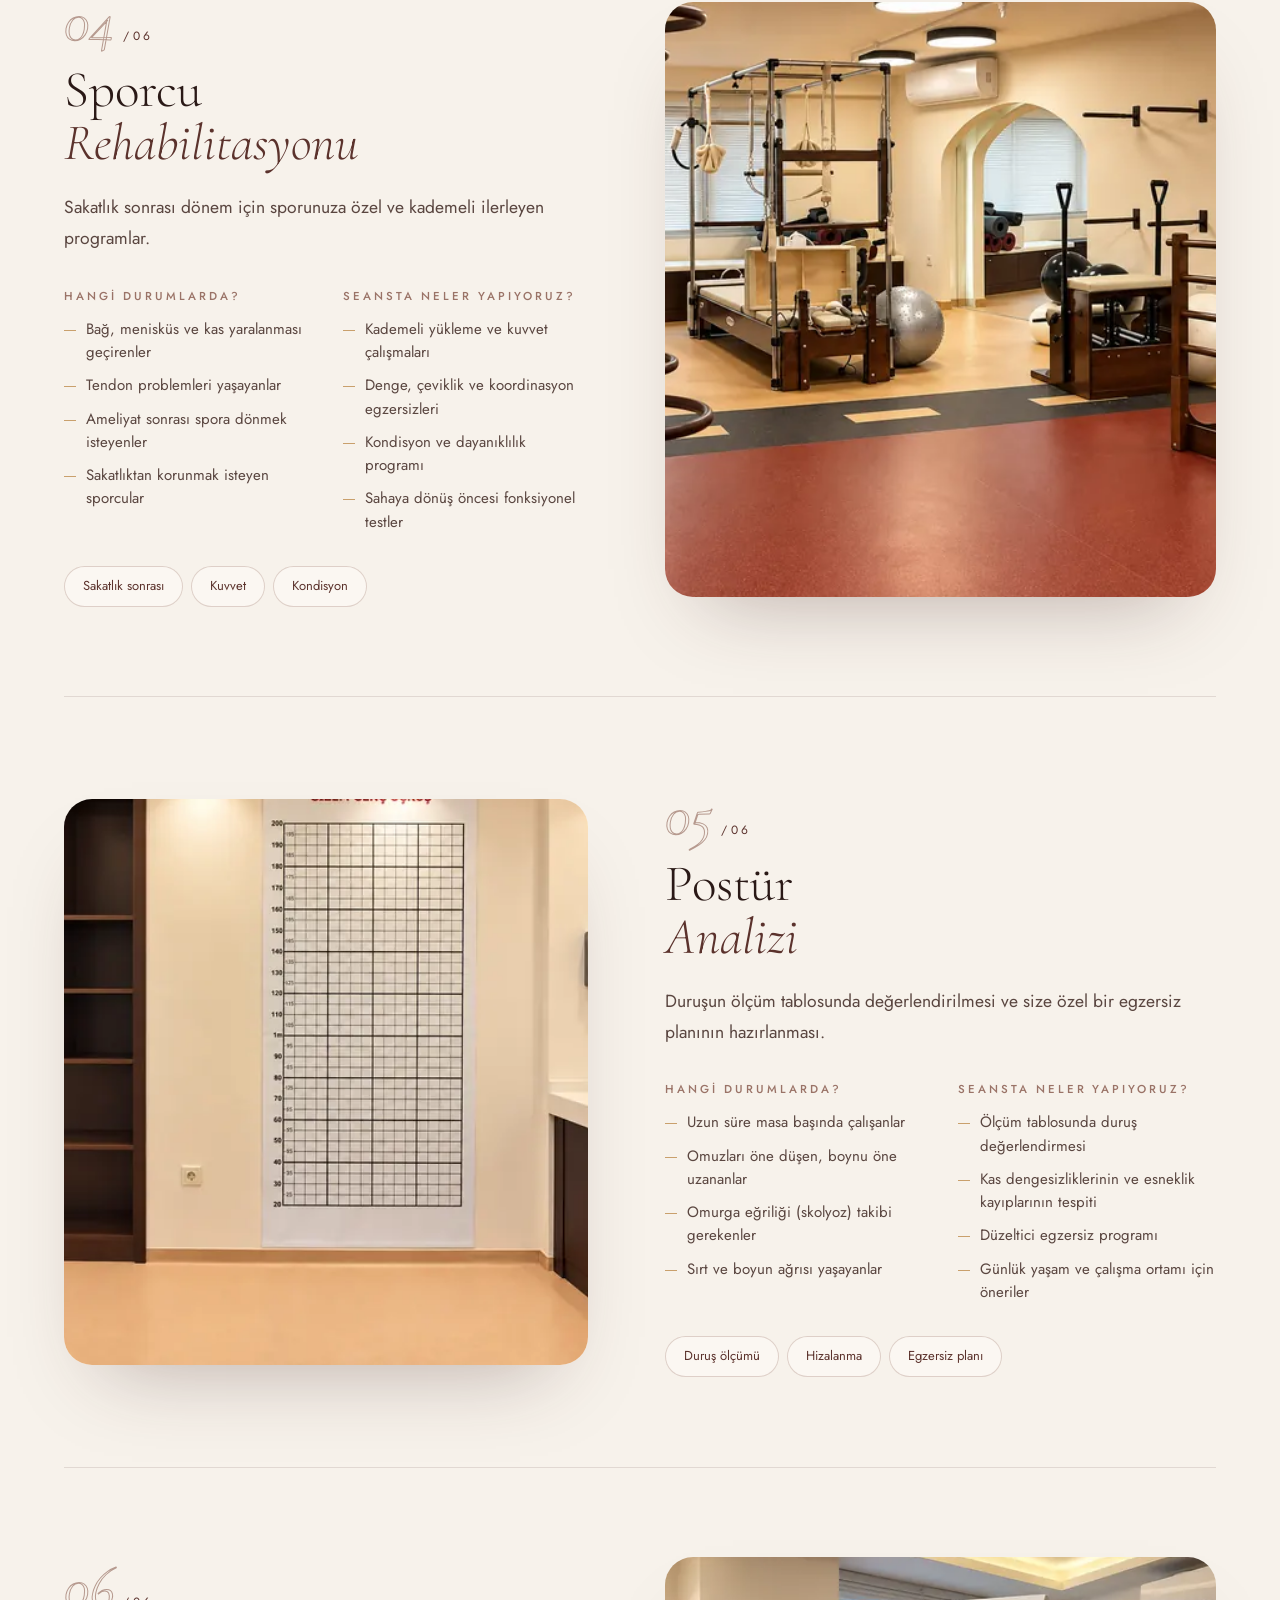
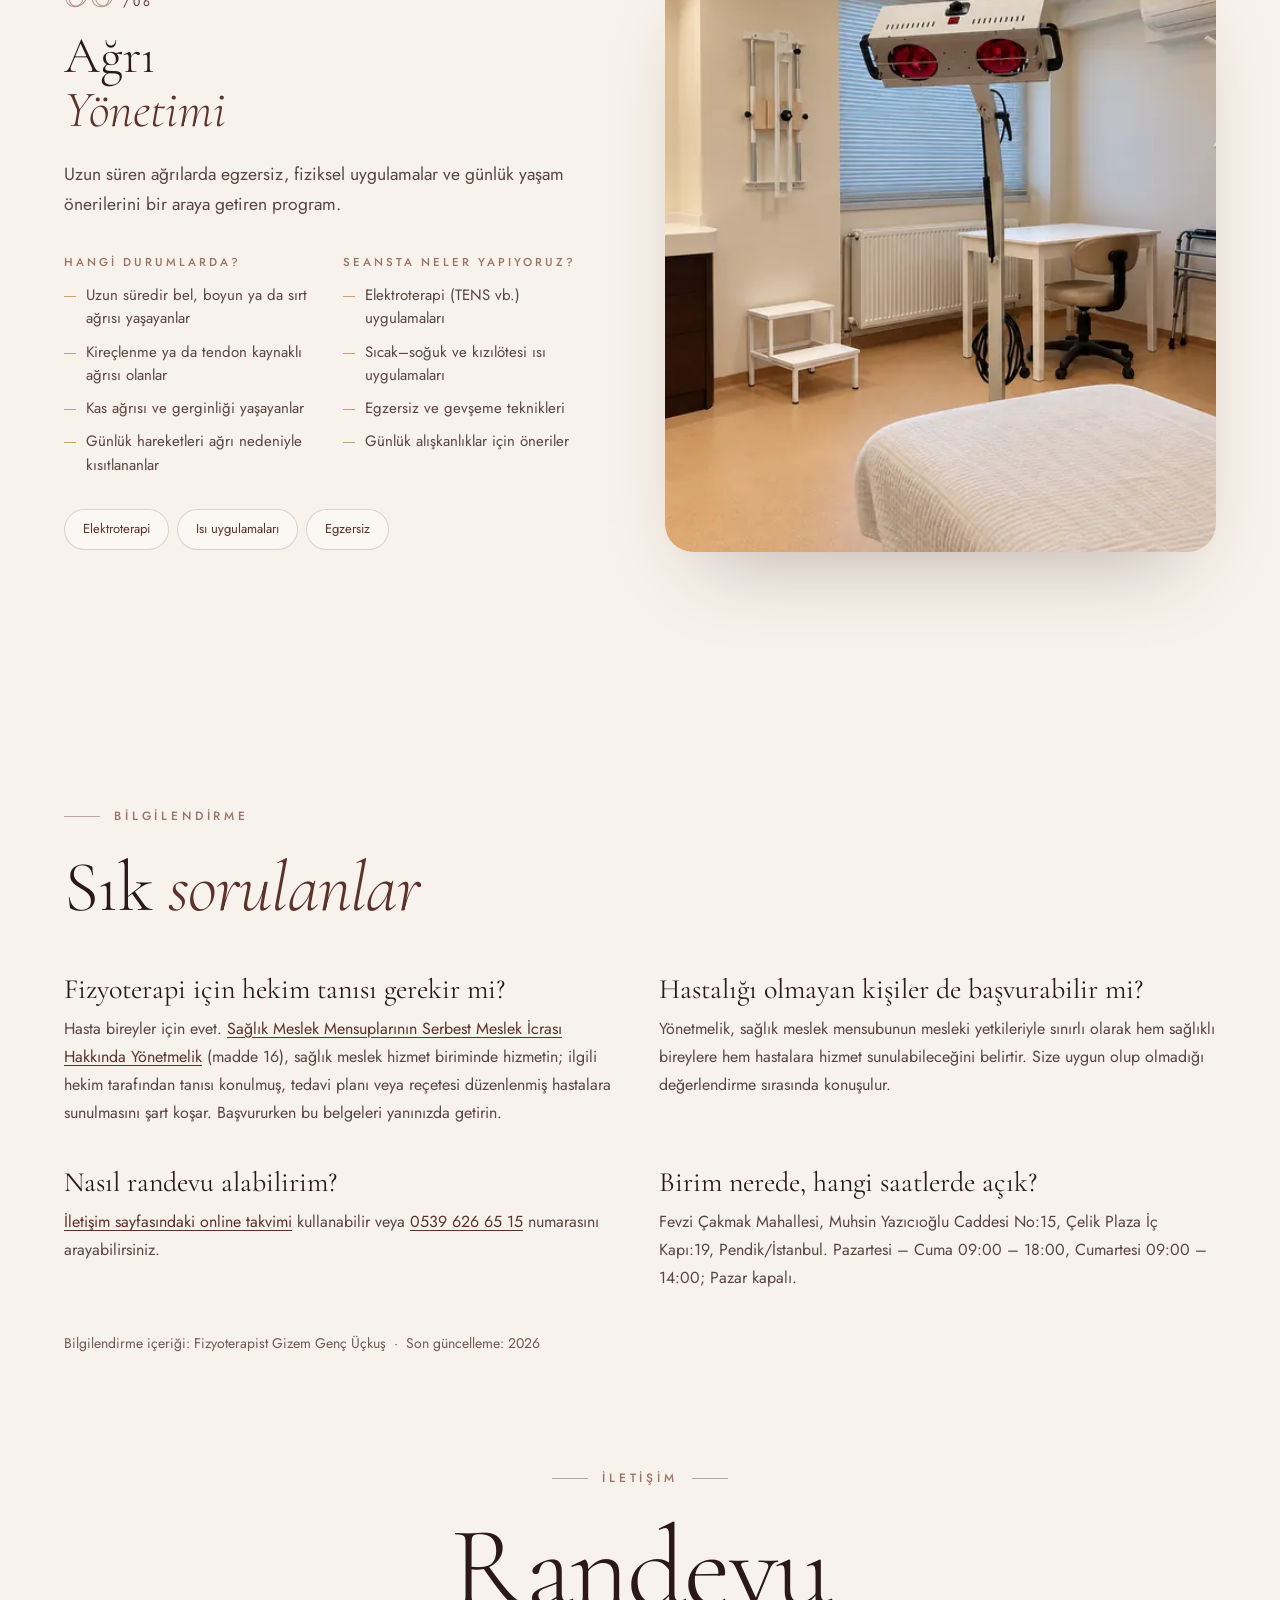
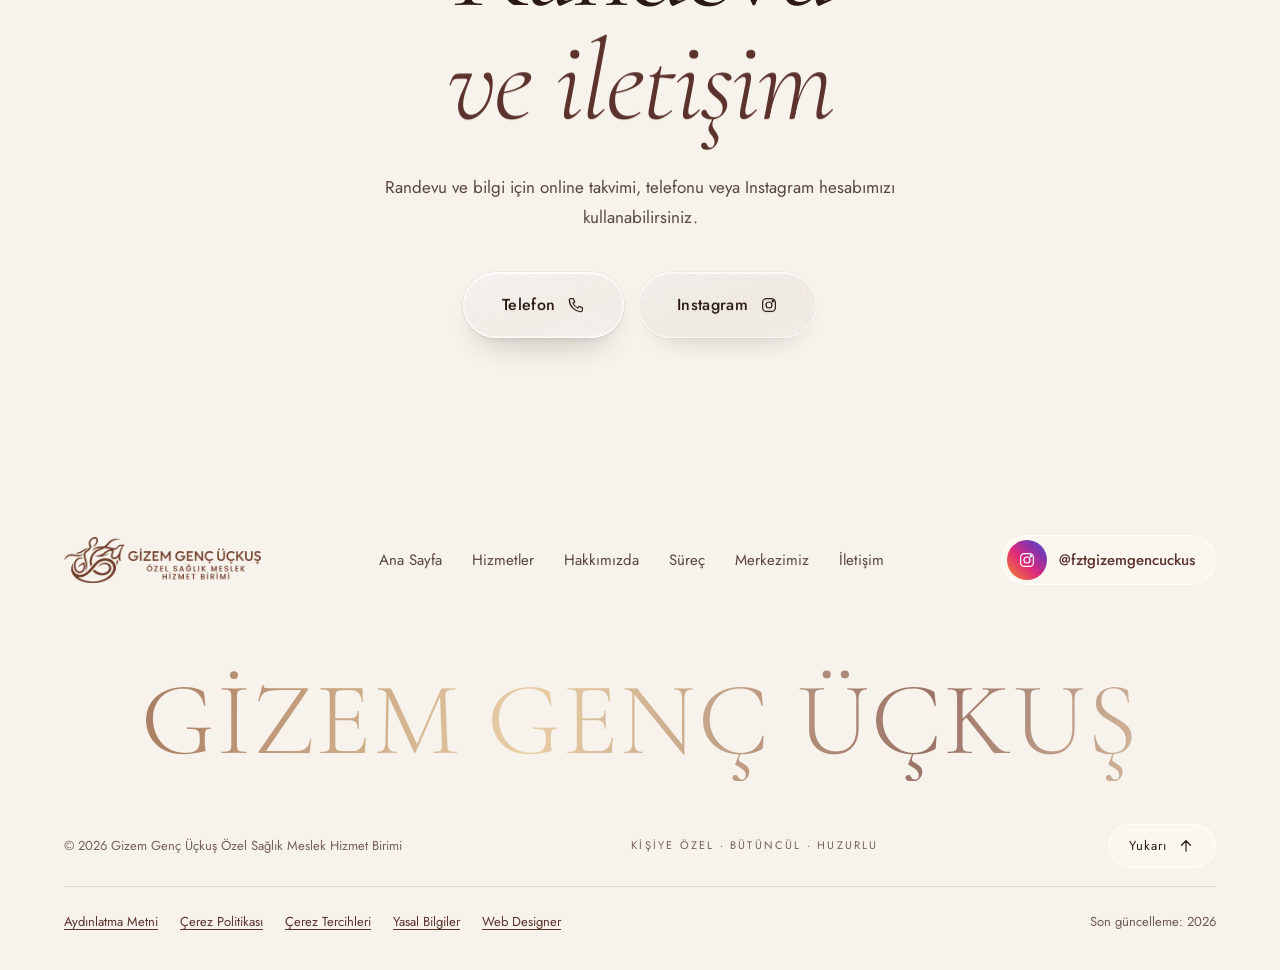
<file: hizmetler.html>
<!doctype html>
<html lang="tr" class="no-js">
<head>
  <meta charset="utf-8">
  <meta name="viewport" content="width=device-width, initial-scale=1">
  <title>Hizmetlerimiz | Fizyoterapist Gizem Genç Üçkuş, Pendik</title>
  <meta name="description" content="Pendik’teki birimimizde fizik tedavi ve rehabilitasyon, klinik pilates, manuel terapi, sporcu rehabilitasyonu, postür analizi ve ağrı yönetimi hakkında bilgi.">
  <meta name="theme-color" content="#F7F2EB">
  <link rel="icon" type="image/png" sizes="32x32" href="assets/img/simge-32.png">
  <link rel="icon" type="image/png" sizes="192x192" href="assets/img/simge-192.png">
  <link rel="apple-touch-icon" href="assets/img/simge-180.png">
  <link rel="manifest" href="site.webmanifest">

  <link rel="preload" href="assets/fonts/jost-normal-latin.woff2" as="font" type="font/woff2" crossorigin>
  <link rel="preload" href="assets/fonts/cormorant-normal-latin.woff2" as="font" type="font/woff2" crossorigin>
  <link rel="stylesheet" href="css/yazitipi.css?v=e5b4fbf950">

  <link rel="stylesheet" href="css/yeni.css?v=71f97c41a3">
  <link rel="stylesheet" href="css/hizmetler.css?v=26263f8f8d">
  <script>(function(d){d.classList.replace('no-js','js');try{var t=JSON.parse(localStorage.getItem('gg-tercih'));if(t&&t.s===2&&(Date.now()-new Date(t.t))/864e5<=180)d.classList.add('trc-var')}catch(e){}})(document.documentElement)</script>
  <link rel="canonical" href="https://fizyoterapistgizemgencuckus.com/hizmetler.html">
  <meta property="og:type" content="website">
  <meta property="og:locale" content="tr_TR">
  <meta property="og:site_name" content="Fizyoterapist Gizem Genç Üçkuş">
  <meta property="og:title" content="Hizmetlerimiz | Fizyoterapist Gizem Genç Üçkuş, Pendik">
  <meta property="og:description" content="Pendik’teki birimimizde fizik tedavi ve rehabilitasyon, klinik pilates, manuel terapi, sporcu rehabilitasyonu, postür analizi ve ağrı yönetimi hakkında bilgi.">
  <meta property="og:url" content="https://fizyoterapistgizemgencuckus.com/hizmetler.html">
  <meta property="og:image" content="https://fizyoterapistgizemgencuckus.com/assets/img/paylasim-logo.jpg">
  <meta property="og:image:width" content="1200">
  <meta property="og:image:height" content="630">
  <meta property="og:image:alt" content="Fizyoterapist Gizem Genç Üçkuş logosu">
  <meta name="twitter:card" content="summary_large_image">
  <script type="application/ld+json">{"@context":"https://schema.org","@graph":[{"@type":"BreadcrumbList","itemListElement":[{"@type":"ListItem","position":1,"name":"Ana Sayfa","item":"https://fizyoterapistgizemgencuckus.com/"},{"@type":"ListItem","position":2,"name":"Hizmetlerimiz","item":"https://fizyoterapistgizemgencuckus.com/hizmetler.html"}]}]}</script>
  <meta name="gg-olcum" content="G-Q2FYMWF146">
</head>
<body>
  <a class="atla" href="#icerik">İçeriğe atla</a>
  <section class="trc glass" aria-label="Çerez tercihleri" data-lenis-prevent>
    <div class="trc__metin">
      <h2>Çerez tercihleri</h2>
      <p>Google Analytics ve harita, siz izin verene kadar çalışmaz. İletişim sayfasındaki randevu takvimi Doktor Takvimi hizmetinden yüklenir, çerez ve benzeri teknolojiler kullanır. Ayrıntılar: <a href="cerez-politikasi.html">Çerez Politikası</a>.</p>
    </div>
    <div class="trc__dugmeler">
      <button type="button" data-trc="kabul">Kabul et</button>
      <button type="button" data-trc="ret">Reddet</button>
      <button type="button" data-trc="tercih">Tercihler</button>
    </div>
  </section>

  <svg width="0" height="0" style="position:absolute" aria-hidden="true">
    <defs>
      <filter id="l2a" color-interpolation-filters="sRGB"><feColorMatrix type="matrix" values="0 0 0 0 0  0 0 0 0 0  0 0 0 0 0  1 0 0 0 0"/></filter>
      <linearGradient id="gLine" x1="0" y1="0" x2="1" y2="1"><stop offset="0" stop-color="#9A7367"/><stop offset=".5" stop-color="#D2AC82"/><stop offset="1" stop-color="#5B322C"/></linearGradient>
    </defs>
    <symbol id="i-arrow" viewBox="0 0 24 24"><path d="M4 12h15M13 6l6 6-6 6"/></symbol>
    <symbol id="i-arrow-ur" viewBox="0 0 24 24"><path d="M7 17L17 7M9 7h8v8"/></symbol>
    <symbol id="i-chev-l" viewBox="0 0 24 24"><path d="M15 5l-7 7 7 7"/></symbol>
    <symbol id="i-chev-r" viewBox="0 0 24 24"><path d="M9 5l7 7-7 7"/></symbol>
    <symbol id="i-phone" viewBox="0 0 24 24"><path d="M5 3.5h3.5l1.8 4.6-2.3 1.4a11 11 0 0 0 6.5 6.5l1.4-2.3 4.6 1.8V19a2 2 0 0 1-2 2A17 17 0 0 1 3 5.5a2 2 0 0 1 2-2z"/></symbol>
    <symbol id="i-mail" viewBox="0 0 24 24"><rect x="3" y="5" width="18" height="14" rx="2"/><path d="M3.5 6.5l8.5 6.5 8.5-6.5"/></symbol>
    <symbol id="i-pin" viewBox="0 0 24 24"><path d="M12 21s-7-6.2-7-11.5a7 7 0 0 1 14 0C19 14.8 12 21 12 21z"/><circle cx="12" cy="9.5" r="2.6"/></symbol>
    <symbol id="i-clock" viewBox="0 0 24 24"><circle cx="12" cy="12" r="9"/><path d="M12 7v5l3.5 2"/></symbol>
    <symbol id="i-insta" viewBox="0 0 24 24"><rect x="3.5" y="3.5" width="17" height="17" rx="5"/><circle cx="12" cy="12" r="4"/><circle cx="17.2" cy="6.8" r=".9" fill="currentColor"/></symbol>
    <symbol id="i-wa" viewBox="0 0 24 24"><path d="M4 20l1.2-4A8.5 8.5 0 1 1 8.4 19z"/><path d="M9 8.5c0 3.5 3 6.5 6.5 6.5l1-1.6-2-1-1 .9a5 5 0 0 1-2.8-2.8l.9-1-1-2z"/></symbol>
    <symbol id="i-close" viewBox="0 0 24 24"><path d="M5 5l14 14M19 5L5 19"/></symbol>
    <symbol id="i-up" viewBox="0 0 24 24"><path d="M12 19V5M6 11l6-6 6 6"/></symbol>
    <symbol id="i-star" viewBox="0 0 24 24"><path d="M12 2.5l1.9 6.6 6.6 1.9-6.6 1.9L12 19.5l-1.9-6.6L3.5 11l6.6-1.9z" fill="currentColor" stroke="none"/></symbol>
  </svg>

  <div class="bg" aria-hidden="true">
    <canvas class="bg__fluid"></canvas>
    <div class="bg__fallback"><i></i><i></i><i></i></div>
    <svg class="bg__lines" viewBox="0 0 1440 3200" preserveAspectRatio="xMidYMin slice" fill="none">
      <path d="M-60 180 C 260 60, 420 420, 720 320 S 1180 40, 1500 260"/>
      <path d="M1500 760 C 1180 640, 1060 1020, 760 980 S 220 760, -60 1040"/>
      <path d="M-60 1500 C 300 1380, 520 1820, 880 1680 S 1300 1380, 1500 1620"/>
      <path d="M1500 2240 C 1200 2100, 980 2520, 640 2440 S 140 2200, -60 2480"/>
      <path d="M-60 2880 C 340 2760, 560 3160, 900 3040 S 1320 2780, 1500 2960"/>
    </svg>
    <canvas class="bg__dust"></canvas>
  </div>
  <div class="grain" aria-hidden="true"></div>
  <div class="cursor" aria-hidden="true"><span class="cursor__dot"></span><span class="cursor__ring"><em></em></span></div>
  <div class="progress" aria-hidden="true"><i></i></div>

  <header class="hd">
    <div class="hd__bar">
      <a href="/#top" class="hd__logo" aria-label="Gizem Genç Üçkuş Özel Sağlık Meslek Hizmet Birimi, ana sayfa"><img src="assets/img/logo-kahve.webp" alt="Gizem Genç Üçkuş Özel Sağlık Meslek Hizmet Birimi" width="880" height="205" decoding="async"></a>
      <nav class="hd__nav" aria-label="Ana menü">
        <a href="/#top"><span data-t="Ana Sayfa">Ana Sayfa</span></a>
        <a href="#top" aria-current="page"><span data-t="Hizmetler">Hizmetler</span></a>
        <a href="hakkimizda.html"><span data-t="Hakkımızda">Hakkımızda</span></a>
        <a href="/#galeri"><span data-t="Merkezimiz">Merkezimiz</span></a>
        <a href="iletisim.html"><span data-t="İletişim">İletişim</span></a>
      </nav>
      <a href="iletisim.html#randevu" class="btn btn--door btn--sm magnetic hd__cta"><span>Randevu</span><svg class="ico"><use href="#i-arrow"/></svg></a>
      <button class="hd__burger" aria-label="Menüyü aç" aria-expanded="false"><span></span><span></span></button>
    </div>
  </header>

  <div class="mnav" aria-hidden="true" inert>
    <nav>
      <a href="/#top"><small>01</small>Ana Sayfa</a>
      <a href="#top" aria-current="page"><small>02</small>Hizmetler</a>
      <a href="hakkimizda.html"><small>03</small>Hakkımızda</a>
      <a href="/#galeri"><small>04</small>Merkezimiz</a>
      <a href="iletisim.html"><small>05</small>İletişim</a>
    </nav>
    <div class="mnav__foot"><a href="tel:+905396266515">0539 626 65 15</a><a class="mnav__ig" href="https://www.instagram.com/fztgizemgencuckus/" target="_blank" rel="noopener"><svg class="ico"><use href="#i-insta"/></svg>@fztgizemgencuckus</a><span>Pzt – Cuma 09:00 – 18:00<br>Cumartesi 09:00 – 14:00<br>Pazar kapalı</span></div>
  </div>

  <main id="top">
    <span id="icerik" tabindex="-1"></span>

    <section class="ph">
      <div class="wrap">
        <p class="kicker"><i></i>Hizmetlerimiz</p>
        <h1 class="ph__title" data-lines>Size özel<br><em>tedavi alanları</em></h1>
        <p class="ph__lead fx-up">Her program; ayrıntılı bir değerlendirme, ölçülebilir hedefler ve düzenli takip üzerine kurulur. Aşağıda altı çalışma alanımızı ve seanslarda neler yaptığımızı bulabilirsiniz. Uygulamalar, hekiminizin tanısı ve tedavi planı veya reçetesi doğrultusunda yürütülür; bu sayfa genel bilgilendirme içindir, tanı ve tedavinin yerine geçmez.</p>
        <nav class="ph__chips fx-up" aria-label="Hizmetler">
          <a href="#fizik-tedavi"><small>01</small>Fizik Tedavi &amp; Rehabilitasyon</a>
          <a href="#klinik-pilates"><small>02</small>Klinik Pilates</a>
          <a href="#manuel-terapi"><small>03</small>Manuel Terapi</a>
          <a href="#sporcu-rehabilitasyonu"><small>04</small>Sporcu Rehabilitasyonu</a>
          <a href="#postur-analizi"><small>05</small>Postür Analizi</a>
          <a href="#agri-yonetimi"><small>06</small>Ağrı Yönetimi</a>
        </nav>
      </div>
    </section>

    <section class="hzs">
      <div class="wrap">

        <article class="hz" id="fizik-tedavi">
          <div class="hz__media" data-cursor="İncele"><img src="assets/img/denge-merdiven.webp" alt="Denge ve yürüme eğitimi için merdiven ve tutunma barları" loading="lazy" width="1448" height="1086" decoding="async" srcset="assets/img/denge-merdiven-sm.webp 800w, assets/img/denge-merdiven.webp 1448w" sizes="(max-width: 900px) 92vw, 46vw"></div>
          <div class="hz__body">
            <span class="hz__no">01<small>/06</small></span>
            <h2>Fizik Tedavi <em>&amp; Rehabilitasyon</em></h2>
            <p class="hz__lead">Ameliyat sonrası dönemde ve eklem problemlerinde, tedavi planınıza göre adım adım ilerleyen programlar. Her aşama, değerlendirme sonuçlarınıza göre yeniden planlanır.</p>
            <div class="hz__cols">
              <div><h3>Hangi durumlarda?</h3><ul><li>Diz, kalça ya da omuz ameliyatı geçirenler</li><li>Kireçlenme ve eklem ağrısı yaşayanlar</li><li>Bel ya da boyun fıtığı nedeniyle hareketi kısıtlananlar</li><li>Yürüme ve denge güçlüğü çekenler</li></ul></div>
              <div><h3>Seansta neler yapıyoruz?</h3><ul><li>Eklem hareket açıklığı ve kas kuvveti ölçümü</li><li>Size özel tedavi edici egzersizler</li><li>Paralel bar ve merdivende yürüme–denge eğitimi</li><li>Evde sürdüreceğiniz egzersiz programı</li></ul></div>
            </div>
            <ul class="hz__tags"><li>Ameliyat sonrası</li><li>Eklem sorunları</li><li>Yürüme eğitimi</li></ul>
          </div>
        </article>

        <article class="hz" id="klinik-pilates">
          <div class="hz__media" data-cursor="İncele"><img src="assets/img/pilates-reformer.webp" alt="Reformer cihazlarının bulunduğu klinik pilates salonu" loading="lazy" width="1536" height="1024" decoding="async" srcset="assets/img/pilates-reformer-sm.webp 800w, assets/img/pilates-reformer.webp 1536w" sizes="(max-width: 900px) 92vw, 46vw"></div>
          <div class="hz__body">
            <span class="hz__no">02<small>/06</small></span>
            <h2>Klinik <em>Pilates</em></h2>
            <p class="hz__lead">Fizyoterapist eşliğinde reformer, cadillac ve mat üzerinde yapılan kontrollü egzersizler. Gövde kuvveti, duruş, denge ve esneklik çalışmalarını içerir.</p>
            <div class="hz__cols">
              <div><h3>Hangi durumlarda?</h3><ul><li>Bel, boyun ve sırt ağrısı yaşayanlar</li><li>Duruş bozukluğu olanlar</li><li>Tedavi sonrasında güçlenmek isteyenler</li><li>Kuvvetini ve esnekliğini artırmak isteyen herkes</li></ul></div>
              <div><h3>Seansta neler yapıyoruz?</h3><ul><li>Nefes ve gövde (core) stabilizasyonu çalışmaları</li><li>Reformer ve cadillac ile dirençli egzersizler</li><li>Esneme, denge ve koordinasyon çalışmaları</li><li>Seviyenize göre kademeli ilerleyen program</li></ul></div>
            </div>
            <ul class="hz__tags"><li>Reformer</li><li>Cadillac</li><li>Core stabilizasyon</li></ul>
          </div>
        </article>

        <article class="hz" id="manuel-terapi">
          <div class="hz__media" data-cursor="İncele"><img src="assets/img/manuel-terapi-yatak.webp" alt="Manuel terapi yatağı" loading="lazy" width="1448" height="1086" decoding="async" srcset="assets/img/manuel-terapi-yatak-sm.webp 800w, assets/img/manuel-terapi-yatak.webp 1448w" sizes="(max-width: 900px) 92vw, 46vw"></div>
          <div class="hz__body">
            <span class="hz__no">03<small>/06</small></span>
            <h2>Manuel <em>Terapi</em></h2>
            <p class="hz__lead">Eklem ve yumuşak dokuya yönelik, fizyoterapist tarafından elle yapılan uygulamalar. Eklem mobilizasyonu, yumuşak doku teknikleri ve germe çalışmalarını içerir.</p>
            <div class="hz__cols">
              <div><h3>Hangi durumlarda?</h3><ul><li>Boyun, sırt ve bel ağrısı yaşayanlar</li><li>Eklemlerinde tutukluk ve kısıtlılık hissedenler</li><li>Kas gerginliği ve spazmı olanlar</li><li>Omuz ve diz problemleri yaşayanlar</li></ul></div>
              <div><h3>Seansta neler yapıyoruz?</h3><ul><li>Eklem mobilizasyonu</li><li>Yumuşak doku ve miyofasyal gevşetme teknikleri</li><li>Hedefe yönelik germe uygulamaları</li><li>Evde sürdüreceğiniz egzersizler</li></ul></div>
            </div>
            <ul class="hz__tags"><li>Mobilizasyon</li><li>Yumuşak doku</li><li>Germe</li></ul>
          </div>
        </article>

        <article class="hz" id="sporcu-rehabilitasyonu">
          <div class="hz__media" data-cursor="İncele"><img src="assets/img/fonksiyonel-alan.webp" alt="Fonksiyonel egzersiz ve kuvvet alanı" loading="lazy" width="1536" height="1024" decoding="async" srcset="assets/img/fonksiyonel-alan-sm.webp 800w, assets/img/fonksiyonel-alan.webp 1536w" sizes="(max-width: 900px) 92vw, 46vw"></div>
          <div class="hz__body">
            <span class="hz__no">04<small>/06</small></span>
            <h2>Sporcu <em>Rehabilitasyonu</em></h2>
            <p class="hz__lead">Sakatlık sonrası dönem için sporunuza özel ve kademeli ilerleyen programlar.</p>
            <div class="hz__cols">
              <div><h3>Hangi durumlarda?</h3><ul><li>Bağ, menisküs ve kas yaralanması geçirenler</li><li>Tendon problemleri yaşayanlar</li><li>Ameliyat sonrası spora dönmek isteyenler</li><li>Sakatlıktan korunmak isteyen sporcular</li></ul></div>
              <div><h3>Seansta neler yapıyoruz?</h3><ul><li>Kademeli yükleme ve kuvvet çalışmaları</li><li>Denge, çeviklik ve koordinasyon egzersizleri</li><li>Kondisyon ve dayanıklılık programı</li><li>Sahaya dönüş öncesi fonksiyonel testler</li></ul></div>
            </div>
            <ul class="hz__tags"><li>Sakatlık sonrası</li><li>Kuvvet</li><li>Kondisyon</li></ul>
          </div>
        </article>

        <article class="hz" id="postur-analizi">
          <div class="hz__media" data-cursor="İncele"><img src="assets/img/postur-analizi.webp" alt="Duruş değerlendirmesinde kullanılan ölçüm tablosu" loading="lazy" width="1536" height="1024" decoding="async" srcset="assets/img/postur-analizi-sm.webp 800w, assets/img/postur-analizi.webp 1536w" sizes="(max-width: 900px) 92vw, 46vw"></div>
          <div class="hz__body">
            <span class="hz__no">05<small>/06</small></span>
            <h2>Postür <em>Analizi</em></h2>
            <p class="hz__lead">Duruşun ölçüm tablosunda değerlendirilmesi ve size özel bir egzersiz planının hazırlanması.</p>
            <div class="hz__cols">
              <div><h3>Hangi durumlarda?</h3><ul><li>Uzun süre masa başında çalışanlar</li><li>Omuzları öne düşen, boynu öne uzananlar</li><li>Omurga eğriliği (skolyoz) takibi gerekenler</li><li>Sırt ve boyun ağrısı yaşayanlar</li></ul></div>
              <div><h3>Seansta neler yapıyoruz?</h3><ul><li>Ölçüm tablosunda duruş değerlendirmesi</li><li>Kas dengesizliklerinin ve esneklik kayıplarının tespiti</li><li>Düzeltici egzersiz programı</li><li>Günlük yaşam ve çalışma ortamı için öneriler</li></ul></div>
            </div>
            <ul class="hz__tags"><li>Duruş ölçümü</li><li>Hizalanma</li><li>Egzersiz planı</li></ul>
          </div>
        </article>

        <article class="hz" id="agri-yonetimi">
          <div class="hz__media" data-cursor="İncele"><img src="assets/img/kizilotesi-odasi.webp" alt="Isı uygulamaları için kızılötesi lambanın bulunduğu tedavi odası" loading="lazy" width="1448" height="1086" decoding="async" srcset="assets/img/kizilotesi-odasi-sm.webp 800w, assets/img/kizilotesi-odasi.webp 1448w" sizes="(max-width: 900px) 92vw, 46vw"></div>
          <div class="hz__body">
            <span class="hz__no">06<small>/06</small></span>
            <h2>Ağrı <em>Yönetimi</em></h2>
            <p class="hz__lead">Uzun süren ağrılarda egzersiz, fiziksel uygulamalar ve günlük yaşam önerilerini bir araya getiren program.</p>
            <div class="hz__cols">
              <div><h3>Hangi durumlarda?</h3><ul><li>Uzun süredir bel, boyun ya da sırt ağrısı yaşayanlar</li><li>Kireçlenme ya da tendon kaynaklı ağrısı olanlar</li><li>Kas ağrısı ve gerginliği yaşayanlar</li><li>Günlük hareketleri ağrı nedeniyle kısıtlananlar</li></ul></div>
              <div><h3>Seansta neler yapıyoruz?</h3><ul><li>Elektroterapi (TENS vb.) uygulamaları</li><li>Sıcak–soğuk ve kızılötesi ısı uygulamaları</li><li>Egzersiz ve gevşeme teknikleri</li><li>Günlük alışkanlıklar için öneriler</li></ul></div>
            </div>
            <ul class="hz__tags"><li>Elektroterapi</li><li>Isı uygulamaları</li><li>Egzersiz</li></ul>
          </div>
        </article>

      </div>
    </section>

    <section class="sss" id="sik-sorulanlar">
      <div class="wrap">
        <p class="kicker"><i></i>Bilgilendirme</p>
        <h2 class="h2" data-lines>Sık <em>sorulanlar</em></h2>
        <div class="sss__liste">
          <article>
            <h3>Fizyoterapi için hekim tanısı gerekir mi?</h3>
            <p>Hasta bireyler için evet. <a href="https://resmigazete.gov.tr/eskiler/2025/03/20250329-1.htm" target="_blank" rel="noopener">Sağlık Meslek Mensuplarının Serbest Meslek İcrası Hakkında Yönetmelik</a> (madde 16), sağlık meslek hizmet biriminde hizmetin; ilgili hekim tarafından tanısı konulmuş, tedavi planı veya reçetesi düzenlenmiş hastalara sunulmasını şart koşar. Başvururken bu belgeleri yanınızda getirin.</p>
          </article>
          <article>
            <h3>Hastalığı olmayan kişiler de başvurabilir mi?</h3>
            <p>Yönetmelik, sağlık meslek mensubunun mesleki yetkileriyle sınırlı olarak hem sağlıklı bireylere hem hastalara hizmet sunulabileceğini belirtir. Size uygun olup olmadığı değerlendirme sırasında konuşulur.</p>
          </article>
          <article>
            <h3>Nasıl randevu alabilirim?</h3>
            <p><a href="iletisim.html#randevu">İletişim sayfasındaki online takvimi</a> kullanabilir veya <a href="tel:+905396266515">0539 626 65 15</a> numarasını arayabilirsiniz.</p>
          </article>
          <article>
            <h3>Birim nerede, hangi saatlerde açık?</h3>
            <p>Fevzi Çakmak Mahallesi, Muhsin Yazıcıoğlu Caddesi No:15, Çelik Plaza İç Kapı:19, Pendik/İstanbul. Pazartesi – Cuma 09:00 – 18:00, Cumartesi 09:00 – 14:00; Pazar kapalı.</p>
          </article>
        </div>
        <p class="sss__imza">Bilgilendirme içeriği: Fizyoterapist Gizem Genç Üçkuş<span class="ft__ayrac">·</span>Son güncelleme: <time datetime="2026">2026</time></p>
      </div>
    </section>

    <section class="cta cta--sub" id="iletisim">
      <div class="wrap cta__wrap">
        <p class="kicker kicker--c"><i></i>İletişim<i></i></p>
        <h2 class="cta__title" data-lines>Randevu<br><em>ve iletişim</em></h2>
        <p class="cta__text fx-up">Randevu ve bilgi için online takvimi, telefonu veya Instagram hesabımızı kullanabilirsiniz.</p>
        <div class="cta__btns fx-up">
          <a href="tel:+905396266515" class="btn btn--door btn--lg magnetic"><span>Telefon</span><svg class="ico"><use href="#i-phone"/></svg></a>
          <a href="https://www.instagram.com/fztgizemgencuckus/" target="_blank" rel="noopener" class="btn btn--glass btn--lg magnetic"><span>Instagram</span><svg class="ico"><use href="#i-insta"/></svg></a>
        </div>
      </div>
    </section>
  </main>

  <footer class="ft">
    <div class="wrap">
      <div class="ft__row">
        <img class="ft__logo" src="assets/img/logo-kahve.webp" alt="Gizem Genç Üçkuş Özel Sağlık Meslek Hizmet Birimi" loading="lazy" width="880" height="205" decoding="async">
        <nav class="ft__nav" aria-label="Alt menü">
          <a href="/#top">Ana Sayfa</a><a href="#top">Hizmetler</a><a href="hakkimizda.html">Hakkımızda</a><a href="/#surec">Süreç</a><a href="/#galeri">Merkezimiz</a><a href="iletisim.html">İletişim</a>
        </nav>
        <div class="ft__soc"><a href="https://www.instagram.com/fztgizemgencuckus/" target="_blank" rel="noopener" aria-label="Instagram: @fztgizemgencuckus" class="ft__ig magnetic"><span class="ft__igi"><svg class="ico"><use href="#i-insta"/></svg></span>@fztgizemgencuckus</a></div>
      </div>
      <p class="ft__big" aria-hidden="true"><span>GİZEM GENÇ ÜÇKUŞ</span></p>
      <div class="ft__bottom">
        <span>© <span class="js-year">2026</span> Gizem Genç Üçkuş Özel Sağlık Meslek Hizmet Birimi</span>
        <span class="ft__tag">Kişiye özel · Bütüncül · Huzurlu</span>
        <button class="ft__up magnetic" aria-label="Yukarı çık"><span>Yukarı</span><svg class="ico"><use href="#i-up"/></svg></button>
      </div>
      <div class="ft__yasal">
        <nav aria-label="Yasal bağlantılar">
          <a href="aydinlatma-metni.html">Aydınlatma Metni</a>
          <a href="cerez-politikasi.html">Çerez Politikası</a>
          <button type="button" data-tercih-ac>Çerez Tercihleri</button>
          <a href="yasal-bilgiler.html">Yasal Bilgiler</a>
          <a href="https://erdemguvercin.com" target="_blank" rel="noopener">Web Designer</a>
        </nav>
        <p>Son güncelleme: <time datetime="2026">2026</time></p>
      </div>
    </div>
  </footer>

  <a href="https://www.instagram.com/fztgizemgencuckus/" class="wa wa--ig magnetic" target="_blank" rel="noopener" aria-label="Instagram: @fztgizemgencuckus"><span class="wa__i"><svg class="ico"><use href="#i-insta"/></svg></span><span class="wa__lbl"><small>Instagram</small>@fztgizemgencuckus</span></a>
  <div class="lb" aria-hidden="true" role="dialog" aria-modal="true" aria-label="Görsel büyütme" inert>
    <div class="lb__bg"></div>
    <figure class="lb__fig"><img alt=""><figcaption></figcaption><p class="lb__txt"></p></figure>
    <button class="rbtn lb__prev" aria-label="Önceki"><svg class="ico"><use href="#i-chev-l"/></svg></button>
    <button class="rbtn lb__next" aria-label="Sonraki"><svg class="ico"><use href="#i-chev-r"/></svg></button>
    <button class="rbtn lb__close" aria-label="Kapat"><svg class="ico"><use href="#i-close"/></svg></button>
    <span class="lb__count"></span>
  </div>

  <script src="js/vendor/gsap.min.js?v=28033e449a" defer></script>
  <script src="js/vendor/ScrollTrigger.min.js?v=ad33c2df9a" defer></script>
  <script src="js/vendor/lenis.min.js?v=b2958f142f" defer></script>
  <script src="js/tercih.js?v=1fe6b2a5fa" defer></script>
  <script src="js/yeni.js?v=64812c6f7a" defer></script>
</body>
</html>
</file>
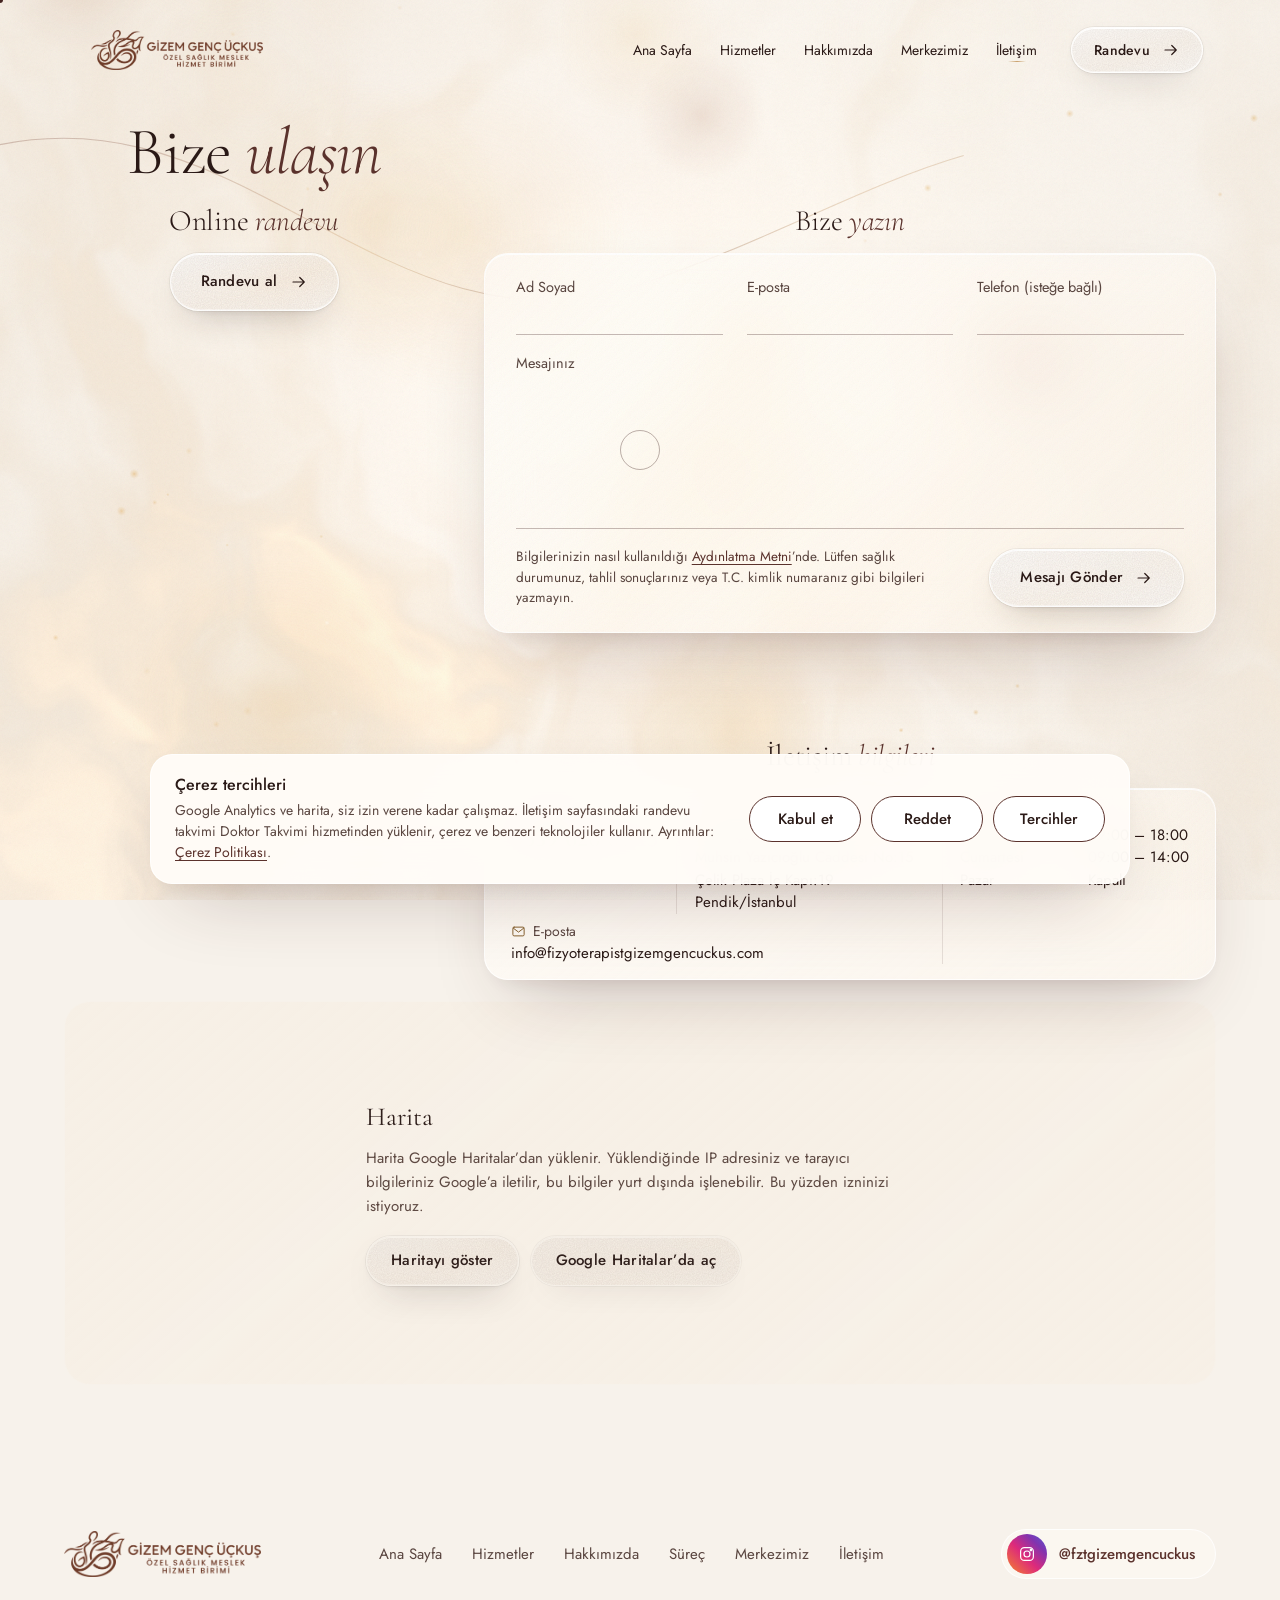
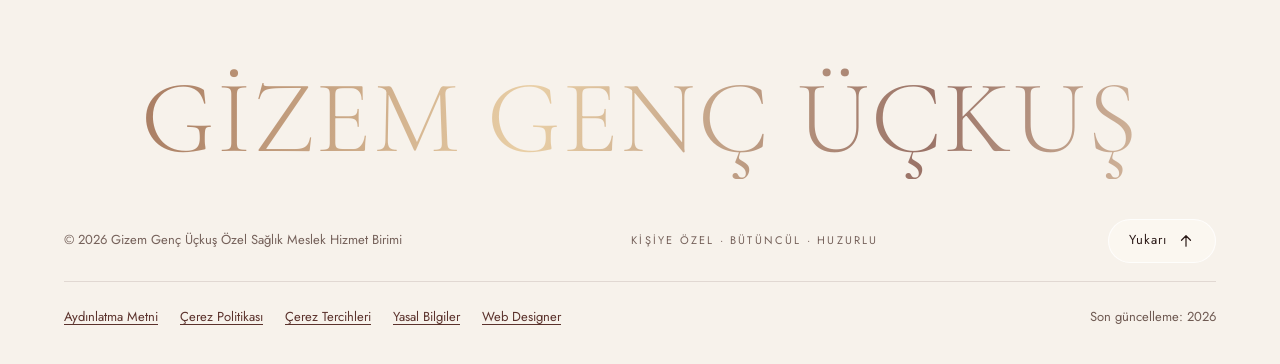
<file: iletisim.html>
<!doctype html>
<html lang="tr" class="no-js">
<head>
  <meta charset="utf-8">
  <meta name="viewport" content="width=device-width, initial-scale=1">
  <title>İletişim ve Randevu | Fizyoterapist Gizem Genç Üçkuş, Pendik</title>
  <meta name="description" content="Fizyoterapist Gizem Genç Üçkuş Özel Sağlık Meslek Hizmet Birimi: Fevzi Çakmak Mahallesi, Pendik/İstanbul. Adres, telefon, çalışma saatleri, randevu ve iletişim formu.">
  <meta name="theme-color" content="#F7F2EB">
  <link rel="icon" type="image/png" sizes="32x32" href="assets/img/simge-32.png">
  <link rel="icon" type="image/png" sizes="192x192" href="assets/img/simge-192.png">
  <link rel="apple-touch-icon" href="assets/img/simge-180.png">
  <link rel="manifest" href="site.webmanifest">

  <link rel="preconnect" href="https://platform.docplanner.com">
  <link rel="preconnect" href="https://www.doktortakvimi.com">
  <link rel="preload" as="script" href="https://platform.docplanner.com/js/widget.js">
  <link rel="preload" href="assets/fonts/jost-normal-latin.woff2" as="font" type="font/woff2" crossorigin>
  <link rel="preload" href="assets/fonts/cormorant-normal-latin.woff2" as="font" type="font/woff2" crossorigin>
  <link rel="stylesheet" href="css/yazitipi.css?v=e5b4fbf950">

  <link rel="stylesheet" href="css/yeni.css?v=71f97c41a3">
  <link rel="stylesheet" href="css/hizmetler.css?v=26263f8f8d">
  <link rel="stylesheet" href="css/iletisim.css?v=885b0d28d2">
  <script>(function(d){d.classList.replace('no-js','js');try{var t=JSON.parse(localStorage.getItem('gg-tercih'));if(t&&t.s===2&&(Date.now()-new Date(t.t))/864e5<=180)d.classList.add('trc-var')}catch(e){}})(document.documentElement)</script>
  <link rel="canonical" href="https://fizyoterapistgizemgencuckus.com/iletisim.html">
  <meta property="og:type" content="website">
  <meta property="og:locale" content="tr_TR">
  <meta property="og:site_name" content="Fizyoterapist Gizem Genç Üçkuş">
  <meta property="og:title" content="İletişim ve Randevu | Fizyoterapist Gizem Genç Üçkuş, Pendik">
  <meta property="og:description" content="Fizyoterapist Gizem Genç Üçkuş Özel Sağlık Meslek Hizmet Birimi: Fevzi Çakmak Mahallesi, Pendik/İstanbul. Adres, telefon, çalışma saatleri, randevu ve iletişim formu.">
  <meta property="og:url" content="https://fizyoterapistgizemgencuckus.com/iletisim.html">
  <meta property="og:image" content="https://fizyoterapistgizemgencuckus.com/assets/img/paylasim-logo.jpg">
  <meta property="og:image:width" content="1200">
  <meta property="og:image:height" content="630">
  <meta property="og:image:alt" content="Fizyoterapist Gizem Genç Üçkuş logosu">
  <meta name="twitter:card" content="summary_large_image">
  <script type="application/ld+json">{"@context":"https://schema.org","@graph":[{"@type":"BreadcrumbList","itemListElement":[{"@type":"ListItem","position":1,"name":"Ana Sayfa","item":"https://fizyoterapistgizemgencuckus.com/"},{"@type":"ListItem","position":2,"name":"İletişim","item":"https://fizyoterapistgizemgencuckus.com/iletisim.html"}]},{"@type":"Physiotherapy","@id":"https://fizyoterapistgizemgencuckus.com/#birim","name":"Fizyoterapist Gizem Genç Üçkuş Özel Sağlık Meslek Hizmet Birimi","url":"https://fizyoterapistgizemgencuckus.com/","telephone":"+905396266515","image":"https://fizyoterapistgizemgencuckus.com/assets/img/merkez-giris.webp","sameAs":["https://www.instagram.com/fztgizemgencuckus/"],"hasMap":"https://www.google.com/maps/place/Fizyoterapist+Gizem+Gen%C3%A7+%C3%9C%C3%A7ku%C5%9F+%C3%96zel+Sa%C4%9Fl%C4%B1k+Meslek+Hizmet+Birimi/@40.8880961,29.2626402,17z/data=!3m1!4b1!4m6!3m5!1s0x14cadbb7eac5d777:0x2894e27bdfe3eae!8m2!3d40.8880961!4d29.2626402!16s%2Fg%2F11zx43l660","address":{"@type":"PostalAddress","streetAddress":"Fevzi Çakmak Mahallesi, Muhsin Yazıcıoğlu Caddesi No:15, Çelik Plaza İç Kapı:19","addressLocality":"Pendik","addressRegion":"İstanbul","addressCountry":"TR"},"geo":{"@type":"GeoCoordinates","latitude":40.8880961,"longitude":29.2626402},"openingHoursSpecification":[{"@type":"OpeningHoursSpecification","dayOfWeek":["Monday","Tuesday","Wednesday","Thursday","Friday"],"opens":"09:00","closes":"18:00"},{"@type":"OpeningHoursSpecification","dayOfWeek":["Saturday"],"opens":"09:00","closes":"14:00"}]}]}</script>
  <meta name="gg-olcum" content="G-Q2FYMWF146">
</head>
<body>
  <a class="atla" href="#icerik">İçeriğe atla</a>
  <section class="trc glass" aria-label="Çerez tercihleri" data-lenis-prevent>
    <div class="trc__metin">
      <h2>Çerez tercihleri</h2>
      <p>Google Analytics ve harita, siz izin verene kadar çalışmaz. İletişim sayfasındaki randevu takvimi Doktor Takvimi hizmetinden yüklenir, çerez ve benzeri teknolojiler kullanır. Ayrıntılar: <a href="cerez-politikasi.html">Çerez Politikası</a>.</p>
    </div>
    <div class="trc__dugmeler">
      <button type="button" data-trc="kabul">Kabul et</button>
      <button type="button" data-trc="ret">Reddet</button>
      <button type="button" data-trc="tercih">Tercihler</button>
    </div>
  </section>

  <svg width="0" height="0" style="position:absolute" aria-hidden="true">
    <defs>
      <filter id="l2a" color-interpolation-filters="sRGB"><feColorMatrix type="matrix" values="0 0 0 0 0  0 0 0 0 0  0 0 0 0 0  1 0 0 0 0"/></filter>
      <linearGradient id="gLine" x1="0" y1="0" x2="1" y2="1"><stop offset="0" stop-color="#9A7367"/><stop offset=".5" stop-color="#D2AC82"/><stop offset="1" stop-color="#5B322C"/></linearGradient>
    </defs>
    <symbol id="i-arrow" viewBox="0 0 24 24"><path d="M4 12h15M13 6l6 6-6 6"/></symbol>
    <symbol id="i-arrow-ur" viewBox="0 0 24 24"><path d="M7 17L17 7M9 7h8v8"/></symbol>
    <symbol id="i-chev-l" viewBox="0 0 24 24"><path d="M15 5l-7 7 7 7"/></symbol>
    <symbol id="i-chev-r" viewBox="0 0 24 24"><path d="M9 5l7 7-7 7"/></symbol>
    <symbol id="i-phone" viewBox="0 0 24 24"><path d="M5 3.5h3.5l1.8 4.6-2.3 1.4a11 11 0 0 0 6.5 6.5l1.4-2.3 4.6 1.8V19a2 2 0 0 1-2 2A17 17 0 0 1 3 5.5a2 2 0 0 1 2-2z"/></symbol>
    <symbol id="i-mail" viewBox="0 0 24 24"><rect x="3" y="5" width="18" height="14" rx="2"/><path d="M3.5 6.5l8.5 6.5 8.5-6.5"/></symbol>
    <symbol id="i-pin" viewBox="0 0 24 24"><path d="M12 21s-7-6.2-7-11.5a7 7 0 0 1 14 0C19 14.8 12 21 12 21z"/><circle cx="12" cy="9.5" r="2.6"/></symbol>
    <symbol id="i-clock" viewBox="0 0 24 24"><circle cx="12" cy="12" r="9"/><path d="M12 7v5l3.5 2"/></symbol>
    <symbol id="i-insta" viewBox="0 0 24 24"><rect x="3.5" y="3.5" width="17" height="17" rx="5"/><circle cx="12" cy="12" r="4"/><circle cx="17.2" cy="6.8" r=".9" fill="currentColor"/></symbol>
    <symbol id="i-wa" viewBox="0 0 24 24"><path d="M4 20l1.2-4A8.5 8.5 0 1 1 8.4 19z"/><path d="M9 8.5c0 3.5 3 6.5 6.5 6.5l1-1.6-2-1-1 .9a5 5 0 0 1-2.8-2.8l.9-1-1-2z"/></symbol>
    <symbol id="i-close" viewBox="0 0 24 24"><path d="M5 5l14 14M19 5L5 19"/></symbol>
    <symbol id="i-up" viewBox="0 0 24 24"><path d="M12 19V5M6 11l6-6 6 6"/></symbol>
    <symbol id="i-star" viewBox="0 0 24 24"><path d="M12 2.5l1.9 6.6 6.6 1.9-6.6 1.9L12 19.5l-1.9-6.6L3.5 11l6.6-1.9z" fill="currentColor" stroke="none"/></symbol>
  </svg>

  <div class="bg" aria-hidden="true">
    <canvas class="bg__fluid"></canvas>
    <div class="bg__fallback"><i></i><i></i><i></i></div>
    <svg class="bg__lines" viewBox="0 0 1440 3200" preserveAspectRatio="xMidYMin slice" fill="none">
      <path d="M-60 180 C 260 60, 420 420, 720 320 S 1180 40, 1500 260"/>
      <path d="M1500 760 C 1180 640, 1060 1020, 760 980 S 220 760, -60 1040"/>
      <path d="M-60 1500 C 300 1380, 520 1820, 880 1680 S 1300 1380, 1500 1620"/>
      <path d="M1500 2240 C 1200 2100, 980 2520, 640 2440 S 140 2200, -60 2480"/>
      <path d="M-60 2880 C 340 2760, 560 3160, 900 3040 S 1320 2780, 1500 2960"/>
    </svg>
    <canvas class="bg__dust"></canvas>
  </div>
  <div class="grain" aria-hidden="true"></div>
  <div class="cursor" aria-hidden="true"><span class="cursor__dot"></span><span class="cursor__ring"><em></em></span></div>
  <div class="progress" aria-hidden="true"><i></i></div>

  <header class="hd">
    <div class="hd__bar">
      <a href="/#top" class="hd__logo" aria-label="Gizem Genç Üçkuş Özel Sağlık Meslek Hizmet Birimi, ana sayfa"><img src="assets/img/logo-kahve.webp" alt="Gizem Genç Üçkuş Özel Sağlık Meslek Hizmet Birimi" width="880" height="205" decoding="async"></a>
      <nav class="hd__nav" aria-label="Ana menü">
        <a href="/#top"><span data-t="Ana Sayfa">Ana Sayfa</span></a>
        <a href="hizmetler.html"><span data-t="Hizmetler">Hizmetler</span></a>
        <a href="hakkimizda.html"><span data-t="Hakkımızda">Hakkımızda</span></a>
        <a href="/#galeri"><span data-t="Merkezimiz">Merkezimiz</span></a>
        <a href="#top" aria-current="page"><span data-t="İletişim">İletişim</span></a>
      </nav>
      <a href="#randevu" class="btn btn--door btn--sm magnetic hd__cta"><span>Randevu</span><svg class="ico"><use href="#i-arrow"/></svg></a>
      <button class="hd__burger" aria-label="Menüyü aç" aria-expanded="false"><span></span><span></span></button>
    </div>
  </header>

  <div class="mnav" aria-hidden="true" inert>
    <nav>
      <a href="/#top"><small>01</small>Ana Sayfa</a>
      <a href="hizmetler.html"><small>02</small>Hizmetler</a>
      <a href="hakkimizda.html"><small>03</small>Hakkımızda</a>
      <a href="/#galeri"><small>04</small>Merkezimiz</a>
      <a href="#top" aria-current="page"><small>05</small>İletişim</a>
    </nav>
    <div class="mnav__foot"><a href="tel:+905396266515">0539 626 65 15</a><a class="mnav__ig" href="https://www.instagram.com/fztgizemgencuckus/" target="_blank" rel="noopener"><svg class="ico"><use href="#i-insta"/></svg>@fztgizemgencuckus</a><span>Pzt – Cuma 09:00 – 18:00<br>Cumartesi 09:00 – 14:00<br>Pazar kapalı</span></div>
  </div>

  <main id="top">
    <span id="icerik" tabindex="-1"></span>

    <section class="ilt-giris">
      <div class="wrap">

        <div class="ilt-bas">
          <h1 class="ph__title" data-lines>Bize <em>ulaşın</em></h1>
        </div>

        <div class="ilt-iki">

          <div class="ilt-sol" id="randevu">
            <h2 class="ilt__baslik">Online <em>randevu</em></h2>
            <div class="rnd">
          <div class="rnd__kutu">
            <div class="rnd__bekle" aria-hidden="true"><div class="rnd__kim"><span></span><div><b></b><b></b></div></div><div class="rnd__satir"></div><div class="rnd__satir"></div><div class="rnd__gunler"><div class="rnd__gun"><b></b><i></i><i></i><i></i><i></i></div><div class="rnd__gun"><b></b><i></i><i></i><i></i><i></i></div><div class="rnd__gun"><b></b><i></i><i></i><i></i><i></i></div></div><p>Takvim yükleniyor…</p></div>
            <a id="zl-url" class="zl-url btn btn--door" href="https://www.doktortakvimi.com/profil/gizem-genc-uckus" target="_blank" rel="nofollow" data-zlw-doctor="gizem-genc-uckus" data-zlw-type="big_with_calendar" data-zlw-opinion="false" data-zlw-hide-branding="true" data-zlw-saas-only="true" data-zlw-a11y-title="Doktor randevu widgeti"><span>Randevu al</span><svg class="ico"><use href="#i-arrow"/></svg></a>
            <script>
              (function () {
                if (location.protocol === 'file:') return;
                var kutu = document.currentScript.parentNode, js = document.createElement('script');
                kutu.classList.add('is-bekliyor');
                js.id = 'zl-widget-s'; js.async = true; js.src = 'https://platform.docplanner.com/js/widget.js';
                js.onerror = function () { kutu.classList.remove('is-bekliyor'); };
                document.body.appendChild(js);
              })();
            </script>
          </div>
        </div>
          </div>

          <div class="ilt-sag">

            <div class="ilt-yaz">
              <h2 class="ilt__baslik">Bize <em>yazın</em></h2>
              <form class="ilt__form glass fx-up" id="mesaj" novalidate method="post" action="/mesaj-gonder.php" data-adres="/mesaj-gonder.php" data-eposta="info@fizyoterapistgizemgencuckus.com">
          <div class="alan">
            <label for="f-ad">Ad Soyad</label>
            <input id="f-ad" name="ad" type="text" autocomplete="name" maxlength="80" required aria-describedby="h-ad">
            <p class="alan__hata" id="h-ad" data-hata="ad"></p>
          </div>
          <div class="ilt__cift">
            <div class="alan">
              <label for="f-eposta">E-posta</label>
              <input id="f-eposta" name="eposta" type="email" autocomplete="email" maxlength="120" required aria-describedby="h-eposta">
              <p class="alan__hata" id="h-eposta" data-hata="eposta"></p>
            </div>
            <div class="alan">
              <label for="f-telefon">Telefon <small>(isteğe bağlı)</small></label>
              <input id="f-telefon" name="telefon" type="tel" autocomplete="tel" maxlength="20" aria-describedby="h-telefon">
              <p class="alan__hata" id="h-telefon" data-hata="telefon"></p>
            </div>
          </div>
          <div class="alan alan--mesaj">
            <label for="f-mesaj">Mesajınız</label>
            <textarea id="f-mesaj" name="mesaj" maxlength="2000" required aria-describedby="h-mesaj" data-lenis-prevent></textarea>
            <p class="alan__hata" id="h-mesaj" data-hata="mesaj"></p>
          </div>
          <div class="alan--gizli" aria-hidden="true"><label for="f-site">Web sitesi</label><input id="f-site" name="site" type="text" tabindex="-1" autocomplete="off"></div>
          <div class="ilt__onay">
            <p class="ilt__not">Bilgilerinizin nasıl kullanıldığı <a href="aydinlatma-metni.html">Aydınlatma Metni</a>’nde. Lütfen sağlık durumunuz, tahlil sonuçlarınız veya T.C. kimlik numaranız gibi bilgileri yazmayın.</p>
          </div>
          <div class="ilt__alt">
            <button type="submit" class="btn btn--door magnetic"><span>Mesajı Gönder</span><svg class="ico"><use href="#i-arrow"/></svg></button>
            <p class="ilt__durum" role="status" aria-live="polite"></p>
          </div>
        </form>
            </div>

            <div class="ilt-bilgi">
              <h2 class="ilt__baslik">İletişim <em>bilgileri</em></h2>
              <dl class="ilt-liste glass">
                <div><dt><svg class="ico"><use href="#i-phone"/></svg>Telefon</dt><dd><a class="ilt-liste__tel" href="tel:+905396266515">0539 626 65 15</a></dd></div>
                <div><dt><svg class="ico"><use href="#i-mail"/></svg>E-posta</dt><dd><a href="mailto:info@fizyoterapistgizemgencuckus.com">info@<wbr>fizyoterapistgizemgencuckus.com</a></dd></div>
                <div><dt><svg class="ico"><use href="#i-pin"/></svg>Adres</dt><dd><address>Fevzi Çakmak Mahallesi<br>Muhsin Yazıcıoğlu Caddesi No:15<br>Çelik Plaza İç Kapı:19<br>Pendik/İstanbul</address><a class="ilt-liste__yol" href="https://www.google.com/maps/place/Fizyoterapist+Gizem+Gen%C3%A7+%C3%9C%C3%A7ku%C5%9F+%C3%96zel+Sa%C4%9Fl%C4%B1k+Meslek+Hizmet+Birimi/@40.8880961,29.2626402,17z/data=!3m1!4b1!4m6!3m5!1s0x14cadbb7eac5d777:0x2894e27bdfe3eae!8m2!3d40.8880961!4d29.2626402!16s%2Fg%2F11zx43l660" target="_blank" rel="noopener">Yol tarifi alın</a></dd></div>
                <div><dt><svg class="ico"><use href="#i-clock"/></svg>Çalışma saatleri</dt><dd><dl class="ilt-saat"><dt>Pazartesi – Cuma</dt><dd>09:00 – 18:00</dd><dt>Cumartesi</dt><dd>09:00 – 14:00</dd><dt>Pazar</dt><dd>Kapalı</dd></dl></dd></div>
              </dl>
            </div>

          </div>
        </div>
      </div>
    </section>

    <section class="ilt-harita">
      <div class="wrap">
        <div class="harita fx-up" data-rizali="harita" data-kaynak="https://www.google.com/maps/embed?pb=!1m18!1m12!1m3!1d1200!2d29.2626402!3d40.8880961!2m3!1f0!2f0!3f0!3m2!1i1024!2i768!4f13.1!3m3!1m2!1s0x14cadbb7eac5d777%3A0x2894e27bdfe3eae!2sFizyoterapist%20Gizem%20Gen%C3%A7%20%C3%9C%C3%A7ku%C5%9F%20%C3%96zel%20Sa%C4%9Fl%C4%B1k%20Meslek%20Hizmet%20Birimi!5e0!3m2!1str!2str!4v1762340000000" data-baslik="Fizyoterapist Gizem Genç Üçkuş Özel Sağlık Meslek Hizmet Birimi konumu, Google Haritalar">
          <div class="riza-kart">
            <h3>Harita</h3>
            <p>Harita Google Haritalar’dan yüklenir. Yüklendiğinde IP adresiniz ve tarayıcı bilgileriniz Google’a iletilir, bu bilgiler yurt dışında işlenebilir. Bu yüzden izninizi istiyoruz.</p>
            <div class="riza-kart__dugmeler">
              <button type="button" class="btn btn--door" data-izin-ver="harita"><span>Haritayı göster</span></button>
              <a class="btn btn--glass" href="https://www.google.com/maps/place/Fizyoterapist+Gizem+Gen%C3%A7+%C3%9C%C3%A7ku%C5%9F+%C3%96zel+Sa%C4%9Fl%C4%B1k+Meslek+Hizmet+Birimi/@40.8880961,29.2626402,17z/data=!3m1!4b1!4m6!3m5!1s0x14cadbb7eac5d777:0x2894e27bdfe3eae!8m2!3d40.8880961!4d29.2626402!16s%2Fg%2F11zx43l660" target="_blank" rel="noopener"><span>Google Haritalar’da aç</span></a>
            </div>
          </div>
        </div>
      </div>
    </section>

  </main>

  <footer class="ft">
    <div class="wrap">
      <div class="ft__row">
        <img class="ft__logo" src="assets/img/logo-kahve.webp" alt="Gizem Genç Üçkuş Özel Sağlık Meslek Hizmet Birimi" loading="lazy" width="880" height="205" decoding="async">
        <nav class="ft__nav" aria-label="Alt menü">
          <a href="/#top">Ana Sayfa</a><a href="hizmetler.html">Hizmetler</a><a href="hakkimizda.html">Hakkımızda</a><a href="/#surec">Süreç</a><a href="/#galeri">Merkezimiz</a><a href="#top">İletişim</a>
        </nav>
        <div class="ft__soc"><a href="https://www.instagram.com/fztgizemgencuckus/" target="_blank" rel="noopener" aria-label="Instagram: @fztgizemgencuckus" class="ft__ig magnetic"><span class="ft__igi"><svg class="ico"><use href="#i-insta"/></svg></span>@fztgizemgencuckus</a></div>
      </div>
      <p class="ft__big" aria-hidden="true"><span>GİZEM GENÇ ÜÇKUŞ</span></p>
      <div class="ft__bottom">
        <span>© <span class="js-year">2026</span> Gizem Genç Üçkuş Özel Sağlık Meslek Hizmet Birimi</span>
        <span class="ft__tag">Kişiye özel · Bütüncül · Huzurlu</span>
        <button class="ft__up magnetic" aria-label="Yukarı çık"><span>Yukarı</span><svg class="ico"><use href="#i-up"/></svg></button>
      </div>
      <div class="ft__yasal">
        <nav aria-label="Yasal bağlantılar">
          <a href="aydinlatma-metni.html">Aydınlatma Metni</a>
          <a href="cerez-politikasi.html">Çerez Politikası</a>
          <button type="button" data-tercih-ac>Çerez Tercihleri</button>
          <a href="yasal-bilgiler.html">Yasal Bilgiler</a>
          <a href="https://erdemguvercin.com" target="_blank" rel="noopener">Web Designer</a>
        </nav>
        <p>Son güncelleme: <time datetime="2026">2026</time></p>
      </div>
    </div>
  </footer>

  <a href="https://www.instagram.com/fztgizemgencuckus/" class="wa wa--ig magnetic" target="_blank" rel="noopener" aria-label="Instagram: @fztgizemgencuckus"><span class="wa__i"><svg class="ico"><use href="#i-insta"/></svg></span><span class="wa__lbl"><small>Instagram</small>@fztgizemgencuckus</span></a>
  <div class="lb" aria-hidden="true" role="dialog" aria-modal="true" aria-label="Görsel büyütme" inert>
    <div class="lb__bg"></div>
    <figure class="lb__fig"><img alt=""><figcaption></figcaption><p class="lb__txt"></p></figure>
    <button class="rbtn lb__prev" aria-label="Önceki"><svg class="ico"><use href="#i-chev-l"/></svg></button>
    <button class="rbtn lb__next" aria-label="Sonraki"><svg class="ico"><use href="#i-chev-r"/></svg></button>
    <button class="rbtn lb__close" aria-label="Kapat"><svg class="ico"><use href="#i-close"/></svg></button>
    <span class="lb__count"></span>
  </div>

  <script src="js/vendor/gsap.min.js?v=28033e449a" defer></script>
  <script src="js/vendor/ScrollTrigger.min.js?v=ad33c2df9a" defer></script>
  <script src="js/tercih.js?v=1fe6b2a5fa" defer></script>
  <script src="js/yeni.js?v=64812c6f7a" defer></script>
  <script src="js/iletisim.js?v=0df0146a6a"></script>
</body>
</html>
</file>
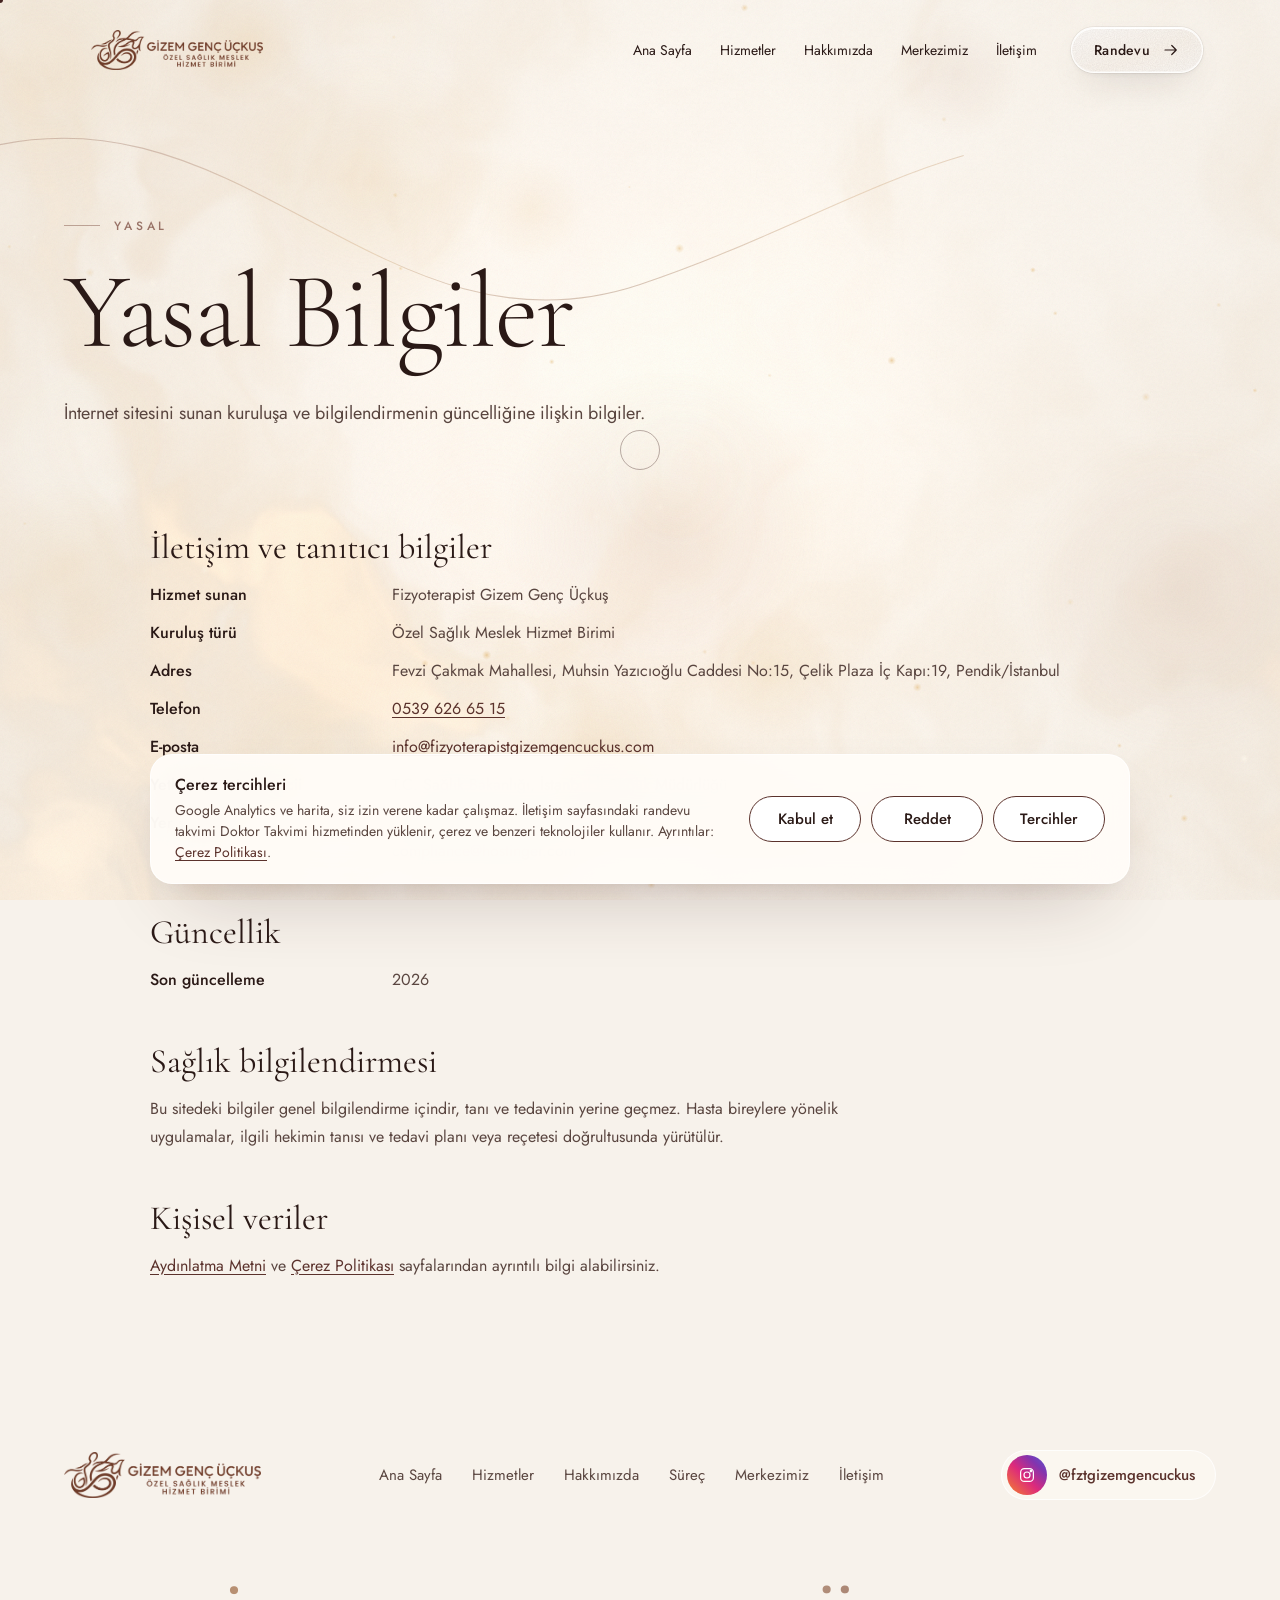
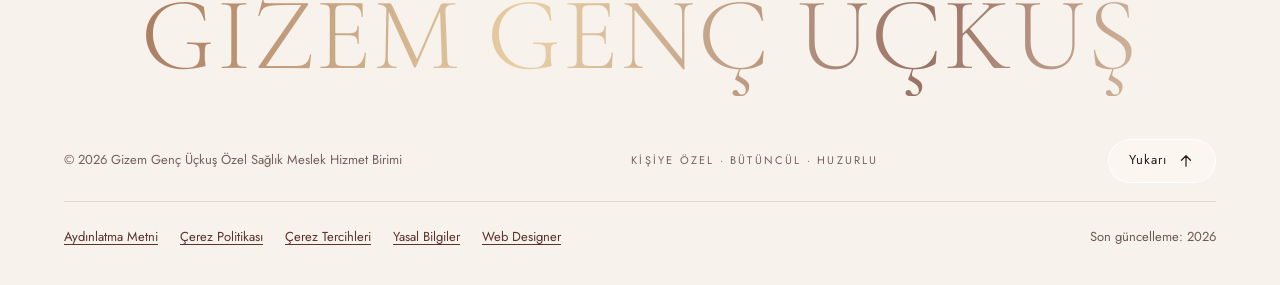
<file: yasal-bilgiler.html>
<!doctype html>
<html lang="tr" class="no-js">
<head>
  <meta charset="utf-8">
  <meta name="viewport" content="width=device-width, initial-scale=1">
  <title>Yasal Bilgiler | Fizyoterapist Gizem Genç Üçkuş</title>
  <meta name="description" content="Fizyoterapist Gizem Genç Üçkuş Özel Sağlık Meslek Hizmet Birimi tanıtıcı bilgileri ve son güncelleme tarihi.">
  <meta name="theme-color" content="#F7F2EB">
  <link rel="icon" type="image/png" sizes="32x32" href="assets/img/simge-32.png">
  <link rel="icon" type="image/png" sizes="192x192" href="assets/img/simge-192.png">
  <link rel="apple-touch-icon" href="assets/img/simge-180.png">
  <link rel="manifest" href="site.webmanifest">

  <link rel="preload" href="assets/fonts/jost-normal-latin.woff2" as="font" type="font/woff2" crossorigin>
  <link rel="preload" href="assets/fonts/cormorant-normal-latin.woff2" as="font" type="font/woff2" crossorigin>
  <link rel="stylesheet" href="css/yazitipi.css?v=e5b4fbf950">

  <link rel="stylesheet" href="css/yeni.css?v=71f97c41a3">
  <link rel="stylesheet" href="css/hizmetler.css?v=26263f8f8d">
  <link rel="stylesheet" href="css/yasal.css?v=07999c32eb">
  <script>(function(d){d.classList.replace('no-js','js');try{var t=JSON.parse(localStorage.getItem('gg-tercih'));if(t&&t.s===2&&(Date.now()-new Date(t.t))/864e5<=180)d.classList.add('trc-var')}catch(e){}})(document.documentElement)</script>
  <link rel="canonical" href="https://fizyoterapistgizemgencuckus.com/yasal-bilgiler.html">
  <meta property="og:type" content="website">
  <meta property="og:locale" content="tr_TR">
  <meta property="og:site_name" content="Fizyoterapist Gizem Genç Üçkuş">
  <meta property="og:title" content="Yasal Bilgiler | Fizyoterapist Gizem Genç Üçkuş">
  <meta property="og:description" content="Fizyoterapist Gizem Genç Üçkuş Özel Sağlık Meslek Hizmet Birimi tanıtıcı bilgileri ve son güncelleme tarihi.">
  <meta property="og:url" content="https://fizyoterapistgizemgencuckus.com/yasal-bilgiler.html">
  <meta property="og:image" content="https://fizyoterapistgizemgencuckus.com/assets/img/paylasim-logo.jpg">
  <meta property="og:image:width" content="1200">
  <meta property="og:image:height" content="630">
  <meta property="og:image:alt" content="Fizyoterapist Gizem Genç Üçkuş logosu">
  <meta name="twitter:card" content="summary_large_image">
  <script type="application/ld+json">{"@context":"https://schema.org","@graph":[{"@type":"BreadcrumbList","itemListElement":[{"@type":"ListItem","position":1,"name":"Ana Sayfa","item":"https://fizyoterapistgizemgencuckus.com/"},{"@type":"ListItem","position":2,"name":"Yasal Bilgiler","item":"https://fizyoterapistgizemgencuckus.com/yasal-bilgiler.html"}]}]}</script>
  <meta name="gg-olcum" content="G-Q2FYMWF146">
</head>
<body>
  <a class="atla" href="#icerik">İçeriğe atla</a>
  <section class="trc glass" aria-label="Çerez tercihleri" data-lenis-prevent>
    <div class="trc__metin">
      <h2>Çerez tercihleri</h2>
      <p>Google Analytics ve harita, siz izin verene kadar çalışmaz. İletişim sayfasındaki randevu takvimi Doktor Takvimi hizmetinden yüklenir, çerez ve benzeri teknolojiler kullanır. Ayrıntılar: <a href="cerez-politikasi.html">Çerez Politikası</a>.</p>
    </div>
    <div class="trc__dugmeler">
      <button type="button" data-trc="kabul">Kabul et</button>
      <button type="button" data-trc="ret">Reddet</button>
      <button type="button" data-trc="tercih">Tercihler</button>
    </div>
  </section>

  <svg width="0" height="0" style="position:absolute" aria-hidden="true">
    <defs>
      <filter id="l2a" color-interpolation-filters="sRGB"><feColorMatrix type="matrix" values="0 0 0 0 0  0 0 0 0 0  0 0 0 0 0  1 0 0 0 0"/></filter>
      <linearGradient id="gLine" x1="0" y1="0" x2="1" y2="1"><stop offset="0" stop-color="#9A7367"/><stop offset=".5" stop-color="#D2AC82"/><stop offset="1" stop-color="#5B322C"/></linearGradient>
    </defs>
    <symbol id="i-arrow" viewBox="0 0 24 24"><path d="M4 12h15M13 6l6 6-6 6"/></symbol>
    <symbol id="i-arrow-ur" viewBox="0 0 24 24"><path d="M7 17L17 7M9 7h8v8"/></symbol>
    <symbol id="i-chev-l" viewBox="0 0 24 24"><path d="M15 5l-7 7 7 7"/></symbol>
    <symbol id="i-chev-r" viewBox="0 0 24 24"><path d="M9 5l7 7-7 7"/></symbol>
    <symbol id="i-phone" viewBox="0 0 24 24"><path d="M5 3.5h3.5l1.8 4.6-2.3 1.4a11 11 0 0 0 6.5 6.5l1.4-2.3 4.6 1.8V19a2 2 0 0 1-2 2A17 17 0 0 1 3 5.5a2 2 0 0 1 2-2z"/></symbol>
    <symbol id="i-mail" viewBox="0 0 24 24"><rect x="3" y="5" width="18" height="14" rx="2"/><path d="M3.5 6.5l8.5 6.5 8.5-6.5"/></symbol>
    <symbol id="i-pin" viewBox="0 0 24 24"><path d="M12 21s-7-6.2-7-11.5a7 7 0 0 1 14 0C19 14.8 12 21 12 21z"/><circle cx="12" cy="9.5" r="2.6"/></symbol>
    <symbol id="i-clock" viewBox="0 0 24 24"><circle cx="12" cy="12" r="9"/><path d="M12 7v5l3.5 2"/></symbol>
    <symbol id="i-insta" viewBox="0 0 24 24"><rect x="3.5" y="3.5" width="17" height="17" rx="5"/><circle cx="12" cy="12" r="4"/><circle cx="17.2" cy="6.8" r=".9" fill="currentColor"/></symbol>
    <symbol id="i-wa" viewBox="0 0 24 24"><path d="M4 20l1.2-4A8.5 8.5 0 1 1 8.4 19z"/><path d="M9 8.5c0 3.5 3 6.5 6.5 6.5l1-1.6-2-1-1 .9a5 5 0 0 1-2.8-2.8l.9-1-1-2z"/></symbol>
    <symbol id="i-close" viewBox="0 0 24 24"><path d="M5 5l14 14M19 5L5 19"/></symbol>
    <symbol id="i-up" viewBox="0 0 24 24"><path d="M12 19V5M6 11l6-6 6 6"/></symbol>
    <symbol id="i-star" viewBox="0 0 24 24"><path d="M12 2.5l1.9 6.6 6.6 1.9-6.6 1.9L12 19.5l-1.9-6.6L3.5 11l6.6-1.9z" fill="currentColor" stroke="none"/></symbol>
  </svg>

  <div class="bg" aria-hidden="true">
    <canvas class="bg__fluid"></canvas>
    <div class="bg__fallback"><i></i><i></i><i></i></div>
    <svg class="bg__lines" viewBox="0 0 1440 3200" preserveAspectRatio="xMidYMin slice" fill="none">
      <path d="M-60 180 C 260 60, 420 420, 720 320 S 1180 40, 1500 260"/>
      <path d="M1500 760 C 1180 640, 1060 1020, 760 980 S 220 760, -60 1040"/>
      <path d="M-60 1500 C 300 1380, 520 1820, 880 1680 S 1300 1380, 1500 1620"/>
      <path d="M1500 2240 C 1200 2100, 980 2520, 640 2440 S 140 2200, -60 2480"/>
      <path d="M-60 2880 C 340 2760, 560 3160, 900 3040 S 1320 2780, 1500 2960"/>
    </svg>
    <canvas class="bg__dust"></canvas>
  </div>
  <div class="grain" aria-hidden="true"></div>
  <div class="cursor" aria-hidden="true"><span class="cursor__dot"></span><span class="cursor__ring"><em></em></span></div>
  <div class="progress" aria-hidden="true"><i></i></div>

  <header class="hd">
    <div class="hd__bar">
      <a href="/#top" class="hd__logo" aria-label="Gizem Genç Üçkuş Özel Sağlık Meslek Hizmet Birimi, ana sayfa"><img src="assets/img/logo-kahve.webp" alt="Gizem Genç Üçkuş Özel Sağlık Meslek Hizmet Birimi" width="880" height="205"></a>
      <nav class="hd__nav" aria-label="Ana menü">
        <a href="/#top"><span data-t="Ana Sayfa">Ana Sayfa</span></a>
        <a href="hizmetler.html"><span data-t="Hizmetler">Hizmetler</span></a>
        <a href="#top" ><span data-t="Hakkımızda">Hakkımızda</span></a>
        <a href="/#galeri"><span data-t="Merkezimiz">Merkezimiz</span></a>
        <a href="iletisim.html"><span data-t="İletişim">İletişim</span></a>
      </nav>
      <a href="iletisim.html#randevu" class="btn btn--door btn--sm magnetic hd__cta"><span>Randevu</span><svg class="ico"><use href="#i-arrow"/></svg></a>
      <button class="hd__burger" aria-label="Menüyü aç" aria-expanded="false"><span></span><span></span></button>
    </div>
  </header>

  <div class="mnav" aria-hidden="true" inert>
    <nav>
      <a href="/#top"><small>01</small>Ana Sayfa</a>
      <a href="hizmetler.html"><small>02</small>Hizmetler</a>
      <a href="#top" ><small>03</small>Hakkımızda</a>
      <a href="/#galeri"><small>04</small>Merkezimiz</a>
      <a href="iletisim.html"><small>05</small>İletişim</a>
    </nav>
    <div class="mnav__foot"><a href="tel:+905396266515">0539 626 65 15</a><a class="mnav__ig" href="https://www.instagram.com/fztgizemgencuckus/" target="_blank" rel="noopener"><svg class="ico"><use href="#i-insta"/></svg>@fztgizemgencuckus</a><span>Pzt – Cuma 09:00 – 18:00<br>Cumartesi 09:00 – 14:00<br>Pazar kapalı</span></div>
  </div>

  <main id="top">
    <span id="icerik" tabindex="-1"></span>
    <section class="ph yz-bas">
      <div class="wrap">
        <p class="kicker"><i></i>Yasal</p>
        <h1 class="ph__title">Yasal Bilgiler</h1>
        <p class="ph__lead">İnternet sitesini sunan kuruluşa ve bilgilendirmenin güncelliğine ilişkin bilgiler.</p>
      </div>
    </section>
    <section class="yz">
      <div class="wrap yz__wrap">
        <h2>İletişim ve tanıtıcı bilgiler</h2>
        <dl class="yz__liste">
          <dt>Hizmet sunan</dt><dd>Fizyoterapist Gizem Genç Üçkuş</dd>
          <dt>Kuruluş türü</dt><dd>Özel Sağlık Meslek Hizmet Birimi</dd>
          <dt>Adres</dt><dd>Fevzi Çakmak Mahallesi, Muhsin Yazıcıoğlu Caddesi No:15, Çelik Plaza İç Kapı:19, Pendik/İstanbul</dd>
          <dt>Telefon</dt><dd><a href="tel:+905396266515">0539 626 65 15</a></dd>
          <dt>E-posta</dt><dd><a href="mailto:info@fizyoterapistgizemgencuckus.com">info@fizyoterapistgizemgencuckus.com</a></dd>
          <dt>Yetkili denetim mercii</dt><dd>T.C. Sağlık Bakanlığı, İstanbul İl Sağlık Müdürlüğü</dd>
          <dt>Yer sağlayıcı</dt><dd>Hostinger International Limited, 61 Lordou Vironos str., 6023 Larnaca, Kıbrıs. E-posta: compliance@hostinger.com</dd>
        </dl>

        <h2>Güncellik</h2>
        <dl class="yz__liste">
          <dt>Son güncelleme</dt><dd><time datetime="2026">2026</time></dd>
        </dl>

        <h2>Sağlık bilgilendirmesi</h2>
        <p>Bu sitedeki bilgiler genel bilgilendirme içindir, tanı ve tedavinin yerine geçmez. Hasta bireylere yönelik uygulamalar, ilgili hekimin tanısı ve tedavi planı veya reçetesi doğrultusunda yürütülür.</p>

        <h2>Kişisel veriler</h2>
        <p><a href="aydinlatma-metni.html">Aydınlatma Metni</a> ve <a href="cerez-politikasi.html">Çerez Politikası</a> sayfalarından ayrıntılı bilgi alabilirsiniz.</p>
      </div>
    </section>
  </main>

  <footer class="ft">
    <div class="wrap">
      <div class="ft__row">
        <img class="ft__logo" src="assets/img/logo-kahve.webp" alt="Gizem Genç Üçkuş Özel Sağlık Meslek Hizmet Birimi" loading="lazy" width="880" height="205">
        <nav class="ft__nav" aria-label="Alt menü">
          <a href="/#top">Ana Sayfa</a><a href="hizmetler.html">Hizmetler</a><a href="#top">Hakkımızda</a><a href="/#surec">Süreç</a><a href="/#galeri">Merkezimiz</a><a href="iletisim.html">İletişim</a>
        </nav>
        <div class="ft__soc"><a href="https://www.instagram.com/fztgizemgencuckus/" target="_blank" rel="noopener" aria-label="Instagram: @fztgizemgencuckus" class="ft__ig magnetic"><span class="ft__igi"><svg class="ico"><use href="#i-insta"/></svg></span>@fztgizemgencuckus</a></div>
      </div>
      <p class="ft__big" aria-hidden="true"><span>GİZEM GENÇ ÜÇKUŞ</span></p>
      <div class="ft__bottom">
        <span>© <span class="js-year">2026</span> Gizem Genç Üçkuş Özel Sağlık Meslek Hizmet Birimi</span>
        <span class="ft__tag">Kişiye özel · Bütüncül · Huzurlu</span>
        <button class="ft__up magnetic" aria-label="Yukarı çık"><span>Yukarı</span><svg class="ico"><use href="#i-up"/></svg></button>
      </div>
      <div class="ft__yasal">
        <nav aria-label="Yasal bağlantılar">
          <a href="aydinlatma-metni.html">Aydınlatma Metni</a>
          <a href="cerez-politikasi.html">Çerez Politikası</a>
          <button type="button" data-tercih-ac>Çerez Tercihleri</button>
          <a href="yasal-bilgiler.html">Yasal Bilgiler</a>
          <a href="https://erdemguvercin.com" target="_blank" rel="noopener">Web Designer</a>
        </nav>
        <p>Son güncelleme: <time datetime="2026">2026</time></p>
      </div>
    </div>
  </footer>

  <a href="https://www.instagram.com/fztgizemgencuckus/" class="wa wa--ig magnetic" target="_blank" rel="noopener" aria-label="Instagram: @fztgizemgencuckus"><span class="wa__i"><svg class="ico"><use href="#i-insta"/></svg></span><span class="wa__lbl"><small>Instagram</small>@fztgizemgencuckus</span></a>
  <div class="lb" aria-hidden="true" role="dialog" aria-modal="true" aria-label="Görsel büyütme" inert>
    <div class="lb__bg"></div>
    <figure class="lb__fig"><img alt=""><figcaption></figcaption><p class="lb__txt"></p></figure>
    <button class="rbtn lb__prev" aria-label="Önceki"><svg class="ico"><use href="#i-chev-l"/></svg></button>
    <button class="rbtn lb__next" aria-label="Sonraki"><svg class="ico"><use href="#i-chev-r"/></svg></button>
    <button class="rbtn lb__close" aria-label="Kapat"><svg class="ico"><use href="#i-close"/></svg></button>
    <span class="lb__count"></span>
  </div>

  <script src="js/vendor/gsap.min.js?v=28033e449a" defer></script>
  <script src="js/vendor/ScrollTrigger.min.js?v=ad33c2df9a" defer></script>
  <script src="js/vendor/lenis.min.js?v=b2958f142f" defer></script>
  <script src="js/tercih.js?v=1fe6b2a5fa" defer></script>
  <script src="js/yeni.js?v=64812c6f7a" defer></script>
</body>
</html>
</file>
<file: css/yazitipi.css>
@font-face{font-family:Cormorant Garamond;font-style:italic;font-weight:300;font-display:swap;src:url(../assets/fonts/cormorant-italic-latin-ext.woff2) format("woff2");unicode-range:U+0100-02BA,U+02BD-02C5,U+02C7-02CC,U+02CE-02D7,U+02DD-02FF,U+0304,U+0308,U+0329,U+1D00-1DBF,U+1E00-1E9F,U+1EF2-1EFF,U+2020,U+20A0-20AB,U+20AD-20C4,U+2113,U+2C60-2C7F,U+A720-A7FF}@font-face{font-family:Cormorant Garamond;font-style:italic;font-weight:300;font-display:swap;src:url(../assets/fonts/cormorant-italic-latin.woff2) format("woff2");unicode-range:U+0000-00FF,U+0131,U+0152-0153,U+02BB-02BC,U+02C6,U+02DA,U+02DC,U+0304,U+0308,U+0329,U+2000-206F,U+20AC,U+2122,U+2191,U+2193,U+2212,U+2215,U+FEFF,U+FFFD}@font-face{font-family:Cormorant Garamond;font-style:italic;font-weight:400;font-display:swap;src:url(../assets/fonts/cormorant-italic-latin-ext.woff2) format("woff2");unicode-range:U+0100-02BA,U+02BD-02C5,U+02C7-02CC,U+02CE-02D7,U+02DD-02FF,U+0304,U+0308,U+0329,U+1D00-1DBF,U+1E00-1E9F,U+1EF2-1EFF,U+2020,U+20A0-20AB,U+20AD-20C4,U+2113,U+2C60-2C7F,U+A720-A7FF}@font-face{font-family:Cormorant Garamond;font-style:italic;font-weight:400;font-display:swap;src:url(../assets/fonts/cormorant-italic-latin.woff2) format("woff2");unicode-range:U+0000-00FF,U+0131,U+0152-0153,U+02BB-02BC,U+02C6,U+02DA,U+02DC,U+0304,U+0308,U+0329,U+2000-206F,U+20AC,U+2122,U+2191,U+2193,U+2212,U+2215,U+FEFF,U+FFFD}@font-face{font-family:Cormorant Garamond;font-style:italic;font-weight:500;font-display:swap;src:url(../assets/fonts/cormorant-italic-latin-ext.woff2) format("woff2");unicode-range:U+0100-02BA,U+02BD-02C5,U+02C7-02CC,U+02CE-02D7,U+02DD-02FF,U+0304,U+0308,U+0329,U+1D00-1DBF,U+1E00-1E9F,U+1EF2-1EFF,U+2020,U+20A0-20AB,U+20AD-20C4,U+2113,U+2C60-2C7F,U+A720-A7FF}@font-face{font-family:Cormorant Garamond;font-style:italic;font-weight:500;font-display:swap;src:url(../assets/fonts/cormorant-italic-latin.woff2) format("woff2");unicode-range:U+0000-00FF,U+0131,U+0152-0153,U+02BB-02BC,U+02C6,U+02DA,U+02DC,U+0304,U+0308,U+0329,U+2000-206F,U+20AC,U+2122,U+2191,U+2193,U+2212,U+2215,U+FEFF,U+FFFD}@font-face{font-family:Cormorant Garamond;font-style:normal;font-weight:300;font-display:swap;src:url(../assets/fonts/cormorant-normal-latin-ext.woff2) format("woff2");unicode-range:U+0100-02BA,U+02BD-02C5,U+02C7-02CC,U+02CE-02D7,U+02DD-02FF,U+0304,U+0308,U+0329,U+1D00-1DBF,U+1E00-1E9F,U+1EF2-1EFF,U+2020,U+20A0-20AB,U+20AD-20C4,U+2113,U+2C60-2C7F,U+A720-A7FF}@font-face{font-family:Cormorant Garamond;font-style:normal;font-weight:300;font-display:swap;src:url(../assets/fonts/cormorant-normal-latin.woff2) format("woff2");unicode-range:U+0000-00FF,U+0131,U+0152-0153,U+02BB-02BC,U+02C6,U+02DA,U+02DC,U+0304,U+0308,U+0329,U+2000-206F,U+20AC,U+2122,U+2191,U+2193,U+2212,U+2215,U+FEFF,U+FFFD}@font-face{font-family:Cormorant Garamond;font-style:normal;font-weight:400;font-display:swap;src:url(../assets/fonts/cormorant-normal-latin-ext.woff2) format("woff2");unicode-range:U+0100-02BA,U+02BD-02C5,U+02C7-02CC,U+02CE-02D7,U+02DD-02FF,U+0304,U+0308,U+0329,U+1D00-1DBF,U+1E00-1E9F,U+1EF2-1EFF,U+2020,U+20A0-20AB,U+20AD-20C4,U+2113,U+2C60-2C7F,U+A720-A7FF}@font-face{font-family:Cormorant Garamond;font-style:normal;font-weight:400;font-display:swap;src:url(../assets/fonts/cormorant-normal-latin.woff2) format("woff2");unicode-range:U+0000-00FF,U+0131,U+0152-0153,U+02BB-02BC,U+02C6,U+02DA,U+02DC,U+0304,U+0308,U+0329,U+2000-206F,U+20AC,U+2122,U+2191,U+2193,U+2212,U+2215,U+FEFF,U+FFFD}@font-face{font-family:Cormorant Garamond;font-style:normal;font-weight:500;font-display:swap;src:url(../assets/fonts/cormorant-normal-latin-ext.woff2) format("woff2");unicode-range:U+0100-02BA,U+02BD-02C5,U+02C7-02CC,U+02CE-02D7,U+02DD-02FF,U+0304,U+0308,U+0329,U+1D00-1DBF,U+1E00-1E9F,U+1EF2-1EFF,U+2020,U+20A0-20AB,U+20AD-20C4,U+2113,U+2C60-2C7F,U+A720-A7FF}@font-face{font-family:Cormorant Garamond;font-style:normal;font-weight:500;font-display:swap;src:url(../assets/fonts/cormorant-normal-latin.woff2) format("woff2");unicode-range:U+0000-00FF,U+0131,U+0152-0153,U+02BB-02BC,U+02C6,U+02DA,U+02DC,U+0304,U+0308,U+0329,U+2000-206F,U+20AC,U+2122,U+2191,U+2193,U+2212,U+2215,U+FEFF,U+FFFD}@font-face{font-family:Cormorant Garamond;font-style:normal;font-weight:600;font-display:swap;src:url(../assets/fonts/cormorant-normal-latin-ext.woff2) format("woff2");unicode-range:U+0100-02BA,U+02BD-02C5,U+02C7-02CC,U+02CE-02D7,U+02DD-02FF,U+0304,U+0308,U+0329,U+1D00-1DBF,U+1E00-1E9F,U+1EF2-1EFF,U+2020,U+20A0-20AB,U+20AD-20C4,U+2113,U+2C60-2C7F,U+A720-A7FF}@font-face{font-family:Cormorant Garamond;font-style:normal;font-weight:600;font-display:swap;src:url(../assets/fonts/cormorant-normal-latin.woff2) format("woff2");unicode-range:U+0000-00FF,U+0131,U+0152-0153,U+02BB-02BC,U+02C6,U+02DA,U+02DC,U+0304,U+0308,U+0329,U+2000-206F,U+20AC,U+2122,U+2191,U+2193,U+2212,U+2215,U+FEFF,U+FFFD}@font-face{font-family:Jost;font-style:normal;font-weight:300;font-display:swap;src:url(../assets/fonts/jost-normal-latin-ext.woff2) format("woff2");unicode-range:U+0100-02BA,U+02BD-02C5,U+02C7-02CC,U+02CE-02D7,U+02DD-02FF,U+0304,U+0308,U+0329,U+1D00-1DBF,U+1E00-1E9F,U+1EF2-1EFF,U+2020,U+20A0-20AB,U+20AD-20C4,U+2113,U+2C60-2C7F,U+A720-A7FF}@font-face{font-family:Jost;font-style:normal;font-weight:300;font-display:swap;src:url(../assets/fonts/jost-normal-latin.woff2) format("woff2");unicode-range:U+0000-00FF,U+0131,U+0152-0153,U+02BB-02BC,U+02C6,U+02DA,U+02DC,U+0304,U+0308,U+0329,U+2000-206F,U+20AC,U+2122,U+2191,U+2193,U+2212,U+2215,U+FEFF,U+FFFD}@font-face{font-family:Jost;font-style:normal;font-weight:400;font-display:swap;src:url(../assets/fonts/jost-normal-latin-ext.woff2) format("woff2");unicode-range:U+0100-02BA,U+02BD-02C5,U+02C7-02CC,U+02CE-02D7,U+02DD-02FF,U+0304,U+0308,U+0329,U+1D00-1DBF,U+1E00-1E9F,U+1EF2-1EFF,U+2020,U+20A0-20AB,U+20AD-20C4,U+2113,U+2C60-2C7F,U+A720-A7FF}@font-face{font-family:Jost;font-style:normal;font-weight:400;font-display:swap;src:url(../assets/fonts/jost-normal-latin.woff2) format("woff2");unicode-range:U+0000-00FF,U+0131,U+0152-0153,U+02BB-02BC,U+02C6,U+02DA,U+02DC,U+0304,U+0308,U+0329,U+2000-206F,U+20AC,U+2122,U+2191,U+2193,U+2212,U+2215,U+FEFF,U+FFFD}@font-face{font-family:Jost;font-style:normal;font-weight:500;font-display:swap;src:url(../assets/fonts/jost-normal-latin-ext.woff2) format("woff2");unicode-range:U+0100-02BA,U+02BD-02C5,U+02C7-02CC,U+02CE-02D7,U+02DD-02FF,U+0304,U+0308,U+0329,U+1D00-1DBF,U+1E00-1E9F,U+1EF2-1EFF,U+2020,U+20A0-20AB,U+20AD-20C4,U+2113,U+2C60-2C7F,U+A720-A7FF}@font-face{font-family:Jost;font-style:normal;font-weight:500;font-display:swap;src:url(../assets/fonts/jost-normal-latin.woff2) format("woff2");unicode-range:U+0000-00FF,U+0131,U+0152-0153,U+02BB-02BC,U+02C6,U+02DA,U+02DC,U+0304,U+0308,U+0329,U+2000-206F,U+20AC,U+2122,U+2191,U+2193,U+2212,U+2215,U+FEFF,U+FFFD}@font-face{font-family:Jost;font-style:normal;font-weight:600;font-display:swap;src:url(../assets/fonts/jost-normal-latin-ext.woff2) format("woff2");unicode-range:U+0100-02BA,U+02BD-02C5,U+02C7-02CC,U+02CE-02D7,U+02DD-02FF,U+0304,U+0308,U+0329,U+1D00-1DBF,U+1E00-1E9F,U+1EF2-1EFF,U+2020,U+20A0-20AB,U+20AD-20C4,U+2113,U+2C60-2C7F,U+A720-A7FF}@font-face{font-family:Jost;font-style:normal;font-weight:600;font-display:swap;src:url(../assets/fonts/jost-normal-latin.woff2) format("woff2");unicode-range:U+0000-00FF,U+0131,U+0152-0153,U+02BB-02BC,U+02C6,U+02DA,U+02DC,U+0304,U+0308,U+0329,U+2000-206F,U+20AC,U+2122,U+2191,U+2193,U+2212,U+2215,U+FEFF,U+FFFD}
</file>
<file: css/yeni.css>
:root{--bg: #F7F2EB;--bg-2: #F2E9DE;--sand: #EADCCB;--wall: #E5C197;--wall-2: #D2AC82;--gold: #C9A06C;--gold-metin: #7F5C2A;--gold-iri: #A67B42;--taupe: #BFA795;--rose: #9A7367;--door: #442421;--door-2: #5B322C;--ink: #2A1916;--text: #5A4640;--muted: #75615A;--line: rgba(68, 36, 33, .12);--glass: rgba(255, 251, 246, .52);--glass-line: rgba(255, 255, 255, .75);--door-a: rgba(68, 36, 33, .78);--grain: url("data:image/svg+xml,%3Csvg xmlns='http://www.w3.org/2000/svg' width='140' height='140'%3E%3Cfilter id='n'%3E%3CfeTurbulence type='fractalNoise' baseFrequency='.85' numOctaves='3' stitchTiles='stitch'/%3E%3CfeColorMatrix values='0 0 0 0 .16 0 0 0 0 .1 0 0 0 0 .09 0 0 0 .6 0'/%3E%3C/filter%3E%3Crect width='100%25' height='100%25' filter='url(%23n)' opacity='.22'/%3E%3C/svg%3E");--frost: linear-gradient(160deg, rgba(255, 255, 255, .74), rgba(255, 252, 248, .42) 58%, rgba(255, 255, 255, .58));--frost-lite: linear-gradient(160deg, rgba(255, 255, 255, .44), rgba(255, 252, 248, .16) 58%, rgba(255, 255, 255, .3));--frost-line: rgba(255, 255, 255, .88);--frost-shadow: 0 16px 36px -18px rgba(42, 25, 22, .34), 0 2px 8px -3px rgba(42, 25, 22, .12), 0 0 0 1px rgba(42, 25, 22, .05), inset 0 1px 0 rgba(255, 255, 255, .95), inset 0 -1px 0 rgba(255, 255, 255, .4);--frost-blur: blur(18px) saturate(1.5);--shine: linear-gradient(105deg, transparent 38%, rgba(242, 188, 99, .38) 45%, rgba(255, 228, 174, .85) 49%, rgba(255, 246, 228, .95) 50%, rgba(255, 228, 174, .85) 51%, rgba(242, 188, 99, .38) 55%, transparent 62%);--serif: "Cormorant Garamond", Georgia, serif;--sans: "Jost", system-ui, sans-serif;--ease: cubic-bezier(.22, 1, .36, 1);--ease-io: cubic-bezier(.76, 0, .24, 1);--wrap: 1240px;--gut: clamp(20px, 5vw, 80px);--section: clamp(110px, 13vw, 190px);--shadow: 0 34px 80px -34px rgba(68, 36, 33, .32), 0 10px 26px -14px rgba(68, 36, 33, .14)}*,*:before,*:after{box-sizing:border-box}html{-webkit-text-size-adjust:100%}html.lenis,html.lenis body{height:auto}.lenis.lenis-smooth{scroll-behavior:auto!important}body{margin:0;background:var(--bg);color:var(--text);font:400 16px/1.75 var(--sans);-webkit-font-smoothing:antialiased;overflow-x:hidden}body.is-loading{overflow:hidden}html.no-js body{overflow:auto}img,video{display:block;max-width:100%}a{color:inherit;text-decoration:none}button{font:inherit;color:inherit;background:none;border:0;cursor:pointer;padding:0}h1,h2,h3,h4,p,figure,blockquote,ul,ol{margin:0;padding:0}ul,ol{list-style:none}::selection{background:var(--wall);color:var(--ink)}.ico{width:18px;height:18px;fill:none;stroke:currentColor;stroke-width:1.6;stroke-linecap:round;stroke-linejoin:round;flex:none}.wrap{width:min(100% - var(--gut) * 2,var(--wrap));margin-inline:auto}main{position:relative;overflow-x:clip}.ft{position:relative;z-index:1}.bg{position:fixed;inset:0;z-index:-1;overflow:hidden;pointer-events:none;background:var(--bg)}.bg__fluid{position:absolute;inset:0;width:100%;height:100%;opacity:0;transition:opacity 2.4s ease}html.webgl .bg__fluid{opacity:1}html.webgl .bg__fallback{opacity:0;visibility:hidden;transition:opacity 2.4s ease,visibility 0s 2.4s}.bg__fallback i{position:absolute;border-radius:50%;filter:blur(90px);opacity:.6;animation:drift 26s ease-in-out infinite alternate}.bg__fallback i:nth-child(1){width:60vw;height:60vw;left:-15vw;top:-20vw;background:#ebd5b9}.bg__fallback i:nth-child(2){width:50vw;height:50vw;right:-15vw;top:30vh;background:#ecdcd2;animation-duration:32s}.bg__fallback i:nth-child(3){width:45vw;height:45vw;left:25vw;bottom:-25vw;background:#e8cdae;animation-duration:38s}@keyframes drift{to{transform:translate3d(6vw,-4vw,0) scale(1.15)}}.bg__lines{position:absolute;left:0;top:0;width:100%;height:300vh;will-change:transform}.bg__lines path{stroke:url(#gLine);stroke-width:1.2;opacity:.4}.bg__dust{position:absolute;inset:0;width:100%;height:100%}.grain{position:fixed;inset:0;z-index:5;pointer-events:none;opacity:.06;mix-blend-mode:multiply;background:url("data:image/svg+xml,%3Csvg xmlns='http://www.w3.org/2000/svg' width='180' height='180'%3E%3Cfilter id='n'%3E%3CfeTurbulence type='fractalNoise' baseFrequency='.85' numOctaves='3' stitchTiles='stitch'/%3E%3C/filter%3E%3Crect width='100%25' height='100%25' filter='url(%23n)'/%3E%3C/svg%3E") 0 0 / 180px;animation:grain 1.1s steps(5) infinite}@keyframes grain{20%{background-position:-40px 30px}40%{background-position:60px -20px}60%{background-position:-20px -50px}80%{background-position:30px 60px}}.cursor{position:fixed;left:0;top:0;z-index:200;pointer-events:none;transition:opacity .3s}.cursor__dot,.cursor__ring{position:fixed;left:0;top:0}.cursor__dot{width:6px;height:6px;margin:-3px 0 0 -3px;border-radius:50%;background:var(--door);transition:opacity .3s}.cursor__ring{width:40px;height:40px;margin:-20px 0 0 -20px;display:grid;place-items:center}.cursor__ring:before{content:"";position:absolute;inset:0;border-radius:50%;border:1px solid rgba(68,36,33,.35);transition:transform .6s var(--ease),inset .6s var(--ease),background .5s,border-color .5s,box-shadow .5s}.cursor__ring em{position:relative;font:500 8.5px/1 var(--sans);letter-spacing:.34em;margin-right:-.34em;text-transform:uppercase;font-style:normal;color:var(--ink);opacity:0;transform:scale(.6);transition:opacity .4s,transform .6s var(--ease);white-space:nowrap}.cursor__ring:after{content:"";position:absolute;inset:4px;border-radius:50%;border:1px solid rgba(255,255,255,.55);opacity:0;transition:opacity .4s,inset .6s var(--ease)}.cursor.is-label .cursor__ring:after{opacity:1;inset:-9px}.cursor.is-hover .cursor__ring:before{transform:scale(1.6);background:#e5c19747;border-color:transparent}.cursor.is-label .cursor__ring:before{inset:-13px;transform:none;background:#ffffff29;border-color:#c9a06cf2;backdrop-filter:blur(6px);-webkit-backdrop-filter:blur(6px);box-shadow:0 10px 26px -14px #2a191673}.cursor.is-label .cursor__ring em{opacity:1;transform:none}.cursor.is-long .cursor__ring em{letter-spacing:.2em;margin-right:-.2em}.cursor.is-solid.is-label .cursor__ring:before{background:#ffffff9e;backdrop-filter:blur(10px) saturate(1.3);-webkit-backdrop-filter:blur(10px) saturate(1.3)}.cursor.is-label .cursor__dot{opacity:0}@media (hover: none),(pointer: coarse){.cursor{display:none}}.progress{position:fixed;top:0;left:0;right:0;height:2px;z-index:60;pointer-events:none}.progress i{display:block;height:100%;background:linear-gradient(90deg,var(--door-2),var(--wall));transform-origin:left;transform:scaleX(0)}.glass{background:linear-gradient(140deg,#fffcf8bd,#fffaf46b);border:1px solid rgba(255,255,255,.78);backdrop-filter:blur(22px) saturate(1.35);-webkit-backdrop-filter:blur(22px) saturate(1.35);box-shadow:var(--shadow),inset 0 1px #ffffffe6}.kicker{display:flex;align-items:center;gap:14px;font:500 12px/1.4 var(--sans);letter-spacing:.32em;text-transform:uppercase;color:var(--rose);margin-bottom:26px}.kicker i{width:36px;height:1px;background:currentColor;opacity:.6;flex:none}.kicker--c{justify-content:center}.kicker--light{color:#f3e3cf}.h2{font:300 clamp(44px,5.6vw,88px)/1.02 var(--serif);color:var(--ink);letter-spacing:-.01em}.h2 em{font-style:italic;color:var(--door-2)}.line{display:block;overflow:hidden;padding-bottom:.1em;margin-bottom:-.1em}.line>span{display:block}.btn{position:relative;display:inline-flex;align-items:center;justify-content:center;gap:12px;height:58px;padding:0 30px;border-radius:999px;font:500 15px/1 var(--sans);letter-spacing:.02em;overflow:hidden;isolation:isolate;white-space:nowrap;transition:color .5s var(--ease),box-shadow .6s var(--ease)}.btn:before{content:"";position:absolute;inset:0;z-index:-1;border-radius:50% 50% 0 0;transform:translateY(101%);transition:transform .7s var(--ease),border-radius .7s var(--ease)}.btn:hover:before{transform:none;border-radius:0}a.btn{cursor:pointer}.btn .ico{transition:transform .6s var(--ease)}.btn:hover .ico{transform:translate(4px)}.btn--door{background:var(--grain),var(--frost);color:var(--ink);border:1px solid var(--frost-line);backdrop-filter:var(--frost-blur);-webkit-backdrop-filter:var(--frost-blur);box-shadow:var(--frost-shadow)}.btn--door:before{background:#ffffffc7}.btn--door:hover{color:var(--ink);box-shadow:0 22px 44px -18px #2a191666,0 2px 8px -3px #2a191624,0 0 0 1px #2a19160f,inset 0 1px #fff}.btn--glass{background:var(--grain),var(--frost-lite);color:var(--ink);border:1px solid rgba(255,255,255,.72);backdrop-filter:var(--frost-blur);-webkit-backdrop-filter:var(--frost-blur);box-shadow:0 14px 32px -22px #2a191659,0 0 0 1px #2a19160a,inset 0 1px #fffc}.btn--glass:before{background:#ffffff9e}.btn--glass:hover{color:var(--ink)}.btn--sm{height:46px;padding:0 22px;font-size:14px}.btn--lg{height:66px;padding:0 38px;font-size:16px}.isik{position:absolute;inset:0;z-index:-1;border-radius:inherit;overflow:hidden;pointer-events:none}.isik:before{content:"";position:absolute;top:0;bottom:0;left:0;width:300%;background:var(--shine);transform:translate3d(-66.667%,0,0);animation:camIsikSerit 2s cubic-bezier(.4,0,.3,1) infinite}.isik:after{content:"";position:absolute;inset:0;border-radius:inherit;box-shadow:inset 0 0 0 1px #f2bc63b3;opacity:0;animation:camIsikKenar 2s cubic-bezier(.4,0,.3,1) infinite}.btn--glass .isik:before,.btn--glass .isik:after{animation-delay:.3s}.wa .isik:before,.wa .isik:after{animation-delay:.6s}.btn--door:hover .isik,.btn--glass:hover .isik,.hd__burger:hover .isik,.wa:hover .isik,.igband:hover .igband__cta .isik,.btn:focus-visible .isik,.hd__burger:focus-visible .isik,.wa:focus-visible .isik{display:none}.btn:focus-visible,.hd__burger:focus-visible,.wa:focus-visible{outline:2px solid var(--gold);outline-offset:3px}@keyframes camIsikSerit{0%{transform:translate3d(-66.667%,0,0)}58%,to{transform:translateZ(0)}}@keyframes camIsikKenar{0%,58%,to{opacity:0}26%{opacity:1}}@media (prefers-reduced-motion: reduce){.isik{display:none}}.rbtn{width:54px;height:54px;border-radius:50%;display:grid;place-items:center;background:var(--glass);border:1px solid var(--glass-line);backdrop-filter:blur(14px);-webkit-backdrop-filter:blur(14px);color:var(--ink);box-shadow:0 14px 30px -16px #44242159;transition:background .5s,color .5s}.rbtn:hover{background:#ffffffdb;color:var(--ink)}.gold{display:block;width:100%;height:100%;background:center / contain no-repeat}.gold.is-live{background-image:none!important}.gold-src{position:absolute;width:2px;height:2px;opacity:0;pointer-events:none;left:0;top:0}.loader{position:fixed;inset:0;z-index:100}html.no-js .loader{display:none}.loader__dark{position:absolute;inset:0;will-change:clip-path;background:#643942}.loader__zemin{position:absolute;inset:0;width:100%;height:100%;display:block;opacity:0}.loader__fx{position:absolute;inset:0;width:100%;height:100%;filter:drop-shadow(0 0 5px rgba(255,200,120,.55))}.loader__sub{position:absolute;left:0;right:0;top:calc(50% + min(9vw,150px));text-align:center;font:500 11px/1 var(--sans);letter-spacing:.55em;text-transform:uppercase;color:#e6cba0;opacity:0}.loader__hint{position:absolute;left:0;right:0;bottom:6vh;text-align:center;font:300 11px/1 var(--sans);letter-spacing:.3em;color:#f3e2c8bf;opacity:0}@media (hover: none){.loader__hint{display:none}}@media (max-width: 760px){.loader__sub{top:calc(50% + 15vw);letter-spacing:.14em;font-size:10px}}.hd{position:fixed;top:0;left:0;right:0;z-index:50;padding:16px var(--gut) 0;transition:transform .8s var(--ease)}.hd.is-hidden{transform:translateY(-130%)}.hd__bar{display:flex;align-items:center;gap:20px;max-width:calc(var(--wrap) + 80px);margin:0 auto;padding:10px 12px 10px 26px;border-radius:999px;border:1px solid transparent;transition:background .6s,border-color .6s,box-shadow .6s}.hd.is-solid .hd__bar{background:#faf6f09e;backdrop-filter:blur(20px) saturate(1.4);-webkit-backdrop-filter:blur(20px) saturate(1.4);border-color:#fffc;box-shadow:0 20px 50px -30px #44242159}.hd__logo img{height:40px;width:auto}.hd__nav{display:flex;margin-left:auto}.hd__nav a{position:relative;display:block;margin:0 14px;height:24px;font-size:14px;line-height:24px;color:var(--ink);overflow:hidden}.hd__nav a span{position:relative;display:block;transition:transform .6s var(--ease)}.hd__nav a span:after{content:attr(data-t);position:absolute;left:0;top:100%;height:24px;color:var(--door-2);font-style:italic;font-family:var(--serif);font-size:17px;line-height:24px}.hd__nav a:hover span{transform:translateY(-100%)}.hd__nav a[aria-current=page]{background:linear-gradient(90deg,#c9a06c00,#c9a06c,#c9a06c00) 50% 100% / 18px 1px no-repeat}.mnav nav a[aria-current=page]{color:var(--door-2);font-style:italic}.svc__more{margin-top:clamp(50px,6vw,90px);text-align:center}.hd__burger{position:relative;display:none;width:48px;height:48px;margin-left:auto;border-radius:50%;background:var(--grain),var(--frost);border:1px solid var(--frost-line);box-shadow:var(--frost-shadow);place-items:center;align-content:center;gap:6px;backdrop-filter:var(--frost-blur);-webkit-backdrop-filter:var(--frost-blur)}.hd__burger span{display:block;width:18px;height:1.5px;background:var(--ink);transition:transform .6s var(--ease)}.hd__burger[aria-expanded=true] span:first-child{transform:translateY(3.75px) rotate(45deg)}.hd__burger[aria-expanded=true] span:last-of-type{transform:translateY(-3.75px) rotate(-45deg)}.mnav{position:fixed;inset:0;z-index:45;display:flex;flex-direction:column;justify-content:center;padding:100px var(--gut) 40px;background:#f7f2ebdb;backdrop-filter:blur(24px);-webkit-backdrop-filter:blur(24px);clip-path:circle(0 at calc(100% - 50px) 42px);visibility:hidden;transition:clip-path 1s var(--ease-io),visibility 0s 1s}.mnav.is-open{clip-path:circle(150% at calc(100% - 50px) 42px);visibility:visible;transition:clip-path 1s var(--ease-io),visibility 0s}.mnav nav a{display:flex;align-items:baseline;gap:16px;font:300 clamp(36px,10vw,60px)/1.3 var(--serif);color:var(--ink)}.mnav small{font:500 12px var(--sans);color:var(--rose);letter-spacing:.1em}.mnav__foot{margin-top:40px;display:grid;gap:6px;color:var(--muted)}.hero{position:relative;min-height:100vh;min-height:100svh;display:flex;align-items:center;padding:130px 0 90px;overflow:hidden}.hero__figure{position:absolute;right:max(2vw,calc(50vw - 700px));bottom:5vh;height:min(87vh,870px);aspect-ratio:500 / 680;z-index:0;pointer-events:none}.hero__video{position:relative;z-index:1}.hero__webm{display:block;width:100%;height:100%;object-fit:cover;object-position:66% 50%}.hero__glow{position:absolute;left:50%;top:42%;width:130%;aspect-ratio:1;translate:-50% -50%;background:radial-gradient(closest-side,#f6dbb0d9,#eed0a461 45%,#eed0a400 72%);filter:blur(24px);animation:glow 7s ease-in-out infinite alternate}@keyframes glow{0%{opacity:.7;scale:.92}to{opacity:1;scale:1.06}}.hero__floor{position:absolute;left:18%;right:18%;bottom:3%;height:46px;background:radial-gradient(closest-side,#44242133,#44242100);filter:blur(8px)}.hero__wrap{position:static}.hero__copy,.hero__facts{position:relative;z-index:2}.hero__copy{max-width:760px}.hero__kicker{margin-bottom:30px}.hero__title{font:300 clamp(64px,8.6vw,140px)/.9 var(--serif);letter-spacing:-.025em;color:var(--ink)}.hero__title .ln{display:block;overflow:hidden;padding:.02em .04em .1em;margin-bottom:-.06em}.hero__title .ln--in{padding-left:1.1em}.hero__title em{font-style:italic;color:var(--door-2)}.hero__title .ch{display:inline-block}.hero__lead{max-width:440px;margin:34px 0;font-size:17px;line-height:1.75}.hero__cta{display:flex;gap:12px;flex-wrap:wrap}.hero__facts{display:flex;gap:clamp(26px,4vw,56px);margin-top:56px}.hero__facts li{display:grid;gap:2px;position:relative;padding-left:18px}.hero__facts li:before{content:"";position:absolute;left:0;top:.55em;width:6px;height:6px;border-radius:50%;background:var(--gold);box-shadow:0 0 12px 2px #c9a06c8c}.hero__facts b{font:400 21px/1.2 var(--serif);color:var(--ink)}.hero__facts span{font-size:13px;color:var(--muted);letter-spacing:.04em}.hero__scroll{position:absolute;left:50%;bottom:18px;z-index:3;display:grid;justify-items:center;gap:10px;transform:translate(-50%);font:500 10px/1 var(--sans);letter-spacing:.35em;text-transform:uppercase;color:var(--muted)}.hero__scroll i{display:block;width:1px;height:44px;background:linear-gradient(var(--door),transparent);transform-origin:top;animation:drip 2.4s var(--ease-io) infinite}@keyframes drip{0%{transform:scaleY(0);transform-origin:top}50%{transform:scaleY(1);transform-origin:top}51%{transform-origin:bottom}to{transform:scaleY(0);transform-origin:bottom}}.kin{position:relative;overflow:hidden;padding:clamp(30px,5vw,70px) 0;pointer-events:none;user-select:none}.kin__track{display:flex;align-items:center;width:max-content;white-space:nowrap;font:300 clamp(56px,9vw,150px)/1.1 var(--serif);color:var(--ink);will-change:transform}.kin__track>*{margin-right:.35em}.kin__track span{color:transparent;-webkit-text-stroke:1px rgba(68,36,33,.35)}.kin__track em{font-style:italic;color:var(--door-2);opacity:.85}.kin__track i{font-style:normal;font-size:.3em;color:var(--wall-2)}.appr{position:relative;height:280vh}.appr__pin{position:sticky;top:0;height:100vh;height:100svh;display:flex;flex-direction:column;align-items:center;padding:100px 0 30px;overflow:hidden}.appr__head{position:relative;z-index:2;max-width:900px;padding:0 20px;text-align:center}.appr__head .kicker{margin-bottom:18px}.appr__quote{font:300 clamp(26px,2.8vw,42px)/1.3 var(--serif);color:var(--ink)}.appr__quote em{font-style:italic;color:var(--door-2)}html.has-anim .appr__quote .w{opacity:.15}.appr__stage{position:relative;flex:1;min-height:0;width:min(1240px,100% - var(--gut) * 2);display:grid;grid-template-columns:1fr auto 1fr;grid-template-rows:1fr 1fr 1fr;align-items:center;column-gap:clamp(20px,4vw,70px)}.appr__video{grid-column:2;grid-row:1 / 4;height:100%;max-height:640px;width:auto;aspect-ratio:460 / 704;position:relative;z-index:1}.appr__glow{position:absolute;left:50%;top:50%;width:min(60vw,720px);aspect-ratio:1;translate:-50% -50%;background:radial-gradient(closest-side,#f6dbb0cc,#eed0a44d 50%,#eed0a400 75%);filter:blur(20px)}.appr__pt{position:relative;max-width:330px}.appr__pt h3{font:400 clamp(30px,2.8vw,44px)/1.1 var(--serif);color:var(--ink);margin-bottom:8px}.appr__pt p{font-size:15px}.appr__no{display:block;font:italic 400 15px/1 var(--serif);letter-spacing:.1em;color:var(--gold-metin);margin-bottom:10px}.appr__pt:after{content:"";position:absolute;top:2.1em;width:clamp(30px,6vw,110px);height:1px;background:linear-gradient(90deg,var(--gold),rgba(201,160,108,0))}.appr__pt--1,.appr__pt--3{grid-column:1;justify-self:end;text-align:right}.appr__pt--1:after,.appr__pt--3:after{left:calc(100% + 18px)}.appr__pt--2{grid-column:3;grid-row:2;justify-self:start}.appr__pt--2:after{right:calc(100% + 18px);transform:scaleX(-1)}.appr__pt--1{grid-row:1}.appr__pt--3{grid-row:3}.reveal{position:relative;height:240vh}.reveal__pin{position:sticky;top:0;height:100vh;height:100svh;overflow:hidden;display:grid;place-items:center;--it: 20%;--ix: 30%;--ir: 40px;--is: 1.3;--iv: 0}.reveal__back{position:absolute;left:50%;top:50%;transform:translate(-50%,-50%);font:italic 300 clamp(90px,19vw,320px)/1 var(--serif);color:transparent;-webkit-text-stroke:1px rgba(68,36,33,.16);white-space:nowrap}.reveal__frame{position:absolute;inset:0;clip-path:inset(var(--it) var(--ix) round var(--ir))}.reveal__frame img{width:100%;height:100%;object-fit:cover;transform:scale(var(--is))}.reveal__veil{position:absolute;inset:0;background:radial-gradient(ellipse at center,#2a191680,#2a19162e);opacity:var(--iv)}.reveal__text{position:relative;z-index:2;text-align:center;opacity:var(--iv);transform:translateY(calc((1 - var(--iv)) * 50px));padding:0 20px}.reveal__title{font:300 clamp(44px,6.4vw,104px)/1.04 var(--serif);color:#fbf5ec}.reveal__title em{font-style:italic;color:#f0d6b6}.svc{padding:var(--section) 0 calc(var(--section) * .6)}.sec-head{display:flex;justify-content:space-between;align-items:flex-end;gap:40px;margin-bottom:clamp(50px,6vw,90px)}.sec-head__note{max-width:380px}.sec-head--c{display:block;text-align:center}.stack{position:relative}.stk{position:sticky;top:calc(108px + var(--i, 0) * 16px);margin-bottom:7vh;perspective:1600px}.stk:last-child{margin-bottom:0}.stk__in{position:relative;height:min(70vh,600px);border-radius:30px;overflow:hidden;transform-origin:50% 0;will-change:transform;box-shadow:0 30px 70px -30px #44242147,inset 0 0 0 1px #ffffff80}.stk__in:after{content:"";position:absolute;inset:0;background:rgba(247,240,231,var(--dim, 0));pointer-events:none;z-index:3}.stk__media{position:absolute;inset:0;overflow:hidden;border-radius:inherit}.stk__media img{position:absolute;left:0;top:-9%;width:100%;height:118%;object-fit:cover}.stk__media{cursor:pointer}.stk__media:focus-visible{outline:2px solid var(--gold);outline-offset:-6px}@media (hover: none){.stk__media:before{content:"İncele";position:absolute;z-index:2;top:16px;right:16px;padding:10px 13px 10px 17px;border-radius:999px;font:500 9px/1 var(--sans);letter-spacing:.32em;text-transform:uppercase;color:var(--ink);background:#ffffff80;border:1px solid rgba(201,160,108,.95);box-shadow:0 10px 26px -14px #2a191673,inset 0 0 0 3px #ffffff4d;backdrop-filter:blur(8px);-webkit-backdrop-filter:blur(8px)}}.stk__media:after{content:"";position:absolute;inset:0;pointer-events:none;background:linear-gradient(90deg,#faf5eef0,#faf5eed1 30%,#faf5ee59 52%,#faf5ee00 70%),linear-gradient(0deg,#faf5ee8c,#faf5ee00 35%)}.stk:nth-child(2n) .stk__media:after{background:linear-gradient(270deg,#faf5eef0,#faf5eed1 30%,#faf5ee59 52%,#faf5ee00 70%),linear-gradient(0deg,#faf5ee8c,#faf5ee00 35%)}.stk__body{position:absolute;z-index:2;top:50%;translate:0 -50%;left:clamp(28px,5vw,80px);width:min(500px,44%)}.stk:nth-child(2n) .stk__body{left:auto;right:clamp(28px,5vw,80px)}.stk__no{display:flex;align-items:baseline;gap:8px;font:italic 300 clamp(60px,6vw,104px)/1 var(--serif);color:transparent;-webkit-text-stroke:1px rgba(154,115,103,.7);margin-bottom:14px}.stk__no small{font:400 12px/1 var(--sans);letter-spacing:.3em;color:var(--door-2);-webkit-text-stroke:0}.stk h3{font:300 clamp(34px,3.6vw,58px)/1.04 var(--serif);color:var(--ink);margin-bottom:20px}.stk h3 em{display:block;font-style:italic;color:var(--door-2)}.stk p{max-width:430px;margin-bottom:28px;color:var(--ink-2, #4a3a35)}.stk__tags{display:flex;flex-wrap:wrap;gap:8px}.stk__tags li{padding:8px 18px;border-radius:999px;border:1px solid rgba(154,115,103,.3);font-size:13px;color:var(--door-2);background:#fffcf78c;backdrop-filter:blur(10px);-webkit-backdrop-filter:blur(10px)}.about{position:relative;min-height:115vh;display:flex;align-items:center;padding:var(--section) 0}.about__photo{position:absolute;left:0;top:0;bottom:0;width:62vw;overflow:hidden;-webkit-mask-image:linear-gradient(90deg,#000 30%,transparent 96%),linear-gradient(180deg,transparent 0%,#000 22%,#000 78%,transparent 100%);-webkit-mask-composite:source-in;mask-image:linear-gradient(90deg,#000 30%,transparent 96%),linear-gradient(180deg,transparent 0%,#000 22%,#000 78%,transparent 100%);mask-composite:intersect}.about__photo img{width:100%;height:125%;object-fit:cover;object-position:40% 50%}.about__wrap{position:relative;display:grid;grid-template-columns:1fr 1fr}.about__copy{grid-column:2}.about__text{margin:32px 0 30px;font-size:17px;max-width:520px}.about__list{max-width:520px}.about__list li{display:grid;grid-template-columns:54px 1fr;align-items:baseline;padding:18px 0;border-top:1px solid var(--line)}.about__list li:last-child{border-bottom:1px solid var(--line)}.about__list span{font:italic 400 22px/1 var(--serif);color:var(--gold-metin)}.about__list b{font:400 24px/1.2 var(--serif);color:var(--ink)}.about__list p{font-size:14.5px;color:var(--muted)}.about__sign{margin-top:34px;font:italic 400 30px/1.2 var(--serif);color:var(--door-2)}.about__sign small{display:block;margin-top:6px;font:500 11px/1.6 var(--sans);font-style:normal;letter-spacing:.24em;text-transform:uppercase;color:var(--muted)}.proc{position:relative}.proc__pin{position:relative;height:100vh;height:100svh;display:flex;flex-direction:column;justify-content:center;overflow:hidden}.proc__track{display:flex;align-items:center;gap:7vw;width:max-content;padding:0 var(--gut);will-change:transform}.proc__intro{flex:none;width:min(34vw,460px)}.proc__hint{display:inline-flex;align-items:center;gap:12px;margin-top:34px;font-size:14px;letter-spacing:.08em;color:var(--muted)}.proc__hint .ico{animation:nudge 1.8s var(--ease-io) infinite}@keyframes nudge{50%{transform:translate(8px)}}.pstep{position:relative;flex:none;width:min(74vw,1040px);height:min(70vh,620px);display:grid;grid-template-columns:1.25fr 1fr;align-items:center}.pstep__img{position:relative;height:100%;overflow:hidden;-webkit-mask-image:linear-gradient(90deg,transparent,#000 20%,#000 70%,transparent),linear-gradient(180deg,transparent,#000 18%,#000 80%,transparent);-webkit-mask-composite:source-in;mask-image:linear-gradient(90deg,transparent,#000 20%,#000 70%,transparent),linear-gradient(180deg,transparent,#000 18%,#000 80%,transparent);mask-composite:intersect}.pstep__img img{width:116%;max-width:none;height:100%;object-fit:cover;margin-left:-8%}.pstep__txt{position:relative;z-index:1;margin-left:-14%}.pstep__no{display:block;margin-bottom:-.22em;font:italic 300 clamp(120px,13vw,230px)/.85 var(--serif);color:transparent;-webkit-text-stroke:1px rgba(154,115,103,.5)}.pstep h3{font:300 clamp(38px,3.8vw,62px)/1.05 var(--serif);color:var(--ink);margin-bottom:18px}.pstep p{max-width:380px;font-size:16px}.proc__rail{position:absolute;left:var(--gut);right:var(--gut);bottom:7vh;height:1px;background:var(--line)}.proc__rail i{position:absolute;inset:0;background:linear-gradient(90deg,var(--door-2),var(--gold));transform-origin:left;transform:scaleX(0)}.proc__rail b{position:absolute;top:0;left:0;width:10px;height:10px;margin:-5px 0 0 -5px;border-radius:50%;background:#f6e3c8;box-shadow:0 0 0 4px #e5c19759,0 0 26px 8px #e5c197b3}.gal{padding:var(--section) 0 calc(var(--section) * .7);overflow:hidden}.cf{position:relative;outline:none;perspective:2200px}.cf__stage{position:relative;height:min(34vw,500px);perspective:1800px;transform-style:preserve-3d;cursor:grab;touch-action:pan-y;user-select:none}.cf__stage:active{cursor:grabbing}.cf__s{position:absolute;left:50%;top:0;width:min(44vw,660px);height:100%;margin:0 0 0 calc(min(44vw,660px)/-2);border-radius:18px;overflow:hidden;box-shadow:0 40px 80px -30px #4424216b;transition:transform 1.1s var(--ease),opacity .9s var(--ease),filter .9s;filter:saturate(.7) brightness(.97);will-change:transform}.cf__s.is-on{filter:none}.cf__s img{width:100%;height:100%;object-fit:cover;pointer-events:none}.cf__ui{display:flex;align-items:center;justify-content:center;gap:30px;margin-top:48px}.cf__cap{min-width:260px;text-align:center;display:grid;gap:6px}.cf__cat{font:500 11px/1 var(--sans);letter-spacing:.32em;text-transform:uppercase;color:var(--rose)}.cf__name{font:400 32px/1.1 var(--serif);color:var(--ink)}.cf__meta{display:flex;align-items:center;justify-content:center;gap:18px;margin-top:22px;font-size:13px;color:var(--muted);letter-spacing:.1em}.cf__count b{color:var(--ink);font-weight:500}.cf__bar{width:160px;height:1px;background:var(--line);overflow:hidden}.cf__bar i{display:block;height:100%;background:var(--door);transform-origin:left;transition:transform .8s var(--ease)}.rv{padding:var(--section) 0}.rv__wrap{display:grid;grid-template-columns:.8fr 1.2fr;gap:clamp(40px,6vw,100px);align-items:center}.rv__stars{display:flex;gap:4px;color:var(--wall-2);margin:26px 0 30px}.rv__stars .ico{width:16px;height:16px}.rv__nav{display:flex;gap:12px}.rv__deck{position:relative;padding:30px 0}.rv__ghost{position:absolute;inset:30px 0;border-radius:30px}.rv__ghost--1{transform:rotate(-4deg) translate(-14px,10px);opacity:.7}.rv__ghost--2{transform:rotate(3deg) translate(16px,18px);opacity:.45}.rv__card{position:relative;border-radius:30px;padding:clamp(34px,4.5vw,64px)}.rv__mark{position:absolute;right:40px;top:4px;font:400 180px/1 var(--serif);color:#9a736733;pointer-events:none}.rv__slides{display:grid}.rv__q{grid-area:1 / 1;opacity:0;visibility:hidden;transform:translateY(20px);filter:blur(8px);transition:opacity .9s var(--ease),transform 1s var(--ease),filter .9s,visibility .9s}.rv__q.is-on{opacity:1;visibility:visible;transform:none;filter:none}.rv__q p{font:300 clamp(24px,2.4vw,34px)/1.42 var(--serif);color:var(--ink);margin-bottom:30px}.rv__q footer{display:grid;font-size:12px;letter-spacing:.14em;color:var(--muted);text-transform:uppercase}.rv__q footer b{font:500 21px/1.3 var(--serif);letter-spacing:0;text-transform:none;color:var(--door-2)}.rv__dots{display:flex;gap:10px;margin-top:40px}.rv__dots button{width:40px;height:16px;display:grid;align-items:center}.rv__dots i{display:block;height:2px;background:var(--line);position:relative;overflow:hidden}.rv__dots i:after{content:"";position:absolute;inset:0;background:var(--door);transform:scaleX(0);transform-origin:left}.rv__dots .is-on i:after{animation:fill 6s linear forwards}.rv__card.is-paused .rv__dots .is-on i:after{animation-play-state:paused}@keyframes fill{to{transform:scaleX(1)}}.cta{position:relative;padding:calc(var(--section) * 1.1) 0 var(--section);text-align:center}.cta__photo{position:absolute;inset:0 0 calc(var(--section) + clamp(300px,34vw,420px) + 126px);overflow:hidden;opacity:.2;-webkit-mask-image:radial-gradient(ellipse 58% 52% at 50% 44%,#000 15%,transparent 85%);mask-image:radial-gradient(ellipse 58% 52% at 50% 44%,#000 15%,transparent 85%)}.cta__photo img{width:100%;height:120%;object-fit:cover;filter:saturate(.75) sepia(.12)}.cta__wrap{position:relative}.cta__title{font:300 clamp(60px,9vw,150px)/.98 var(--serif);letter-spacing:-.02em;color:var(--ink)}.cta__title em{font-style:italic;color:var(--door-2)}.cta__text{max-width:560px;margin:34px auto 40px;font-size:17px}.cta__btns{display:flex;justify-content:center;gap:14px;flex-wrap:wrap}.cbar{display:grid;grid-template-columns:repeat(4,1fr);max-width:1120px;margin:clamp(60px,7vw,100px) auto 0;padding:8px;border-radius:26px;text-align:left}.cbar__it{position:relative;display:flex;align-items:center;gap:16px;padding:20px 22px;border-radius:20px;color:var(--ink);font-size:15px;line-height:1.45;transition:background .5s}.cbar__it+.cbar__it:before{content:"";position:absolute;left:0;top:22%;bottom:22%;width:1px;background:var(--line)}a.cbar__it:hover{background:#fff9}.cbar .ico{width:22px;height:22px;color:var(--gold)}.cbar small{display:block;font-size:10.5px;letter-spacing:.24em;text-transform:uppercase;color:var(--muted)}.cbar{grid-template-columns:auto auto minmax(0,1fr) auto}.cbar__it>span{min-width:0;overflow-wrap:anywhere}.cbar__saat{display:grid;grid-template-columns:auto auto;justify-content:start;gap:0 14px;margin:0}.cbar__saat dd{margin:0;white-space:nowrap}@media (min-width: 1181px){.cbar__it{gap:12px;padding-inline:16px}}@media (min-width: 901px) and (max-width: 1180px){.cbar{grid-template-columns:1fr 1fr}.cbar__it:nth-child(3):before{display:none}}@media (max-width: 380px){.cbar__it{gap:12px;padding-inline:14px;font-size:14px}}.ft{padding:30px 0}.ft__row{display:flex;align-items:center;justify-content:space-between;gap:30px;flex-wrap:wrap}.ft__logo{height:46px;width:auto}.ft__nav{display:flex;flex-wrap:wrap;gap:8px 30px}.ft__nav a{position:relative;font-size:15px;color:var(--text)}.ft__nav a:after{content:"";position:absolute;left:0;right:0;bottom:-2px;height:1px;background:currentColor;transform:scaleX(0);transform-origin:right;transition:transform .6s var(--ease)}.ft__nav a:hover:after{transform:scaleX(1);transform-origin:left}.ft__soc{display:flex;gap:10px}.ft__soc a{width:46px;height:46px;border-radius:50%;display:grid;place-items:center;background:var(--glass);border:1px solid var(--glass-line);color:var(--door-2);transition:background .5s,color .5s}.ft__soc a:hover{background:#ffffffdb;color:var(--ink)}.ft__big{margin:clamp(40px,6vw,80px) 0 10px;overflow:hidden;text-align:center;white-space:nowrap;font:300 clamp(26px,8.1vw,116px)/1.15 var(--serif);letter-spacing:.02em;padding:0 .05em .32em}.ft__big span{display:inline-block;background:linear-gradient(100deg,#a87c62,#e9cfa6,#9a7367 36%,#f3ddba 52%,#8e6252 70%,#e5c197 86%,#a87c62);background-size:220% 100%;-webkit-background-clip:text;background-clip:text;color:transparent;animation:shimmer 10s linear infinite}@keyframes shimmer{to{background-position:-220% 0}}.ft__bottom{display:flex;justify-content:space-between;align-items:center;gap:20px;flex-wrap:wrap;font-size:13px;color:var(--muted)}.ft__tag{letter-spacing:.2em;text-transform:uppercase;font-size:11px}.ft__up{display:inline-flex;align-items:center;gap:10px;height:44px;padding:0 20px;border-radius:999px;background:var(--glass);border:1px solid var(--glass-line);color:var(--ink);font-size:13px;letter-spacing:.08em}.wa{position:fixed;right:24px;bottom:24px;z-index:40;width:58px;height:58px;border-radius:50%;display:grid;place-items:center;background:var(--grain),var(--frost);color:var(--ink);border:1px solid var(--frost-line);backdrop-filter:var(--frost-blur);-webkit-backdrop-filter:var(--frost-blur);box-shadow:var(--frost-shadow);opacity:0;scale:.6;pointer-events:none;transition:opacity .6s var(--ease),scale .7s var(--ease)}.wa.is-on{opacity:1;scale:1;pointer-events:auto}.wa .ico{width:24px;height:24px}.wa:before{content:"";position:absolute;inset:0;border-radius:50%;border:1px solid rgba(255,255,255,.95);animation:ping 2.6s var(--ease) infinite}@keyframes ping{0%{transform:scale(1);opacity:.7}to{transform:scale(1.7);opacity:0}}.lb{position:fixed;inset:0;z-index:90;display:grid;place-items:center;visibility:hidden;opacity:0;transition:opacity .6s var(--ease),visibility .6s}.lb.is-open{visibility:visible;opacity:1}.lb__bg{position:absolute;inset:0;background:#f7f2ebcc;backdrop-filter:blur(26px) saturate(1.2);-webkit-backdrop-filter:blur(26px) saturate(1.2)}.lb__fig{position:relative;display:grid;gap:18px;justify-items:center;transform:scale(.94);transition:transform .8s var(--ease)}.lb.is-open .lb__fig{transform:none}.lb__fig img{max-width:min(84vw,1200px);max-height:76vh;border-radius:16px;box-shadow:0 50px 100px -40px #44242180}.lb__fig figcaption{font:italic 400 24px var(--serif);color:var(--door-2)}.lb__txt{max-width:560px;margin-top:-8px;padding:0 20px;text-align:center;font-size:15px;line-height:1.65;color:var(--text)}.lb__txt:empty{display:none}.lb__fig.has-txt img{max-height:64vh}.lb__prev,.lb__next{position:absolute;top:50%;margin-top:-27px}.lb__prev{left:3vw}.lb__next{right:3vw}.lb__close{position:absolute;top:3vw;right:3vw}.lb__count{position:absolute;top:calc(3vw + 18px);left:3vw;font-size:13px;letter-spacing:.2em;color:var(--muted)}html.has-anim .fx-up{opacity:0;transform:translateY(40px)}@media (max-width: 1100px){.hd__nav a{margin:0 9px}.hero__copy{max-width:620px}}@media (max-width: 900px){.hd__nav,.hd__cta{display:none}.hd__burger{display:grid}.hd__logo img{height:34px}.hero{padding:110px 0 70px;align-items:flex-start}.hero__wrap{display:flex;flex-direction:column}.hero__copy{display:contents}.hero__kicker{order:1}.hero__title{order:2}.hero__figure{order:3}.hero__lead{order:4}.hero__cta{order:5}.hero__facts{order:6}.hero__figure{position:relative;right:auto;bottom:auto;height:58svh;max-height:520px;margin:-40px auto -30px}.hero__title{font-size:17vw;position:relative;z-index:2}.hero__lead{font-size:15.5px;margin:0 0 26px;position:relative;z-index:2}.hero__cta{position:relative;z-index:2}.hero__facts{flex-direction:column;gap:14px;margin-top:40px}.hero__scroll{display:none}.appr{height:auto}.appr__pin{position:relative;height:auto;padding:var(--section) 0}.appr__stage{grid-template-columns:1fr;grid-template-rows:none;row-gap:26px;margin-top:30px}.appr__video{grid-column:1;grid-row:1;height:62svh;justify-self:center}.appr__pt,.appr__pt--1,.appr__pt--2,.appr__pt--3{grid-column:1;grid-row:auto;justify-self:stretch;text-align:left;max-width:none;padding-left:20px;border-left:1px solid var(--gold)}.appr__pt:after{display:none}.sec-head{flex-direction:column;align-items:flex-start;gap:24px}.stk__media:after,.stk:nth-child(2n) .stk__media:after{background:linear-gradient(0deg,#faf5eef5,#faf5eee0 38%,#faf5ee33 62%,#faf5ee00 78%)}.stk{top:calc(84px + var(--i, 0) * 10px);margin-bottom:4vh}.stk__in{height:72svh;border-radius:24px}.stk__body,.stk:nth-child(2n) .stk__body{translate:none;inset:auto 18px 18px;width:auto}.stk__no{font-size:46px;margin-bottom:4px}.stk h3{font-size:32px;margin-bottom:10px}.stk h3 em{display:inline}.stk p{margin-bottom:16px;font-size:15px}.about{display:block;min-height:0;padding:40px 0 var(--section)}.about__photo{position:relative;width:100%;height:72svh;-webkit-mask-image:linear-gradient(180deg,transparent,#000 15%,#000 55%,transparent 100%);mask-image:linear-gradient(180deg,transparent,#000 15%,#000 55%,transparent 100%)}.about__wrap{grid-template-columns:1fr;margin-top:-18svh}.about__copy{grid-column:1}.proc__pin{height:auto;padding:var(--section) 0}.proc__track{flex-direction:column;align-items:stretch;width:auto;gap:70px}.proc__intro{width:auto}.proc__hint{display:none}.pstep{width:auto;height:auto;grid-template-columns:1fr}.pstep__img{height:48svh;margin:0 calc(var(--gut) * -1)}.pstep__txt{margin:-90px 0 0}.pstep__no{font-size:120px}.proc__rail{display:none}.rv__wrap{grid-template-columns:1fr}.cf__stage{height:96vw}.cf__s{width:74vw;margin-left:-37vw;border-radius:14px}.cf__ui{gap:14px}.cf__cap{min-width:0;flex:1}.cf__name{font-size:26px}.cta__photo{-webkit-mask-image:radial-gradient(ellipse 90% 40% at 50% 35%,#000 10%,transparent 85%);mask-image:radial-gradient(ellipse 90% 40% at 50% 35%,#000 10%,transparent 85%)}.cta__title{font-size:16vw}.cbar{grid-template-columns:1fr}.cbar__it+.cbar__it:before{inset:0 22px auto;width:auto;height:1px}.ft__row{flex-direction:column;align-items:flex-start}}@media (max-width: 640px){.hero__cta .btn{flex:1}.btn--lg{width:100%}.rv__mark{font-size:120px;right:20px}.lb__prev,.lb__next{top:auto;bottom:4vh;margin:0}.lb__prev{left:calc(50% - 64px)}.lb__next{right:calc(50% - 64px)}.ft__bottom{flex-direction:column;align-items:flex-start}}@media (prefers-reduced-motion: reduce){*,*:before,*:after{animation:none!important;transition-duration:.01ms!important}}.harita{max-width:1120px;height:clamp(300px,34vw,420px);margin:18px auto 0;border:1px solid var(--line);border-radius:26px;overflow:hidden;mix-blend-mode:multiply}.harita iframe{display:block;width:100%;height:100%;border:0;filter:brightness(1.045)}:root{--ig: linear-gradient(45deg, #F58529 0%, #DD2A7B 45%, #8134AF 75%, #515BD4 100%)}.igband{position:relative;display:flex;align-items:center;gap:20px;max-width:1120px;margin:18px auto 0;padding:16px 18px 16px 16px;border-radius:26px;text-align:left;color:var(--ink);overflow:hidden;transition:transform .6s var(--ease),box-shadow .6s var(--ease)}.igband:after{content:"";position:absolute;inset:0;border-radius:inherit;padding:1.5px;background:var(--ig);-webkit-mask:linear-gradient(#000 0 0) content-box,linear-gradient(#000 0 0);-webkit-mask-composite:xor;mask-composite:exclude;opacity:.55;transition:opacity .5s;pointer-events:none}.igband:hover{transform:translateY(-3px);box-shadow:0 26px 50px -26px #8134af73}.igband:hover:after{opacity:1}.igband__ico{flex:none;width:60px;height:60px;border-radius:18px;display:grid;place-items:center;background:var(--ig);color:#fff;box-shadow:0 12px 26px -12px #dd2a7bb3}.igband__ico .ico{width:30px;height:30px}.igband__txt{flex:1;min-width:0}.igband__txt small{display:block;font-size:10.5px;letter-spacing:.24em;text-transform:uppercase;color:var(--muted)}.igband__txt b{display:block;font-family:Cormorant Garamond,Georgia,serif;font-style:italic;font-weight:500;font-size:clamp(24px,2.6vw,34px);line-height:1.15;overflow-wrap:anywhere}.igband__cta{position:relative;flex:none;display:inline-flex;align-items:center;gap:10px;padding:14px 24px;border-radius:40px;background:var(--grain),var(--frost);color:var(--ink);border:1px solid var(--frost-line);box-shadow:var(--frost-shadow);backdrop-filter:var(--frost-blur);-webkit-backdrop-filter:var(--frost-blur);font-size:15px;font-weight:500;transition:background .5s,box-shadow .5s}.igband:hover .igband__cta{background:var(--grain),#ffffffe6;box-shadow:0 18px 36px -18px #8134af66,inset 0 1px #fff}.igband__cta .ico{width:18px;height:18px}.wa--ig{width:auto;height:auto;padding:7px 22px 7px 7px;border-radius:40px;display:flex;align-items:center;gap:12px}.wa--ig:before{border-radius:inherit;animation-name:pingIg}.wa__i{width:44px;height:44px;border-radius:50%;display:grid;place-items:center;background:var(--ig);color:#fff}.wa__i .ico{width:22px;height:22px}.wa__lbl{font-size:14px;line-height:1.2;font-weight:500}.wa__lbl small{display:block;font-size:9.5px;letter-spacing:.22em;text-transform:uppercase;opacity:.7;font-weight:400}@keyframes pingIg{0%{transform:scale(1);opacity:.7}to{transform:scale(1.18,1.5);opacity:0}}.ft__soc a.ft__ig{width:auto;height:50px;padding:0 20px 0 5px;border-radius:40px;display:flex;align-items:center;gap:12px;font-size:15px;font-weight:500}.ft__igi{width:40px;height:40px;border-radius:50%;display:grid;place-items:center;background:var(--ig);color:#fff}.mnav__ig{display:inline-flex;align-items:center;gap:8px}.mnav__ig .ico{width:18px;height:18px;color:#dd2a7b}@media (max-width: 640px){.igband{flex-wrap:wrap;gap:14px;padding:16px}.igband__ico{width:52px;height:52px}.igband__txt{flex-basis:calc(100% - 70px)}.igband__txt b{font-size:22px}.igband__cta{width:100%;justify-content:center}.wa--ig{padding:7px}.wa--ig .wa__lbl{display:none}.wa--ig:before{animation-name:ping}}.atla{position:fixed;left:16px;top:-80px;z-index:300;padding:12px 20px;border-radius:12px;background:var(--door);color:#fff;font:500 15px/1 var(--sans);transition:top .2s}.atla:focus{top:12px}#icerik{display:block;height:0;outline:0}:where(a,button,input,textarea,select,summary,[tabindex="0"]):focus-visible{outline:2px solid var(--door-2);outline-offset:3px}.ft__yasal{display:flex;justify-content:space-between;align-items:center;gap:12px 28px;flex-wrap:wrap;margin-top:18px;padding-top:18px;border-top:1px solid var(--line);font-size:13px;color:#6f5a52}.ft__yasal nav{display:flex;flex-wrap:wrap;gap:6px 22px}.ft__yasal a,.ft__yasal button{font:inherit;color:var(--door-2);text-decoration:underline;text-underline-offset:3px;cursor:pointer;padding:6px 0}.ft__yasal p{margin:0}.ft__ayrac{margin:0 8px}.wa.is-gizli{opacity:0;scale:.8;pointer-events:none}.riza-kart{display:grid;align-content:center;gap:14px;height:100%;padding:clamp(24px,3vw,36px);text-align:left}.riza-kart h3{font:400 26px/1.2 var(--serif);color:var(--ink)}.riza-kart p{margin:0;font-size:15px;line-height:1.6}.riza-kart__dugmeler{display:flex;flex-wrap:wrap;gap:12px;margin-top:4px}.riza-kart__dugmeler .btn{height:50px;padding:0 24px;cursor:pointer}.riza-kart__tel a{color:var(--door-2);text-decoration:underline;text-underline-offset:3px}html.no-js [data-izin-ver],[data-rizali].is-izinli .riza-kart{display:none}.harita[data-rizali]:not(.is-izinli){background:linear-gradient(140deg,#fffcf8bd,#fffaf46b);border:1px solid rgba(255,255,255,.78)}.harita[data-rizali]:not(.is-izinli) .riza-kart{max-width:620px;margin:0 auto}.trc{position:fixed;left:50%;bottom:16px;translate:-50% 0;z-index:110;display:flex;align-items:center;gap:24px;width:min(980px,calc(100vw - 32px));padding:20px 24px;border-radius:22px;box-shadow:var(--shadow);background:#fffcf8f2}html.no-js .trc,html.trc-var .trc{display:none}body:has(.loader) .trc{display:none}.trc__metin{flex:1;min-width:0}.trc h2{font:500 16px/1.3 var(--sans);color:var(--ink);margin-bottom:4px}.trc p{margin:0;font-size:14px;line-height:1.5}.trc a{color:var(--door-2);text-decoration:underline;text-underline-offset:3px}.trc__dugmeler{display:grid;grid-template-columns:repeat(3,1fr);gap:10px;flex:none}.trc__dugmeler button{min-width:112px;height:46px;padding:0 14px;border-radius:999px;border:1px solid var(--door-2);background:#fff;color:var(--ink);font:500 15px/1 var(--sans);cursor:pointer;transition:background .25s}.trc__dugmeler button:hover{background:var(--bg-2)}.trc-pencere{width:min(600px,calc(100vw - 32px));max-height:calc(100dvh - 32px);padding:clamp(22px,3vw,32px);border:0;border-radius:24px;background:#fffcf8;color:var(--text);box-shadow:var(--shadow);overscroll-behavior:contain}.trc-pencere::backdrop{background:#2a191673}.trc-pencere h2{font:400 30px/1.2 var(--serif);color:var(--ink);margin-bottom:8px}.trc-pencere p{margin:0;font-size:14.5px;line-height:1.55}.trc-satir{display:flex;align-items:center;justify-content:space-between;gap:18px;padding:16px 0;border-top:1px solid var(--line);margin-top:16px}.trc-satir+.trc-satir{margin-top:0}label.trc-satir{cursor:pointer}.trc-satir h3{font:500 15.5px/1.3 var(--sans);color:var(--ink);margin-bottom:3px}.trc-satir input{flex:none;width:24px;height:24px;margin:0;accent-color:var(--door-2);cursor:pointer}.trc-sabit{flex:none;font-size:13px;color:#6f5a52}.trc-pencere .trc__dugmeler{margin-top:10px}.trc-pencere .trc__dugmeler button{min-width:0}@media (max-width: 820px){.trc{flex-direction:column;align-items:stretch;gap:14px;padding:18px}.trc__dugmeler button{min-width:0;font-size:14px}html.trc-acik .wa{bottom:240px}}@media (max-width: 460px){.trc-pencere .trc__dugmeler{grid-template-columns:1fr}}.sss{padding:clamp(70px,9vw,130px) 0 0}.sss__liste{display:grid;grid-template-columns:repeat(2,1fr);gap:clamp(24px,3vw,44px);margin-top:clamp(28px,4vw,48px)}.sss h3{font:400 clamp(23px,2.2vw,28px)/1.25 var(--serif);color:var(--ink);margin-bottom:8px}.sss__liste p{margin:0}.sss__liste a{color:var(--door-2);text-decoration:underline;text-underline-offset:3px}.sss__imza{margin-top:clamp(26px,3vw,40px);font-size:14px;color:#6f5a52}@media (max-width: 760px){.sss__liste{grid-template-columns:1fr}}
</file>
<file: css/hizmetler.css>
.ph{padding:clamp(150px,17vw,230px) 0 clamp(50px,7vw,100px)}.ph__title{font:300 clamp(56px,8.4vw,132px)/.98 var(--serif);letter-spacing:-.02em;color:var(--ink)}.ph__title em{font-style:italic;color:var(--door-2)}.ph__lead{max-width:640px;margin-top:32px;font-size:18px}.ph__chips{display:flex;flex-wrap:wrap;gap:10px;margin-top:46px}.ph__chips a{display:inline-flex;align-items:baseline;gap:10px;padding:11px 20px;border-radius:999px;font-size:14px;color:var(--ink);background:#fffcf78c;border:1px solid rgba(154,115,103,.28);backdrop-filter:blur(10px);-webkit-backdrop-filter:blur(10px);transition:background .4s,border-color .4s}.ph__chips a small{font:italic 500 16px/1 var(--serif);color:var(--gold-metin)}.ph__chips a:hover{background:#ffffffe6;border-color:#c9a06ccc}.hzs{padding-bottom:clamp(20px,4vw,60px)}.hz{display:grid;grid-template-columns:1fr 1.05fr;gap:clamp(36px,6vw,100px);align-items:center;padding:clamp(50px,7vw,100px) 0;border-top:1px solid var(--line);scroll-margin-top:70px}.hz:first-child{border-top:0;padding-top:0}.hz:nth-child(2n) .hz__media{order:2}.hz__media{position:relative;aspect-ratio:1 / 1.08;border-radius:28px;overflow:hidden;cursor:pointer;box-shadow:0 40px 80px -40px #44242159,inset 0 0 0 1px #ffffff80}.hz__media img{position:absolute;left:0;top:-6%;width:100%;height:112%;object-fit:cover;transition:scale 1.2s var(--ease)}.hz__media:hover img{scale:1.04}.hz__media:focus-visible{outline:2px solid var(--gold);outline-offset:4px}.hz__no{display:flex;align-items:baseline;gap:8px;font:italic 300 clamp(50px,4.6vw,80px)/1 var(--serif);color:transparent;-webkit-text-stroke:1px rgba(154,115,103,.7);margin-bottom:12px}.hz__no small{font:400 12px/1 var(--sans);letter-spacing:.3em;color:var(--door-2);-webkit-text-stroke:0}.hz h2{font:300 clamp(38px,4vw,62px)/1.04 var(--serif);color:var(--ink);margin:0 0 22px}.hz h2 em{display:block;font-style:italic;color:var(--door-2)}.hz__lead{max-width:540px;margin:0 0 34px;font-size:17.5px}.hz__cols{display:grid;grid-template-columns:1fr 1fr;gap:26px 34px;margin-bottom:32px}.hz__cols h3{margin:0 0 14px;font:500 11.5px/1.4 var(--sans);letter-spacing:.26em;text-transform:uppercase;color:var(--rose)}.hz__cols ul,.hz__tags{list-style:none;margin:0;padding:0}.hz__cols ul{display:grid;gap:10px}.hz__cols li{position:relative;padding-left:22px;font-size:15px;line-height:1.55}.hz__cols li:before{content:"";position:absolute;left:0;top:.8em;width:12px;height:1px;background:var(--gold)}.hz__tags{display:flex;flex-wrap:wrap;gap:8px}.hz__tags li{padding:8px 18px;border-radius:999px;border:1px solid rgba(154,115,103,.3);font-size:13px;color:var(--door-2);background:#fffcf78c}@media (hover: none){.hz__media:before{content:"İncele";position:absolute;z-index:2;top:14px;right:14px;padding:10px 13px 10px 17px;border-radius:999px;font:500 9px/1 var(--sans);letter-spacing:.32em;text-transform:uppercase;color:var(--ink);background:#ffffff80;border:1px solid rgba(201,160,108,.95);box-shadow:0 10px 26px -14px #2a191673,inset 0 0 0 3px #ffffff4d;backdrop-filter:blur(8px);-webkit-backdrop-filter:blur(8px)}}.cta--sub{padding-top:clamp(80px,9vw,140px)}@media (max-width: 900px){.hz{grid-template-columns:1fr;gap:30px}.hz:nth-child(2n) .hz__media{order:0}.hz__media{aspect-ratio:4 / 3;border-radius:22px}.hz__cols{grid-template-columns:1fr}.ph__chips a{font-size:13px;padding:10px 16px}}
</file>
<file: css/yasal.css>
.yz-bas{padding-bottom:0}.yz{padding:clamp(28px,4vw,56px) 0 clamp(80px,10vw,130px)}.yz__wrap{max-width:980px}.yz h2{font:400 clamp(26px,3vw,34px)/1.2 var(--serif);color:var(--ink);margin:clamp(32px,4vw,48px) 0 12px}.yz p{margin:0 0 12px;max-width:74ch}.yz a{color:var(--door-2);text-decoration:underline;text-underline-offset:3px}.yz__taslak{padding:14px 18px;border-radius:14px;background:#fbebd3;border:1px solid #E0B981;color:#5b3a16;font-weight:500;max-width:none!important}.yz mark{padding:1px 6px;border-radius:5px;background:#fbebd3;color:#5b3a16}.yz__dugme{margin:18px 0 0}.yz__dugme .btn{cursor:pointer}.yz__tablo{overflow-x:auto;margin:14px 0 16px;border-radius:16px;background:#fffcf8b8;border:1px solid var(--line)}.yz table{width:100%;min-width:680px;border-collapse:collapse;font-size:14.5px;line-height:1.5}.yz th,.yz td{padding:12px 14px;text-align:left;vertical-align:top;border-bottom:1px solid var(--line)}.yz th{color:var(--ink);font-weight:500}.yz tr:last-child td{border-bottom:0}.yz code{font-size:13px;overflow-wrap:anywhere}.yz__liste{display:grid;grid-template-columns:minmax(150px,220px) 1fr;gap:10px 22px;margin:0}.yz__liste dt{color:var(--ink);font-weight:500}.yz__liste dd{margin:0}@media (max-width: 620px){.yz__liste{grid-template-columns:1fr;gap:2px}.yz__liste dd{margin-bottom:12px}}.hata-gov{margin:0;min-height:100dvh;display:grid;place-items:center;padding:24px;background:#f7f2eb;color:#5a4640;font:400 17px/1.7 Jost,system-ui,sans-serif;text-align:center}.hata{max-width:560px}.hata img{width:min(300px,80%);height:auto}.hata h1{margin:26px 0 8px;font:300 clamp(40px,7vw,58px)/1.1 "Cormorant Garamond",Georgia,serif;color:#2a1916}.hata p{margin:0 0 18px}.hata nav{display:flex;flex-wrap:wrap;justify-content:center;gap:8px 22px;margin-bottom:18px}.hata a{color:#5b322c;text-decoration:underline;text-underline-offset:3px;padding:6px 2px}
</file>
<file: css/hakkimizda.css>
.hk{padding:clamp(130px,12vw,170px) 0 clamp(50px,7vw,100px)}.hk__wrap{display:grid;grid-template-columns:minmax(0,1.08fr) minmax(0,.92fr);gap:clamp(40px,6vw,96px);align-items:center}.hk__title{font-size:clamp(54px,7.2vw,112px)}.hk .about__sign{margin-top:36px}.hk__ad{margin-top:30px;font:italic 400 24px/1.2 var(--serif);color:var(--door-2)}.hk__ad small{display:block;margin-top:4px;font:500 10.5px/1.6 var(--sans);letter-spacing:.22em;text-transform:uppercase;color:var(--muted)}.foto{position:relative;width:min(100%,540px);margin-inline:auto 0;aspect-ratio:1125 / 1398}.foto__resim{position:absolute;inset:0;width:100%;height:100%;-webkit-mask-image:radial-gradient(ellipse 64% 62% at 50% 40%,#000 68%,transparent 100%);mask-image:radial-gradient(ellipse 64% 62% at 50% 40%,#000 68%,transparent 100%)}html.js .foto__resim{opacity:0;animation:foto-ac .9s ease 3.6s forwards}html.js .foto.is-toz .foto__resim{animation:none}.foto__toz{position:absolute;left:-40%;top:-30%;width:180%;height:160%;pointer-events:none}@keyframes foto-ac{to{opacity:1}}@media (prefers-reduced-motion: reduce){html.js .foto__resim{opacity:1;animation:none}}.mv{padding:clamp(40px,6vw,80px) 0}.mv__panel{display:grid;grid-template-columns:1fr 1fr;overflow:hidden;border-radius:34px;background:var(--grain),#643942}.mv__it{padding:clamp(34px,5.4vw,80px)}.mv__it+.mv__it{border-left:1px solid rgba(243,226,200,.16)}.mv__no{display:block;margin-bottom:18px;font:italic 400 24px/1 var(--serif);color:#e6cba0}.mv__it h2{font:300 clamp(40px,4.8vw,72px)/1.04 var(--serif);letter-spacing:-.01em;color:#fff4e6}.mv__it p{margin-top:24px;font-size:17px;line-height:1.8;color:#f8ebd9e0}.yol{padding:clamp(40px,6vw,90px) 0 clamp(50px,7vw,110px)}.yol__wrap{display:grid;grid-template-columns:minmax(0,4fr) minmax(0,8fr);gap:clamp(30px,6vw,100px);align-items:start}.yol__yan{position:sticky;top:130px}.yol__sayac{display:flex;align-items:baseline;gap:10px;margin-top:28px;font:italic 300 clamp(64px,7vw,104px)/1 var(--serif);color:var(--gold-iri)}.yol__sayac b{font-weight:300;min-width:1.05em}.yol__sayac small{font:500 12px/1 var(--sans);letter-spacing:.24em;color:var(--muted)}.yol__cizgi{position:relative;width:1px;height:clamp(120px,20vh,220px);margin-top:26px;background:var(--line)}.yol__cizgi i{position:absolute;inset:0;background:var(--gold);transform-origin:top;transform:scaleY(0)}.yol__liste li{padding:clamp(30px,4vw,56px) 0;border-top:1px solid var(--line);transition:opacity .6s var(--ease)}.yol__liste li:last-child{border-bottom:1px solid var(--line)}.yol.is-odak .yol__liste li:not(.is-on){opacity:.36}.yol__liste h3{display:flex;align-items:baseline;gap:16px;font:400 clamp(28px,2.7vw,40px)/1.15 var(--serif);color:var(--ink)}.yol__liste h3 span{font:italic 400 20px/1 var(--serif);color:var(--gold-metin)}.yol__liste p{max-width:680px;margin-top:16px;font-size:17px}.yol__etiket{display:flex;flex-wrap:wrap;gap:10px;margin-top:22px}.yol__etiket span{padding:9px 18px;border-radius:999px;font-size:14px;color:var(--ink);background:#fffcf78c;border:1px solid rgba(154,115,103,.24)}.soz{padding:clamp(70px,10vw,160px) 0 clamp(30px,4vw,60px);text-align:center}.soz blockquote{margin:0}.soz p{max-width:1020px;margin-inline:auto;font:300 clamp(34px,5.2vw,78px)/1.16 var(--serif);letter-spacing:-.01em;color:var(--ink)}.soz em{font-style:italic;color:var(--door-2)}.soz footer{margin-top:30px;font:500 11px/1.6 var(--sans);letter-spacing:.24em;text-transform:uppercase;color:var(--muted)}@media (max-width: 900px){.hk__wrap{grid-template-columns:1fr}.foto{margin-inline:auto}.mv__panel{grid-template-columns:1fr}.mv__it+.mv__it{border-left:0;border-top:1px solid rgba(243,226,200,.16)}.yol__wrap{grid-template-columns:1fr}.yol__yan{position:static}.yol__sayac,.yol__cizgi{display:none}}
</file>
<file: css/iletisim.css>
:root{--ilt-sol: 380px;--ilt-ara: clamp(40px, 5vw, 72px);--ilt-vurgu: #86602F;--u-pad: clamp(90px, 13vh, 120px);--u-h1: clamp(56px, min(5.2vw, 9.5vh), 78px);--u-ara: clamp(6px, calc(4vh - 20px) , 28px);--u-ad: 38px;--u-ad-ara: clamp(8px, 1.4vh, 14px);--u-bilgi-in: 10vh;--u-kart: 727px}.ilt-giris{padding:var(--u-pad) 0 0}.ilt-bas{width:var(--ilt-sol);margin-bottom:var(--u-ara);text-align:center}.ilt-giris .ph__title{font-size:var(--u-h1);line-height:1.04}.ilt__baslik{margin-bottom:var(--u-ad-ara);font:300 clamp(27px,2.3vw,33px)/var(--u-ad) var(--serif);letter-spacing:-.01em;text-align:center;color:var(--ink)}.ilt__baslik em{font-style:italic;color:var(--door-2)}.ilt-iki{display:grid;grid-template-columns:var(--ilt-sol) minmax(0,1fr);align-items:start;column-gap:var(--ilt-ara)}.ilt-sol{margin-top:-110px;padding-top:110px}.rnd__kutu{position:relative;display:grid;align-content:start;justify-items:center;gap:18px;width:400px;min-height:640px}.rnd__kutu iframe{position:relative;z-index:1;display:block;width:100%;min-height:620px;border:0}.rnd__bekle{display:none;position:absolute;top:0;left:10px;right:10px;height:700px;padding:24px;align-content:start;gap:16px;background:#fff;border-radius:24px}.is-bekliyor .rnd__bekle{display:grid}.is-bekliyor #zl-url{visibility:hidden}.rnd__bekle p{margin:12px 0 0;font-size:14px;line-height:1.5;text-align:center;color:var(--muted)}.rnd__onizleme{display:grid;gap:16px;width:100%;padding:20px;background:#ffffffb8;border:1px dashed rgba(68,36,33,.26);border-radius:18px}.rnd__kim{display:flex;align-items:center;gap:14px}.rnd__kim span{flex:none;width:66px;height:66px;border-radius:50%;background:#4424211f}.rnd__kim div{display:grid;flex:1;gap:9px}.rnd__kim b,.rnd__satir{display:block;height:11px;border-radius:6px;background:#4424211f}.rnd__kim b:first-child{width:72%}.rnd__kim b:last-child{width:44%}.rnd__gunler{display:grid;grid-template-columns:repeat(3,minmax(0,1fr));gap:10px;margin-top:8px}.rnd__gun{display:grid;gap:9px}.rnd__gun b{justify-self:center;width:58%;height:11px;border-radius:6px;background:#44242129}.rnd__gun i{height:38px;border-radius:999px;background:#44242112}.rnd__not{margin:4px 0 0;font-size:14px;line-height:1.55;text-align:center;color:var(--muted)}.rnd__not strong{font-weight:500;color:var(--door-2)}.ilt-sag{display:flex;flex-direction:column;min-height:calc(var(--u-kart) + var(--u-ad) + var(--u-ad-ara))}.ilt-yaz{display:flex;flex:1 1 auto;flex-direction:column}.ilt__form{display:grid;flex:1 1 auto;grid-template-columns:repeat(3,minmax(0,1fr));grid-template-rows:auto minmax(36px,1fr) auto;align-content:start;gap:clamp(10px,2vh,20px) 24px;padding:clamp(14px,2.6vh,26px) clamp(22px,2.4vw,32px);border-radius:24px}.ilt__cift{display:contents}.alan{min-width:0}.alan--mesaj,.ilt__durum{grid-column:1 / -1}.alan--mesaj{display:flex;flex-direction:column}.alan label{display:block;font-size:14.5px;line-height:1.4;color:var(--text)}.alan label small{font-size:inherit}.alan input,.alan textarea{display:block;width:100%;padding:5px 0 7px;font:400 16px/1.5 var(--sans);color:var(--ink);background:transparent;border:0;border-bottom:1px solid rgba(68,36,33,.3);border-radius:0;outline:0;transition:border-color .3s,box-shadow .3s}.alan textarea{flex:1 1 auto;min-height:40px;resize:none}.alan input:focus,.alan textarea:focus{border-bottom-color:var(--door-2);box-shadow:0 1px 0 var(--door-2)}.alan.is-hata input,.alan.is-hata textarea{border-bottom-color:#a8443a}.alan__hata{margin:6px 0 0;font-size:13.5px;line-height:1.4;color:#96372d}.alan__hata:empty{display:none}.alan--gizli{position:absolute;left:-9999px;width:1px;height:1px;overflow:hidden}.ilt__onay{grid-column:1 / 3;align-self:center}.onay{display:flex;align-items:flex-start;gap:12px;font-size:14px;line-height:1.45;cursor:pointer}.onay input{flex:none;width:19px;height:19px;margin:2px 0 0;accent-color:var(--door-2);cursor:pointer}.ilt__alt{display:contents}.ilt__alt .btn{grid-column:3;justify-self:end;align-self:center;cursor:pointer}.ilt__alt .btn[disabled]{opacity:.6;cursor:progress}.ilt__durum{margin:0;font-size:15px;line-height:1.5;color:var(--text)}.ilt__durum:empty{display:none}.ilt__durum a{color:var(--door-2);text-decoration:underline;text-underline-offset:3px}.ilt__durum.is-hata{color:#96372d}.ilt-bilgi{flex:none;margin-top:calc(clamp(6px,1.6vh,20px) + var(--u-bilgi-in))}.ilt-liste{display:grid;grid-template-columns:auto minmax(0,1fr) auto;grid-template-areas:"tel adr saat" "pos adr saat";row-gap:7px;margin:0;padding:clamp(9px,1.6vh,18px) clamp(18px,2vw,26px);color:var(--ink);border-radius:24px}.ilt-liste>div:nth-child(1){grid-area:tel}.ilt-liste>div:nth-child(2){grid-area:pos}.ilt-liste>div:nth-child(3){position:relative;grid-area:adr}.ilt-liste>div:nth-child(4){grid-area:saat}.ilt-liste>div:nth-child(-n+2){padding-right:clamp(12px,1.4vw,20px)}.ilt-liste>div:nth-child(n+3){padding-left:clamp(12px,1.4vw,20px);border-left:1px solid var(--line)}.ilt-liste>div:nth-child(3){padding-right:clamp(12px,1.4vw,20px)}.ilt-liste dt{display:flex;align-items:center;gap:7px;font-size:14px;line-height:1.5;color:var(--text)}.ilt-liste dt .ico{flex:none;width:15px;height:15px;color:var(--ilt-vurgu)}.ilt-liste>div>dd{margin:0;font-size:15px;line-height:1.5;color:var(--ink)}.ilt-liste a{color:inherit;transition:color .3s}.ilt-liste a:hover{color:var(--ilt-vurgu)}.ilt-liste a:focus-visible{outline:2px solid var(--ilt-vurgu);outline-offset:3px;border-radius:2px}.ilt-liste__tel{font:500 25px/1.15 var(--serif);letter-spacing:.01em;font-variant-numeric:lining-nums}.ilt-liste address{font-style:normal}.ilt-liste__yol{position:absolute;top:0;right:clamp(12px,1.4vw,20px);font-size:14px;line-height:1.5;color:var(--ilt-vurgu)!important;text-decoration:underline;text-decoration-color:var(--ilt-vurgu);text-underline-offset:4px}.ilt-saat{display:grid;grid-template-columns:auto auto;justify-content:start;gap:0 14px;margin:0}.ilt-saat dt{display:block;font-size:inherit;line-height:inherit;color:inherit}.ilt-saat dd{margin:0;white-space:nowrap}.ilt-harita{padding:clamp(0px,1.6vw,24px) 0 clamp(80px,9vw,130px)}.ilt-harita .harita{max-width:none;height:clamp(300px,30vw,420px);margin:0}@media (min-width: 901px){.rnd__kutu{left:-10px}}@media (max-width: 1320px){:root{--ilt-ara: 40px}}@media (min-width: 1181px) and (max-width: 1320px){.ilt-liste{grid-template-areas:"tel adr saat" "pos pos saat"}}@media (min-width: 1181px) and (max-height: 690px){:root{--u-ad: 34px}.ilt-liste{row-gap:4px}.ilt-liste dt{font-size:13.5px;line-height:1.35}.ilt-liste>div>dd{font-size:14.5px;line-height:1.38}.ilt-liste__tel{font-size:23px}}@media (max-width: 1180px){.ilt__form{grid-template-columns:repeat(2,minmax(0,1fr));grid-template-rows:none}.alan:has(#f-ad){grid-column:1 / -1}.alan textarea{min-height:64px}.ilt__onay{grid-column:1 / -1}.ilt__alt .btn{grid-column:1 / -1;justify-self:start}.ilt-bilgi{margin-top:24px}.ilt-liste{grid-template-columns:minmax(0,1fr) auto;grid-template-areas:"tel pos" "adr saat";gap:12px 0;padding:16px 20px}.ilt-saat dt{white-space:nowrap}.ilt-liste>div:nth-child(n){padding:0;border-left:0}.ilt-liste>div:nth-child(2n){padding-left:20px}.ilt-liste__yol{position:static;display:inline-block;margin-top:4px}}@media (min-width: 901px) and (max-width: 1000px){.ilt-liste{grid-template-columns:auto minmax(0,1fr);grid-template-areas:"tel saat" "adr saat" "pos pos"}.ilt-liste>div:nth-child(2){padding-left:0}}@media (max-width: 900px){.ilt-iki{grid-template-columns:minmax(0,1fr);row-gap:0}.ilt-sag{min-height:0}.alan textarea{min-height:96px}.ilt-bas,.ilt-sol{justify-self:center;width:min(100%,400px);margin-inline:auto}.rnd__kutu{width:100%}.rnd__bekle{left:0;right:0}.ilt-bilgi{margin-top:48px}.ilt-harita{padding-top:56px}}@media (max-width: 640px){.ilt__form{grid-template-columns:minmax(0,1fr);padding:22px}.ilt__alt .btn{justify-self:stretch}.ilt-liste{grid-template-columns:minmax(0,1fr);grid-template-areas:"tel" "pos" "adr" "saat"}.ilt-liste>div:nth-child(2n){padding-left:0}.ilt-liste__tel{font-size:27px}}.ilt__not{margin:0;font-size:13.5px;line-height:1.5}.ilt__not a{color:var(--door-2);text-decoration:underline;text-underline-offset:3px}
</file>
